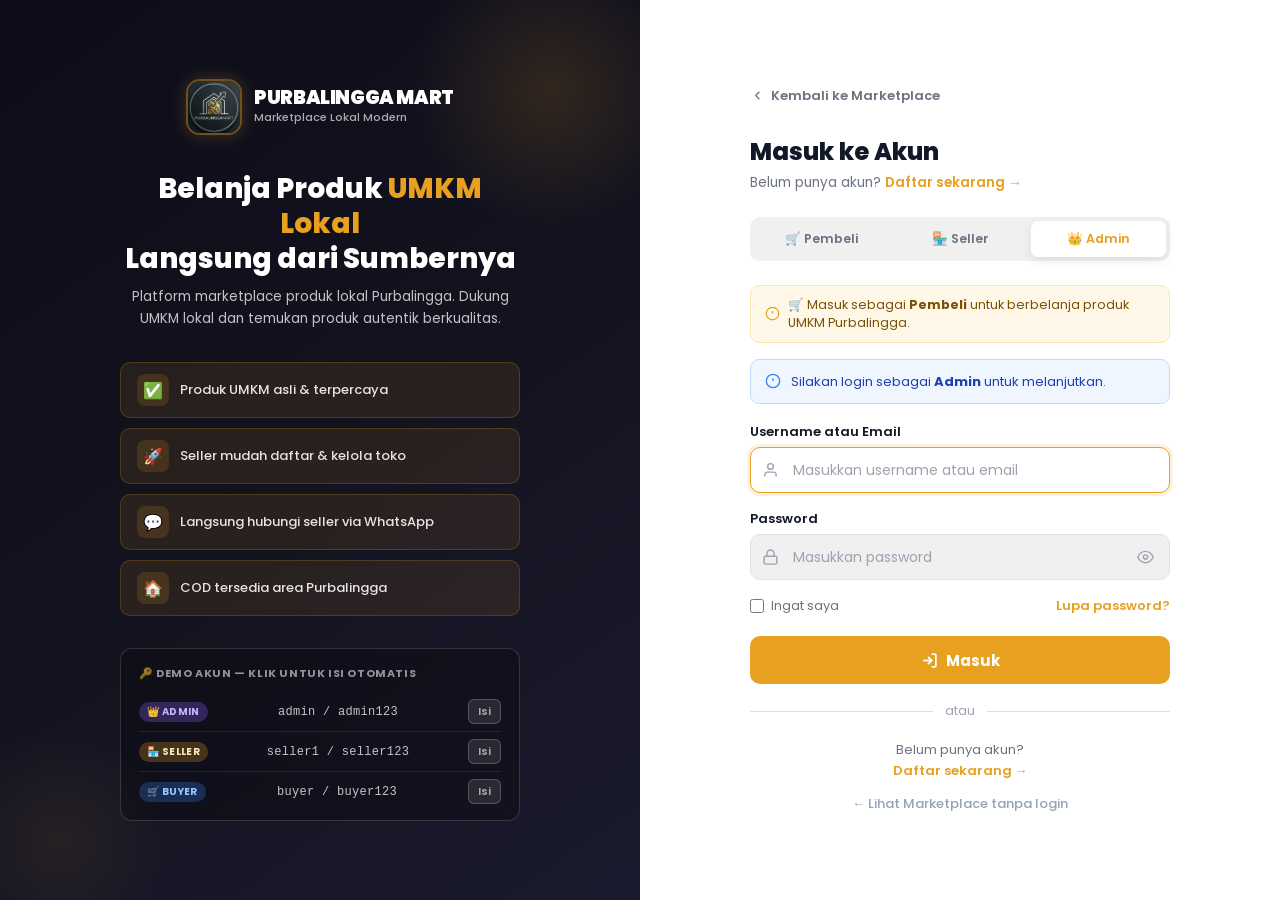
<file: admin.html>
<!DOCTYPE html>
<html lang="id">
<head>
  <meta charset="UTF-8"/>
  <meta name="viewport" content="width=device-width, initial-scale=1.0"/>
  <title>Admin Panel — Purbalingga Mart</title>
  <link rel="stylesheet" href="admin.css"/>
  <link rel="stylesheet" href="assets/css/products.css"/>
  <style>
    .quick-actions {
      display: flex;
      flex-direction: column;
      gap: 10px;
    }
    .qa-item {
      display: flex;
      align-items: center;
      gap: 14px;
      padding: 13px 14px;
      border-radius: 12px;
      border: 1.5px solid #e2e8f0;
      background: #fff;
      cursor: pointer;
      transition: border-color .2s, box-shadow .2s, transform .15s;
    }
    .qa-item:hover {
      border-color: #e8a020;
      box-shadow: 0 3px 12px rgba(232,160,32,.15);
      transform: translateY(-1px);
    }
    .qa-icon {
      width: 44px;
      height: 44px;
      border-radius: 11px;
      display: grid;
      place-items: center;
      flex-shrink: 0;
    }
    .qa-info { flex: 1; min-width: 0; }
    .qa-title { font-size: 13.5px; font-weight: 700; color: #1e293b; }
    .qa-desc  { font-size: 12px; color: #94a3b8; margin-top: 1px; }
    .qa-arrow { color: #cbd5e1; display: flex; align-items: center; flex-shrink: 0; }
    .qa-item:hover .qa-arrow { color: #e8a020; }

    /* ── Laporan Komisi ── */
    .adm-commission-cards {
      display: grid;
      grid-template-columns: repeat(auto-fit, minmax(200px, 1fr));
      gap: 14px;
      margin-bottom: 22px;
    }
    .adm-comm-card {
      background: #fff;
      border: 1.5px solid #e2e8f0;
      border-radius: 14px;
      padding: 18px 20px;
      display: flex;
      flex-direction: column;
      gap: 4px;
    }
    .adm-comm-card-icon { font-size: 24px; margin-bottom: 4px; }
    .adm-comm-card-label { font-size: 11.5px; font-weight: 700; color: #94a3b8; text-transform: uppercase; letter-spacing: .3px; }
    .adm-comm-card-value { font-size: 22px; font-weight: 800; color: #1e293b; }
    .adm-comm-card-sub   { font-size: 11.5px; color: #94a3b8; }
    .adm-comm-block {
      background: #fff;
      border: 1.5px solid #e2e8f0;
      border-radius: 14px;
      padding: 0;
      margin-bottom: 18px;
      overflow: hidden;
    }
    .adm-comm-block-title {
      font-size: 14px;
      font-weight: 700;
      color: #1e293b;
      padding: 16px 20px;
      border-bottom: 1px solid #f1f5f9;
      background: #fafafa;
    }
    .adm-comm-tax-note {
      background: #fff;
      border: 1.5px solid #e2e8f0;
      border-radius: 14px;
      padding: 18px 20px;
      margin-bottom: 18px;
      font-size: 13.5px;
      color: #1e293b;
    }
  </style>
</head>
<body>

<div class="sb-overlay" id="sb-overlay"></div>

<div class="dash-layout">

  <!-- SIDEBAR -->
  <aside class="sidebar">
    <div class="sb-brand">
      <div class="sb-logo">🏪</div>
      <div><div class="sb-brand-name">PURBALINGGA MART</div><div class="sb-brand-sub">Admin Control Panel</div></div>
    </div>
    <div class="sb-admin-badge">
      <div class="sab-icon">👑</div>
      <div><div class="sab-name">Administrator</div><div class="sab-role">Super Admin</div></div>
    </div>
    <nav class="sb-nav">
      <div class="sb-section-label">Overview</div>
      <div class="sb-item active" data-section="dashboard"><svg viewBox="0 0 24 24" fill="none" stroke="currentColor" stroke-width="2"><rect x="3" y="3" width="7" height="7"/><rect x="14" y="3" width="7" height="7"/><rect x="14" y="14" width="7" height="7"/><rect x="3" y="14" width="7" height="7"/></svg><span>Dashboard</span></div>
      <div class="sb-section-label">Manajemen</div>
      <div class="sb-item" data-section="products"><svg viewBox="0 0 24 24" fill="none" stroke="currentColor" stroke-width="2"><path d="M21 16V8a2 2 0 00-1-1.73l-7-4a2 2 0 00-2 0l-7 4A2 2 0 003 8v8a2 2 0 001 1.73l7 4a2 2 0 002 0l7-4A2 2 0 0021 16z"/><polyline points="3.27,6.96 12,12.01 20.73,6.96"/><line x1="12" y1="22.08" x2="12" y2="12"/></svg><span>Kelola Produk</span><span class="sb-badge" id="sb-prod-badge">0</span></div>
      <div class="sb-item" data-section="sellers"><svg viewBox="0 0 24 24" fill="none" stroke="currentColor" stroke-width="2"><path d="M3 9l9-7 9 7v11a2 2 0 01-2 2H5a2 2 0 01-2-2z"/><polyline points="9,22 9,12 15,12 15,22"/></svg><span>Kelola Seller</span><span class="sb-badge" id="sb-seller-badge">0</span></div>
      <div class="sb-section-label">Analitik</div>
      <div class="sb-item" data-section="stats"><svg viewBox="0 0 24 24" fill="none" stroke="currentColor" stroke-width="2"><line x1="18" y1="20" x2="18" y2="10"/><line x1="12" y1="20" x2="12" y2="4"/><line x1="6" y1="20" x2="6" y2="14"/></svg><span>Statistik</span></div>
      <div class="sb-item" data-section="transactions"><svg viewBox="0 0 24 24" fill="none" stroke="currentColor" stroke-width="2"><path d="M9 5H7a2 2 0 00-2 2v12a2 2 0 002 2h10a2 2 0 002-2V7a2 2 0 00-2-2h-2"/><rect x="9" y="3" width="6" height="4" rx="2"/></svg><span>Transaksi</span><span class="sb-badge" id="sb-tx-badge">0</span></div>
      <div class="sb-item" data-section="commission"><svg viewBox="0 0 24 24" fill="none" stroke="currentColor" stroke-width="2"><line x1="12" y1="1" x2="12" y2="23"/><path d="M17 5H9.5a3.5 3.5 0 000 7h5a3.5 3.5 0 010 7H6"/></svg><span>Laporan Komisi</span></div>
      <div class="sb-section-label">Sistem</div>
      <a href="profile.html" class="sb-item"><svg viewBox="0 0 24 24" fill="none" stroke="currentColor" stroke-width="2"><path d="M20 21v-2a4 4 0 00-4-4H8a4 4 0 00-4 4v2"/><circle cx="12" cy="7" r="4"/></svg><span>Profil Saya</span></a>
      <div class="sb-item" data-section="settings"><svg viewBox="0 0 24 24" fill="none" stroke="currentColor" stroke-width="2"><circle cx="12" cy="12" r="3"/><path d="M19.4 15a1.65 1.65 0 00.33 1.82l.06.06a2 2 0 010 2.83 2 2 0 01-2.83 0l-.06-.06a1.65 1.65 0 00-1.82-.33 1.65 1.65 0 00-1 1.51V21a2 2 0 01-4 0v-.09A1.65 1.65 0 009 19.4a1.65 1.65 0 00-1.82.33l-.06.06a2 2 0 01-2.83-2.83l.06-.06A1.65 1.65 0 004.68 15a1.65 1.65 0 00-1.51-1H3a2 2 0 010-4h.09A1.65 1.65 0 004.6 9a1.65 1.65 0 00-.33-1.82l-.06-.06a2 2 0 012.83-2.83l.06.06A1.65 1.65 0 009 4.68a1.65 1.65 0 001-1.51V3a2 2 0 014 0v.09a1.65 1.65 0 001 1.51 1.65 1.65 0 001.82-.33l.06-.06a2 2 0 012.83 2.83l-.06.06A1.65 1.65 0 0019.4 9a1.65 1.65 0 001.51 1H21a2 2 0 010 4h-.09a1.65 1.65 0 00-1.51 1z"/></svg><span>Pengaturan</span></div>
      <a href="index.html" class="sb-item" style="color:rgba(255,255,255,.45)"><svg viewBox="0 0 24 24" fill="none" stroke="currentColor" stroke-width="2"><path d="M3 9l9-7 9 7v11a2 2 0 01-2 2H5a2 2 0 01-2-2z"/><polyline points="9,22 9,12 15,12 15,22"/></svg><span>Lihat Marketplace</span></a>
      <div class="sb-item logout" onclick="PM_AUTH.logout()"><svg viewBox="0 0 24 24" fill="none" stroke="currentColor" stroke-width="2"><path d="M9 21H5a2 2 0 01-2-2V5a2 2 0 012-2h4"/><polyline points="16,17 21,12 16,7"/><line x1="21" y1="12" x2="9" y2="12"/></svg><span>Keluar</span></div>
    </nav>
    <div class="sb-foot"><div>v3.0 Admin · <a href="index.html">Marketplace</a></div></div>
  </aside>

  <!-- MAIN AREA -->
  <div class="main-area">
    <header class="topbar">
      <button class="hamburger" id="hamburger"><span></span><span></span><span></span></button>
      <span class="topbar-title" id="topbar-title">Dashboard</span>
      <div class="topbar-search">
        <input type="search" id="topbar-search" placeholder="Cari produk, seller..." autocomplete="off" oninput="handleTopbarSearch(this.value)"/>
        <svg viewBox="0 0 24 24" fill="none" stroke="currentColor" stroke-width="2"><circle cx="11" cy="11" r="8"/><line x1="21" y1="21" x2="16.65" y2="16.65"/></svg>
      </div>
      <div class="topbar-right">
        <!-- Notifikasi realtime -->
        <div style="position:relative">
          <button class="tb-icon-btn" id="tb-notif-btn" onclick="toggleAdminNotif()" title="Notifikasi">
            <svg viewBox="0 0 24 24" fill="none" stroke="currentColor" stroke-width="2"><path d="M18 8A6 6 0 006 8c0 7-3 9-3 9h18s-3-2-3-9"/><path d="M13.73 21a2 2 0 01-3.46 0"/></svg>
            <div class="tb-notif-dot" id="tb-notif-dot" style="display:none"></div>
          </button>
          <div class="tb-notif-dropdown" id="tb-notif-dropdown" style="display:none">
            <div class="tb-notif-head">🔔 Notifikasi</div>
            <div id="tb-notif-list"></div>
          </div>
        </div>
        <!-- Profile dropdown -->
        <div style="position:relative" id="pm-user-menu">
          <button class="tb-profile" id="pm-profile-btn" onclick="PM_AUTH._toggleDrop()">
            <img id="adm-avatar" src="https://picsum.photos/seed/adminplg/80/80" alt="Admin" style="width:34px;height:34px;border-radius:50%;object-fit:cover"/>
            <div class="tb-profile-info">
              <span class="tb-profile-name" id="adm-name-topbar">Administrator</span>
              <span class="tb-profile-role">👑 Super Admin</span>
            </div>
            <svg viewBox="0 0 24 24" fill="none" stroke="currentColor" stroke-width="2"><polyline points="6,9 12,15 18,9"/></svg>
          </button>
          <div class="pm-dropdown" id="pm-dropdown"></div>
        </div>
      </div>
    </header>

    <main class="content">

      <!-- DASHBOARD -->
      <section class="page active" id="page-dashboard">
        <div class="page-header">
          <div class="page-header-left"><h1>Dashboard Admin 👑</h1><p>Ringkasan performa marketplace Purbalingga Mart — data realtime dari localStorage</p></div>
          <div class="page-header-right">
            <div style="position:relative">
              <button class="btn btn-outline" id="adm-export-btn" onclick="toggleAdmExportMenu()">
                <svg viewBox="0 0 24 24" fill="none" stroke="currentColor" stroke-width="2" width="15" height="15"><path d="M21 15v4a2 2 0 01-2 2H5a2 2 0 01-2-2v-4"/><polyline points="7,10 12,15 17,10"/><line x1="12" y1="15" x2="12" y2="3"/></svg>
                Export Laporan
                <svg viewBox="0 0 24 24" fill="none" stroke="currentColor" stroke-width="2" width="13" height="13"><polyline points="6,9 12,15 18,9"/></svg>
              </button>
              <div id="adm-export-menu" style="display:none;position:absolute;top:calc(100% + 6px);right:0;background:#fff;border:1.5px solid #e2e8f0;border-radius:12px;box-shadow:0 8px 30px rgba(0,0,0,.12);min-width:220px;z-index:500;padding:6px">
                <div onclick="exportProductsCsv();document.getElementById('adm-export-menu').style.display='none'" class="exp-menu-item">📦 Laporan Produk (CSV)</div>
                <div onclick="exportTransactionsCsv();document.getElementById('adm-export-menu').style.display='none'" class="exp-menu-item">💰 Laporan Transaksi (CSV)</div>
                <div onclick="exportAdminReport();document.getElementById('adm-export-menu').style.display='none'" class="exp-menu-item">📊 Laporan Lengkap (CSV)</div>
                <div onclick="exportAllData();document.getElementById('adm-export-menu').style.display='none'" class="exp-menu-item">💾 Backup Data (JSON)</div>
              </div>
            </div>
            <button class="btn btn-solid" onclick="navigate('products')">
              <svg viewBox="0 0 24 24" fill="none" stroke="currentColor" stroke-width="2"><path d="M21 16V8a2 2 0 00-1-1.73l-7-4a2 2 0 00-2 0l-7 4A2 2 0 003 8v8a2 2 0 001 1.73l7 4a2 2 0 002 0l7-4A2 2 0 0021 16z"/></svg>
              Kelola Produk
            </button>
          </div>
        </div>

        <!-- Stat cards — filled by admin.js -->
        <div class="stats-grid">
          <div class="stat-card"><div><div class="stat-label">Total Produk</div><div class="stat-value" id="adm-total-products">0</div><div class="stat-sub up"><svg viewBox="0 0 24 24" fill="none" stroke="currentColor" stroke-width="2"><polyline points="23,6 13.5,15.5 8.5,10.5 1,18"/><polyline points="17,6 23,6 23,12"/></svg>realtime dari DB</div></div><div class="stat-icon ic-green"><svg viewBox="0 0 24 24" fill="none" stroke="currentColor" stroke-width="2"><path d="M21 16V8a2 2 0 00-1-1.73l-7-4a2 2 0 00-2 0l-7 4A2 2 0 003 8v8a2 2 0 001 1.73l7 4a2 2 0 002 0l7-4A2 2 0 0021 16z"/></svg></div></div>
          <div class="stat-card"><div><div class="stat-label">Produk Aktif</div><div class="stat-value" id="adm-active-products">0</div><div class="stat-sub up"><svg viewBox="0 0 24 24" fill="none" stroke="currentColor" stroke-width="2"><polyline points="23,6 13.5,15.5 8.5,10.5 1,18"/><polyline points="17,6 23,6 23,12"/></svg>tampil di marketplace</div></div><div class="stat-icon ic-blue"><svg viewBox="0 0 24 24" fill="none" stroke="currentColor" stroke-width="2"><polyline points="20,6 9,17 4,12"/></svg></div></div>
          <div class="stat-card"><div><div class="stat-label">Total Seller</div><div class="stat-value" id="adm-total-sellers">0</div><div class="stat-sub up"><svg viewBox="0 0 24 24" fill="none" stroke="currentColor" stroke-width="2"><polyline points="23,6 13.5,15.5 8.5,10.5 1,18"/><polyline points="17,6 23,6 23,12"/></svg>+1 bulan ini</div></div><div class="stat-icon ic-orange"><svg viewBox="0 0 24 24" fill="none" stroke="currentColor" stroke-width="2"><path d="M3 9l9-7 9 7v11a2 2 0 01-2 2H5a2 2 0 01-2-2z"/></svg></div></div>
          <div class="stat-card"><div><div class="stat-label">Est. Total Pendapatan</div><div class="stat-value" id="adm-est-revenue" style="font-size:17px">Rp 0</div><div class="stat-sub up"><svg viewBox="0 0 24 24" fill="none" stroke="currentColor" stroke-width="2"><polyline points="23,6 13.5,15.5 8.5,10.5 1,18"/><polyline points="17,6 23,6 23,12"/></svg>+22% vs bulan lalu</div></div><div class="stat-icon ic-purple"><svg viewBox="0 0 24 24" fill="none" stroke="currentColor" stroke-width="2"><line x1="12" y1="1" x2="12" y2="23"/><path d="M17 5H9.5a3.5 3.5 0 000 7h5a3.5 3.5 0 010 7H6"/></svg></div></div>
        </div>

        <!-- Row 2 chips -->
        <div style="display:flex;gap:10px;margin-bottom:22px;flex-wrap:wrap">
          <div style="background:var(--wh);border:1.5px solid var(--brd);border-radius:10px;padding:12px 18px;display:flex;align-items:center;gap:10px;flex:1;min-width:140px"><div style="font-size:22px">🏪</div><div><div style="font-size:11px;font-weight:700;color:var(--txt-m);text-transform:uppercase;letter-spacing:.3px">Total Buyer</div><div style="font-size:20px;font-weight:800;color:var(--g)" id="adm-total-buyers">0</div></div></div>
          <div style="background:var(--wh);border:1.5px solid var(--brd);border-radius:10px;padding:12px 18px;display:flex;align-items:center;gap:10px;flex:1;min-width:140px"><div style="font-size:22px">🔴</div><div><div style="font-size:11px;font-weight:700;color:var(--txt-m);text-transform:uppercase;letter-spacing:.3px">Produk Promo</div><div style="font-size:20px;font-weight:800;color:var(--rd)" id="adm-total-promo">0</div></div></div>
          <div style="background:var(--wh);border:1.5px solid var(--brd);border-radius:10px;padding:12px 18px;display:flex;align-items:center;gap:10px;flex:1;min-width:140px"><div style="font-size:22px">🗂️</div><div><div style="font-size:11px;font-weight:700;color:var(--txt-m);text-transform:uppercase;letter-spacing:.3px">Kategori Aktif</div><div style="font-size:20px;font-weight:800;color:var(--bl)" id="adm-total-categories">0</div></div></div>
          <div style="background:var(--wh);border:1.5px solid var(--brd);border-radius:10px;padding:12px 18px;display:flex;align-items:center;gap:10px;flex:1;min-width:140px"><div style="font-size:22px">📍</div><div><div style="font-size:11px;font-weight:700;color:var(--txt-m);text-transform:uppercase;letter-spacing:.3px">Lokasi Terlayani</div><div style="font-size:20px;font-weight:800;color:var(--or)" id="adm-total-locations">0</div></div></div>
        </div>

        <!-- Category breakdown + Quick Actions -->
        <div class="grid-3-1" style="margin-bottom:20px">
          <div class="card">
            <div class="card-head"><div><h3>🗂️ Distribusi Produk per Kategori</h3><p>Berdasarkan data localStorage realtime</p></div></div>
            <div class="card-body" id="adm-cat-breakdown" style="padding:16px"></div>
          </div>
          <div class="card">
            <div class="card-head"><h3>⚡ Aksi Cepat</h3></div>
            <div class="card-body" style="padding:14px">
              <div class="quick-actions">
                <div class="qa-item" onclick="navigate('products')">
                  <div class="qa-icon" style="background:#fff8e8">
                    <svg viewBox="0 0 24 24" fill="none" stroke="#e8a020" stroke-width="2" width="22" height="22"><path d="M21 16V8a2 2 0 00-1-1.73l-7-4a2 2 0 00-2 0l-7 4A2 2 0 003 8v8a2 2 0 001 1.73l7 4a2 2 0 002 0l7-4A2 2 0 0021 16z"/><polyline points="3.27,6.96 12,12.01 20.73,6.96"/><line x1="12" y1="22.08" x2="12" y2="12"/></svg>
                  </div>
                  <div class="qa-info"><div class="qa-title">Kelola Produk</div><div class="qa-desc">Lihat &amp; moderasi semua produk</div></div>
                  <div class="qa-arrow"><svg viewBox="0 0 24 24" fill="none" stroke="currentColor" stroke-width="2.5" width="16" height="16"><polyline points="9,18 15,12 9,6"/></svg></div>
                </div>
                <div class="qa-item" onclick="navigate('sellers')">
                  <div class="qa-icon" style="background:#eff6ff">
                    <svg viewBox="0 0 24 24" fill="none" stroke="#3b82f6" stroke-width="2" width="22" height="22"><path d="M3 9l9-7 9 7v11a2 2 0 01-2 2H5a2 2 0 01-2-2z"/><polyline points="9,22 9,12 15,12 15,22"/></svg>
                  </div>
                  <div class="qa-info"><div class="qa-title">Kelola Seller</div><div class="qa-desc">Lihat semua toko terdaftar</div></div>
                  <div class="qa-arrow"><svg viewBox="0 0 24 24" fill="none" stroke="currentColor" stroke-width="2.5" width="16" height="16"><polyline points="9,18 15,12 9,6"/></svg></div>
                </div>
                <div class="qa-item" onclick="navigate('stats')">
                  <div class="qa-icon" style="background:#fff7ed">
                    <svg viewBox="0 0 24 24" fill="none" stroke="#f97316" stroke-width="2" width="22" height="22"><line x1="18" y1="20" x2="18" y2="10"/><line x1="12" y1="20" x2="12" y2="4"/><line x1="6" y1="20" x2="6" y2="14"/></svg>
                  </div>
                  <div class="qa-info"><div class="qa-title">Statistik</div><div class="qa-desc">Analitik marketplace</div></div>
                  <div class="qa-arrow"><svg viewBox="0 0 24 24" fill="none" stroke="currentColor" stroke-width="2.5" width="16" height="16"><polyline points="9,18 15,12 9,6"/></svg></div>
                </div>
                <div class="qa-item" onclick="resetDatabase()">
                  <div class="qa-icon" style="background:#fef2f2">
                    <svg viewBox="0 0 24 24" fill="none" stroke="#ef4444" stroke-width="2" width="22" height="22"><polyline points="1,4 1,10 7,10"/><path d="M3.51 15a9 9 0 102.13-9.36L1 10"/></svg>
                  </div>
                  <div class="qa-info"><div class="qa-title">Reset Database</div><div class="qa-desc">Kembalikan ke data awal</div></div>
                  <div class="qa-arrow"><svg viewBox="0 0 24 24" fill="none" stroke="currentColor" stroke-width="2.5" width="16" height="16"><polyline points="9,18 15,12 9,6"/></svg></div>
                </div>
              </div>
            </div>
          </div>
        </div>
      </section>

      <!-- KELOLA PRODUK -->
      <section class="page" id="page-products">
        <div class="page-header">
          <div class="page-header-left"><h1>Kelola Produk</h1><p>Semua produk marketplace — data realtime dari localStorage</p></div>
          <div class="page-header-right">
            <button class="btn btn-outline" onclick="exportProductsCsv()">
              <svg viewBox="0 0 24 24" fill="none" stroke="currentColor" stroke-width="2"><path d="M21 15v4a2 2 0 01-2 2H5a2 2 0 01-2-2v-4"/><polyline points="7,10 12,15 17,10"/><line x1="12" y1="15" x2="12" y2="3"/></svg>Export CSV
            </button>
          </div>
        </div>
        <div class="card">
          <div class="table-controls">
            <div class="tbl-search" style="flex:1;min-width:200px">
              <input id="adm-prod-search" type="search" placeholder="Cari produk atau seller..." oninput="filterAdminProducts()"/>
              <svg viewBox="0 0 24 24" fill="none" stroke="currentColor" stroke-width="2"><circle cx="11" cy="11" r="8"/><line x1="21" y1="21" x2="16.65" y2="16.65"/></svg>
            </div>
            <select class="tbl-filter" id="adm-cat-filter" onchange="filterAdminProducts()"><option value="">Semua Kategori</option><option value="makanan">🍱 Makanan</option><option value="minuman">☕ Minuman</option><option value="kerajinan">🧶 Kerajinan</option><option value="pertanian">🌾 Pertanian</option><option value="fashion">👗 Fashion</option></select>
            <select class="tbl-filter" id="adm-status-filter" onchange="filterAdminProducts()"><option value="">Semua Status</option><option value="active">Aktif</option><option value="suspended">Suspended</option></select>
          </div>
          <div id="admin-products-list" style="padding:0 0 8px">
            <div class="pm-empty-state" style="padding:48px"><div class="pm-empty-icon">📦</div><div class="pm-empty-title">Memuat...</div></div>
          </div>
        </div>
      </section>

      <!-- KELOLA SELLER -->
      <section class="page" id="page-sellers">
        <div class="page-header">
          <div class="page-header-left"><h1>Kelola Seller</h1><p>Semua toko terdaftar di marketplace</p></div>
        </div>
        <div class="card">
          <div class="table-controls">
            <div class="tbl-search" style="flex:1;min-width:200px">
              <input id="adm-seller-search" type="search" placeholder="Cari nama toko..." oninput="filterAdminSellers()"/>
              <svg viewBox="0 0 24 24" fill="none" stroke="currentColor" stroke-width="2"><circle cx="11" cy="11" r="8"/><line x1="21" y1="21" x2="16.65" y2="16.65"/></svg>
            </div>
          </div>
          <div id="admin-sellers-list" style="padding:0 0 8px">
            <div class="pm-empty-state" style="padding:48px"><div class="pm-empty-icon">🏪</div><div class="pm-empty-title">Memuat...</div></div>
          </div>
        </div>
      </section>

      <!-- STATISTIK -->
      <section class="page" id="page-stats">
        <div class="page-header">
          <div class="page-header-left"><h1>Statistik Marketplace</h1><p>Analitik lengkap — data realtime dari localStorage</p></div>
        </div>
        <div class="stats-grid" style="margin-bottom:24px">
          <div class="stat-card"><div><div class="stat-label">Total Produk Aktif</div><div class="stat-value" id="stats-active-prod">-</div></div><div class="stat-icon ic-green"><svg viewBox="0 0 24 24" fill="none" stroke="currentColor" stroke-width="2"><path d="M21 16V8a2 2 0 00-1-1.73l-7-4a2 2 0 00-2 0l-7 4A2 2 0 003 8v8a2 2 0 001 1.73l7 4a2 2 0 002 0l7-4A2 2 0 0021 16z"/></svg></div></div>
          <div class="stat-card"><div><div class="stat-label">Total Terjual</div><div class="stat-value" id="stats-total-sold">-</div></div><div class="stat-icon ic-blue"><svg viewBox="0 0 24 24" fill="none" stroke="currentColor" stroke-width="2"><polyline points="20,6 9,17 4,12"/></svg></div></div>
          <div class="stat-card"><div><div class="stat-label">Seller Aktif</div><div class="stat-value" id="stats-sellers">-</div></div><div class="stat-icon ic-orange"><svg viewBox="0 0 24 24" fill="none" stroke="currentColor" stroke-width="2"><path d="M3 9l9-7 9 7v11a2 2 0 01-2 2H5a2 2 0 01-2-2z"/></svg></div></div>
          <div class="stat-card"><div><div class="stat-label">Est. GMV</div><div class="stat-value" id="stats-gmv" style="font-size:17px">-</div></div><div class="stat-icon ic-purple"><svg viewBox="0 0 24 24" fill="none" stroke="currentColor" stroke-width="2"><line x1="12" y1="1" x2="12" y2="23"/><path d="M17 5H9.5a3.5 3.5 0 000 7h5a3.5 3.5 0 010 7H6"/></svg></div></div>
        </div>

        <!-- Top 5 produk -->
        <div class="card" style="margin-bottom:18px">
          <div class="card-head"><h3>🏆 Top 5 Produk Terlaris (Semua Seller)</h3></div>
          <div id="stats-top5" style="overflow-x:auto"></div>
        </div>

        <!-- Category breakdown -->
        <div class="card">
          <div class="card-head"><h3>🗂️ Distribusi Kategori Produk</h3></div>
          <div class="card-body" id="stats-cat-bars" style="padding:16px"></div>
        </div>
      </section>

      <!-- TRANSAKSI -->
      <section class="page" id="page-transactions">
        <div class="page-header">
          <div class="page-header-left"><h1>Semua Transaksi</h1><p>Riwayat transaksi marketplace — data realtime</p></div>
          <div class="page-header-right">
            <button class="btn btn-outline" onclick="exportTransactionsCsv()">
              <svg viewBox="0 0 24 24" fill="none" stroke="currentColor" stroke-width="2" width="16" height="16"><path d="M21 15v4a2 2 0 01-2 2H5a2 2 0 01-2-2v-4"/><polyline points="7,10 12,15 17,10"/><line x1="12" y1="15" x2="12" y2="3"/></svg>
              Export CSV
            </button>
            <a href="orders.html" class="btn btn-solid" target="_blank">
              <svg viewBox="0 0 24 24" fill="none" stroke="currentColor" stroke-width="2" width="16" height="16"><path d="M9 5H7a2 2 0 00-2 2v12a2 2 0 002 2h10a2 2 0 002-2V7a2 2 0 00-2-2h-2"/><rect x="9" y="3" width="6" height="4" rx="2"/></svg>
              Buka Order Manager
            </a>
          </div>
        </div>
        <!-- Stats -->
        <div class="stats-grid" style="margin-bottom:18px">
          <div class="stat-card"><div><div class="stat-label">Total Transaksi</div><div class="stat-value" id="adm-tx-count">0</div></div><div class="stat-icon ic-green"><svg viewBox="0 0 24 24" fill="none" stroke="currentColor" stroke-width="2"><path d="M9 5H7a2 2 0 00-2 2v12a2 2 0 002 2h10a2 2 0 002-2V7a2 2 0 00-2-2h-2"/><rect x="9" y="3" width="6" height="4" rx="2"/></svg></div></div>
          <div class="stat-card"><div><div class="stat-label">Pending</div><div class="stat-value" id="adm-tx-pending" style="color:var(--or)">0</div></div><div class="stat-icon ic-orange"><svg viewBox="0 0 24 24" fill="none" stroke="currentColor" stroke-width="2"><circle cx="12" cy="12" r="10"/><polyline points="12,6 12,12 16,14"/></svg></div></div>
          <div class="stat-card"><div><div class="stat-label">Selesai</div><div class="stat-value" id="adm-tx-done" style="color:var(--g)">0</div></div><div class="stat-icon ic-blue"><svg viewBox="0 0 24 24" fill="none" stroke="currentColor" stroke-width="2"><polyline points="20,6 9,17 4,12"/></svg></div></div>
          <div class="stat-card"><div><div class="stat-label">Total Revenue</div><div class="stat-value" id="adm-tx-revenue" style="font-size:15px">Rp 0</div></div><div class="stat-icon ic-purple"><svg viewBox="0 0 24 24" fill="none" stroke="currentColor" stroke-width="2"><line x1="12" y1="1" x2="12" y2="23"/><path d="M17 5H9.5a3.5 3.5 0 000 7h5a3.5 3.5 0 010 7H6"/></svg></div></div>
        </div>
        <!-- Filter -->
        <div class="card" style="padding:14px 18px;margin-bottom:14px">
          <div style="display:flex;gap:8px;flex-wrap:wrap;align-items:center">
            <div class="tbl-search" style="flex:1;min-width:200px">
              <input id="adm-tx-search" type="search" placeholder="Cari ID, nama pembeli..." oninput="renderAdminTransactions()"/>
              <svg viewBox="0 0 24 24" fill="none" stroke="currentColor" stroke-width="2"><circle cx="11" cy="11" r="8"/><line x1="21" y1="21" x2="16.65" y2="16.65"/></svg>
            </div>
            <select class="tbl-filter" id="adm-tx-status" onchange="renderAdminTransactions()">
              <option value="">Semua Status</option>
              <option value="pending">⏳ Pending</option>
              <option value="diproses">🔄 Diproses</option>
              <option value="dikirim">🚚 Dikirim</option>
              <option value="selesai">✅ Selesai</option>
            </select>
          </div>
        </div>
        <div class="card">
          <div id="admin-tx-list" style="padding:0 0 8px">
            <div class="pm-empty-state" style="padding:40px"><div class="pm-empty-icon">📋</div><div class="pm-empty-title">Memuat transaksi...</div></div>
          </div>
        </div>
      </section>

      <!-- PENGATURAN -->
      <section class="page" id="page-settings">
        <div class="page-header">
          <div class="page-header-left"><h1>Pengaturan Marketplace</h1><p>Konfigurasi global Purbalingga Mart</p></div>
          <div class="page-header-right"><button class="btn btn-solid" onclick="PM_AUTH.toast('✅ Pengaturan disimpan!','ok')"><svg viewBox="0 0 24 24" fill="none" stroke="currentColor" stroke-width="2"><path d="M19 21H5a2 2 0 01-2-2V5a2 2 0 012-2h11l5 5v11a2 2 0 01-2 2z"/><polyline points="17,21 17,13 7,13 7,21"/><polyline points="7,3 7,8 15,8"/></svg>Simpan</button></div>
        </div>
        <div class="grid-2">
          <div class="card">
            <div class="card-head"><h3>🏪 Informasi Marketplace</h3></div>
            <div class="card-body" style="display:flex;flex-direction:column;gap:14px">
              <div class="form-group"><label class="form-label">Nama Marketplace</label><input class="form-input" type="text" value="Purbalingga Mart"/></div>
              <div class="form-group"><label class="form-label">Tagline</label><input class="form-input" type="text" value="Marketplace Lokal UMKM Purbalingga"/></div>
              <div class="form-group"><label class="form-label">Email Admin</label><input class="form-input" type="email" value="admin@purbalinggamart.id"/></div>
            </div>
          </div>
          <div class="card">
            <div class="card-head"><h3>⚙️ Pengaturan Sistem</h3></div>
            <div class="card-body">
              <div class="setting-row"><div class="setting-info"><h4>Registrasi Seller Terbuka</h4><p>Izinkan pendaftaran toko baru</p></div><label class="toggle"><input type="checkbox" checked><span class="toggle-slider"></span></label></div>
              <div class="setting-row"><div class="setting-info"><h4>Auto-approve Produk</h4><p>Produk langsung aktif tanpa review</p></div><label class="toggle"><input type="checkbox" checked><span class="toggle-slider"></span></label></div>
              <div class="setting-row" style="border-bottom:none"><div class="setting-info"><h4>Chatbot Aktif</h4><p>Tampilkan chatbot di marketplace</p></div><label class="toggle"><input type="checkbox" checked><span class="toggle-slider"></span></label></div>
            </div>
          </div>
        </div>

        <!-- Danger zone -->
        <div style="background:#fef2f2;border:1.5px solid #fecaca;border-radius:var(--r-md);padding:18px;margin-top:18px">
          <div style="font-size:13.5px;font-weight:700;color:#991b1b;margin-bottom:6px">⚠️ Zona Berbahaya — localStorage</div>
          <div style="font-size:12.5px;color:#b91c1c;margin-bottom:12px">Tindakan berikut mempengaruhi data localStorage secara permanen.</div>
          <div style="display:flex;gap:8px;flex-wrap:wrap">
            <button class="btn btn-danger btn-sm" onclick="resetDatabase()">🔄 Reset ke Data Awal</button>
            <button class="btn btn-outline btn-sm" onclick="clearCart()">🛒 Bersihkan Semua Keranjang</button>
          </div>
        </div>
      </section>

      <!-- LAPORAN KOMISI -->
      <section class="page" id="page-commission">
        <div class="page-header">
          <div class="page-header-left">
            <h1>💰 Laporan Komisi Platform</h1>
            <p>Pendapatan service fee 2% dari setiap transaksi — data realtime dari localStorage</p>
          </div>
          <div class="page-header-right">
            <button class="btn btn-outline" onclick="exportCommissionCsv()">
              <svg viewBox="0 0 24 24" fill="none" stroke="currentColor" stroke-width="2" width="15" height="15"><path d="M21 15v4a2 2 0 01-2 2H5a2 2 0 01-2-2v-4"/><polyline points="7,10 12,15 17,10"/><line x1="12" y1="15" x2="12" y2="3"/></svg>
              Export CSV
            </button>
            <button class="btn btn-solid" onclick="PM_ADMIN.renderAdminCommission()">
              <svg viewBox="0 0 24 24" fill="none" stroke="currentColor" stroke-width="2" width="15" height="15"><polyline points="23,4 23,10 17,10"/><path d="M20.49 15a9 9 0 11-2.12-9.36L23 10"/></svg>
              Refresh
            </button>
          </div>
        </div>
        <div id="admin-commission-section">
          <div class="pm-empty-state" style="padding:48px"><div class="pm-empty-icon">💰</div><div class="pm-empty-title">Memuat laporan komisi...</div></div>
        </div>
      </section>

    </main>
  </div>
</div>

<div class="toast-wrap" id="toast-wrap"></div>

<!-- SCRIPTS -->
<script src="auth.js"></script>
<script src="assets/js/storage.js"></script>
<script src="assets/js/transaction.js"></script>
<script src="assets/js/admin.js"></script>

<script>
/* ── Navigation ─────────────────────────────────────── */
function navigate(section) {
  const srch = document.getElementById('topbar-search');
  if (srch) srch.value = '';
  document.querySelectorAll('.sb-item').forEach(el => el.classList.toggle('active', el.dataset.section === section));
  document.querySelectorAll('.page').forEach(p => p.classList.remove('active'));
  const page = document.getElementById('page-' + section);
  if (page) page.classList.add('active');
  const titles = { dashboard:'Dashboard Admin 👑', products:'Kelola Produk', sellers:'Kelola Seller', stats:'Statistik Marketplace', transactions:'Semua Transaksi', commission:'Laporan Komisi 💰', settings:'Pengaturan' };
  document.getElementById('topbar-title').textContent = titles[section] || section;
  if (section === 'products')     PM_ADMIN.renderAdminProducts();
  if (section === 'sellers')      PM_ADMIN.renderAdminSellers();
  if (section === 'stats')        renderAdminStats();
  if (section === 'transactions') renderAdminTransactions();
  if (section === 'commission')   PM_ADMIN.renderAdminCommission();
}

/* ── Hamburger ───────────────────────────────────────── */
document.getElementById('hamburger')?.addEventListener('click', () => {
  document.querySelector('.sidebar').classList.toggle('mobile-open');
  document.getElementById('sb-overlay').classList.toggle('show');
});
document.getElementById('sb-overlay')?.addEventListener('click', () => {
  document.querySelector('.sidebar').classList.remove('mobile-open');
  document.getElementById('sb-overlay').classList.remove('show');
});
document.querySelectorAll('.sb-item').forEach(el => {
  if (el.dataset.section) el.addEventListener('click', () => {
    navigate(el.dataset.section);
    document.querySelector('.sidebar').classList.remove('mobile-open');
    document.getElementById('sb-overlay').classList.remove('show');
  });
});

/* ── Filter functions ────────────────────────────────── */
function filterAdminProducts() {
  const q      = document.getElementById('adm-prod-search')?.value.toLowerCase() || '';
  const cat    = document.getElementById('adm-cat-filter')?.value || '';
  const status = document.getElementById('adm-status-filter')?.value || '';
  let products = PM_DB.getProducts();
  if (q)      products = products.filter(p => p.name.toLowerCase().includes(q) || (p.storeName||'').toLowerCase().includes(q));
  if (cat)    products = products.filter(p => p.category === cat);
  if (status) products = products.filter(p => p.status === status);
  renderProductsTable(products);
}

function filterAdminSellers() {
  const q = document.getElementById('adm-seller-search')?.value.toLowerCase() || '';
  let sellers = PM_AUTH.getUsers().filter(u => u.role === 'seller');
  if (q) sellers = sellers.filter(s => (s.storeName||'').toLowerCase().includes(q) || s.name.toLowerCase().includes(q));
  renderSellersTable(sellers);
}

function handleTopbarSearch(q) {
  const active = document.querySelector('.page.active');
  if (!active) return;
  if (active.id === 'page-products') {
    document.getElementById('adm-prod-search').value = q;
    filterAdminProducts();
  } else if (active.id === 'page-sellers') {
    document.getElementById('adm-seller-search').value = q;
    filterAdminSellers();
  }
}

/* ── Render tables (wrappers that accept filtered data) ── */
function renderProductsTable(products) {
  const el = document.getElementById('admin-products-list');
  if (!el) return;
  const fmt = n => 'Rp ' + Number(n).toLocaleString('id-ID');
  if (!products || !products.length) {
    el.innerHTML = `<div class="pm-empty-state" style="padding:48px"><div class="pm-empty-icon">🔍</div><div class="pm-empty-title">Tidak ada produk ditemukan</div></div>`;
    return;
  }
  el.innerHTML = `<div style="overflow-x:auto"><table class="sp-table">
    <thead><tr><th>Produk</th><th>Toko</th><th>Kategori</th><th>Harga</th><th>Stok</th><th>Terjual</th><th>Status</th><th>Aksi Admin</th></tr></thead>
    <tbody>${products.map(p => `<tr>
      <td><div style="display:flex;align-items:center;gap:10px"><img src="${p.image}" onerror="this.src='https://picsum.photos/seed/${p.id}/80/80'" style="width:42px;height:42px;border-radius:8px;object-fit:cover;flex-shrink:0"><div style="font-weight:600;font-size:13px">${p.name}</div></div></td>
      <td style="font-size:12.5px;color:#64748b">${p.storeName||'-'}</td>
      <td><span class="sp-cat-tag">${p.category}</span></td>
      <td style="font-weight:700;color:#e8a020;font-size:13px">${fmt(p.price)}</td>
      <td style="font-weight:600">${p.stock}</td>
      <td style="font-weight:600">${p.sold}</td>
      <td><span class="sp-status ${p.status==='active'?'sp-active':'sp-suspended'}">${p.status}</span></td>
      <td><div style="display:flex;gap:5px">
        ${p.status==='active'
          ? `<button class="sp-btn sp-btn-suspend" onclick="PM_ADMIN.suspendProduct('${p.id}')">⏸ Suspend</button>`
          : `<button class="sp-btn sp-btn-edit" onclick="PM_ADMIN.activateProduct('${p.id}')">▶ Aktifkan</button>`}
        <button class="sp-btn sp-btn-del" onclick="PM_ADMIN.deleteProduct('${p.id}')">🗑</button>
      </div></td>
    </tr>`).join('')}</tbody>
  </table></div>`;
}

function renderSellersTable(sellers) {
  const el = document.getElementById('admin-sellers-list');
  if (!el) return;
  const fmt = n => 'Rp ' + Number(n).toLocaleString('id-ID');
  if (!sellers || !sellers.length) {
    el.innerHTML = `<div class="pm-empty-state" style="padding:48px"><div class="pm-empty-icon">🏪</div><div class="pm-empty-title">Tidak ada seller</div></div>`;
    return;
  }
  el.innerHTML = `<div style="overflow-x:auto"><table class="sp-table">
    <thead><tr><th>Seller</th><th>Toko</th><th>Kategori</th><th>Lokasi</th><th>Produk</th><th>Terjual</th><th>Status</th></tr></thead>
    <tbody>${sellers.map(s => {
      const prods = PM_DB.getProductsBySeller(s.username);
      const sold  = prods.reduce((sum,p) => sum + (p.sold||0), 0);
      return `<tr>
        <td><div style="display:flex;align-items:center;gap:10px"><img src="${s.avatar||'https://picsum.photos/seed/default/80/80'}" style="width:36px;height:36px;border-radius:50%;object-fit:cover"><div><div style="font-weight:600;font-size:13px">${s.name}</div><div style="font-size:11px;color:#94a3b8">@${s.username}</div></div></div></td>
        <td style="font-weight:600">${s.storeName||'-'}</td>
        <td><span class="sp-cat-tag">${s.category||'-'}</span></td>
        <td style="font-size:12.5px;color:#64748b">📍 ${s.location||'-'}</td>
        <td style="font-weight:600">${prods.length}</td>
        <td style="font-weight:600">${sold}</td>
        <td><span class="sp-status sp-active">active</span></td>
      </tr>`;
    }).join('')}</tbody>
  </table></div>`;
}

/* ── Stats page ─────────────────────────────────────── */
function renderAdminStats() {
  const products = PM_DB.getProducts();
  const active   = products.filter(p => p.status === 'active');
  const sellers  = PM_AUTH.getUsers().filter(u => u.role === 'seller');
  const totalSold= products.reduce((s,p) => s + (p.sold||0), 0);
  const gmv      = products.reduce((s,p) => s + (p.sold||0) * p.price, 0);
  const fmt      = n => 'Rp ' + Number(n).toLocaleString('id-ID');

  document.getElementById('stats-active-prod') && (document.getElementById('stats-active-prod').textContent = active.length);
  document.getElementById('stats-total-sold')  && (document.getElementById('stats-total-sold').textContent = totalSold);
  document.getElementById('stats-sellers')     && (document.getElementById('stats-sellers').textContent = sellers.length);
  document.getElementById('stats-gmv')         && (document.getElementById('stats-gmv').textContent = fmt(gmv));

  // Top 5
  const top5El = document.getElementById('stats-top5');
  if (top5El) {
    const top = [...products].sort((a,b) => b.sold - a.sold).slice(0,5);
    top5El.innerHTML = `<div style="overflow-x:auto"><table class="sp-table">
      <thead><tr><th>#</th><th>Produk</th><th>Toko</th><th>Harga</th><th>Terjual</th><th>Est. Pendapatan</th></tr></thead>
      <tbody>${top.map((p,i) => `<tr>
        <td style="font-weight:800;color:var(--g)">#${i+1}</td>
        <td style="font-weight:600">${p.name}</td>
        <td style="color:#64748b">${p.storeName||'-'}</td>
        <td>${fmt(p.price)}</td>
        <td style="font-weight:700">${p.sold}</td>
        <td style="color:#e8a020;font-weight:800">${fmt(p.sold*p.price)}</td>
      </tr>`).join('')}</tbody>
    </table></div>`;
  }

  // Category bars
  const catEl = document.getElementById('stats-cat-bars');
  if (catEl) {
    const cats = {};
    products.forEach(p => { cats[p.category] = (cats[p.category]||0)+1; });
    catEl.innerHTML = Object.entries(cats).sort((a,b)=>b[1]-a[1]).map(([c,n]) => `
      <div style="display:flex;align-items:center;gap:10px;margin-bottom:12px">
        <span style="font-size:13px;color:#1e293b;min-width:110px;text-transform:capitalize;font-weight:600">${c}</span>
        <div style="flex:1;background:#f1f5f9;border-radius:5px;height:10px;overflow:hidden">
          <div style="width:${Math.round(n/products.length*100)}%;height:100%;background:#e8a020;border-radius:5px;transition:width .6s ease"></div>
        </div>
        <span style="font-size:12px;color:#64748b;min-width:24px;text-align:right;font-weight:700">${n}</span>
      </div>`).join('');
  }
}

/* ── Utility: Override PM_ADMIN render fns to use table wrappers ── */
document.addEventListener('DOMContentLoaded', () => {
  // Override admin.js renderAdminProducts to call our wrapper
  const origRenderProducts = PM_ADMIN.renderAdminProducts;
  PM_ADMIN.renderAdminProducts = function(filter) {
    let products = PM_DB.getProducts();
    if (filter) {
      const q = filter.toLowerCase();
      products = products.filter(p => p.name.toLowerCase().includes(q) || (p.storeName||'').toLowerCase().includes(q));
    }
    renderProductsTable(products);
    // Also update sidebar badge
    document.getElementById('sb-prod-badge') && (document.getElementById('sb-prod-badge').textContent = PM_DB.getProducts().length);
  };

  const origRenderSellers = PM_ADMIN.renderAdminSellers;
  PM_ADMIN.renderAdminSellers = function() {
    renderSellersTable(PM_AUTH.getUsers().filter(u => u.role === 'seller'));
    // Update sidebar badge
    document.getElementById('sb-seller-badge') && (document.getElementById('sb-seller-badge').textContent = PM_AUTH.getUsers().filter(u=>u.role==='seller').length);
  };

  // Initial render
  PM_ADMIN.renderAdminProducts();
  PM_ADMIN.renderAdminSellers();
  updateSidebarBadges();
});

/* ── Update sidebar badges ───────────────────────────── */
function updateSidebarBadges() {
  document.getElementById('sb-prod-badge')   && (document.getElementById('sb-prod-badge').textContent = PM_DB.getProducts().length);
  document.getElementById('sb-seller-badge') && (document.getElementById('sb-seller-badge').textContent = PM_AUTH.getUsers().filter(u=>u.role==='seller').length);
}

/* ── Export CSV ─────────────────────────────────────── */
function exportProductsCsv() {
  const products = PM_DB.getProducts();
  const csv = ['ID,Nama,Toko,Kategori,Harga,Stok,Terjual,Status',
    ...products.map(p => [p.id,`"${p.name}"`,`"${p.storeName||''}"`,p.category,p.price,p.stock,p.sold,p.status].join(','))
  ].join('\n');
  const a = document.createElement('a');
  a.href = URL.createObjectURL(new Blob([csv],{type:'text/csv'}));
  a.download = 'semua-produk-purbalinggamart.csv';
  a.click();
  PM_AUTH.toast('✅ Export berhasil!','ok');
}

function exportAllData() {
  const data = {
    products: PM_DB.getProducts(),
    users: PM_AUTH.getUsers(),
    exportedAt: new Date().toISOString()
  };
  const a = document.createElement('a');
  a.href = URL.createObjectURL(new Blob([JSON.stringify(data,null,2)],{type:'application/json'}));
  a.download = 'purbalingga-mart-backup.json';
  a.click();
  PM_AUTH.toast('✅ Backup JSON berhasil didownload!','ok');
}

/* ── Reset database ─────────────────────────────────── */
function resetDatabase() {
  if (!confirm('Reset semua data produk ke kondisi awal?\n\nData yang ditambahkan seller akan hilang!')) return;
  localStorage.removeItem('pm_db_initialized');
  localStorage.removeItem('pm_products');
  localStorage.removeItem('pm_cart');
  PM_DB.init();
  PM_AUTH.toast('🔄 Database direset ke data awal!','ok');
  PM_ADMIN.renderAdminDashboard();
  PM_ADMIN.renderAdminProducts();
  updateSidebarBadges();
}

function clearCart() {
  if (!confirm('Bersihkan semua keranjang belanja?')) return;
  PM_DB.clearCart();
  PM_AUTH.toast('🛒 Keranjang dibersihkan.','ok');
}

/* ── Admin Transactions ─────────────────────────────── */
function renderAdminTransactions() {
  const fmt = n => 'Rp ' + Number(n).toLocaleString('id-ID');
  const fmtDate = d => new Date(d).toLocaleDateString('id-ID',{day:'2-digit',month:'short',year:'numeric',hour:'2-digit',minute:'2-digit'});
  const STATUS = {pending:{l:'Menunggu',c:'#d97706',bg:'#fef3c7'},diproses:{l:'Diproses',c:'#2563eb',bg:'#dbeafe'},dikirim:{l:'Dikirim',c:'#ea580c',bg:'#fed7aa'},selesai:{l:'Selesai',c:'#c98310',bg:'#fde8b4'}};

  let txns = PM_TX.getAll();
  const q      = document.getElementById('adm-tx-search')?.value.toLowerCase()||'';
  const status = document.getElementById('adm-tx-status')?.value||'';
  if (q)      txns = txns.filter(t => t.transactionId.toLowerCase().includes(q)||t.buyerName?.toLowerCase().includes(q));
  if (status) txns = txns.filter(t => t.status === status);

  // Stats
  const byS = {}; txns.forEach(t=>{byS[t.status]=(byS[t.status]||0)+1;});
  const rev  = txns.reduce((s,t)=>s+t.total,0);
  document.getElementById('adm-tx-count')   && (document.getElementById('adm-tx-count').textContent = txns.length);
  document.getElementById('adm-tx-pending') && (document.getElementById('adm-tx-pending').textContent = byS.pending||0);
  document.getElementById('adm-tx-done')    && (document.getElementById('adm-tx-done').textContent = byS.selesai||0);
  document.getElementById('adm-tx-revenue') && (document.getElementById('adm-tx-revenue').textContent = fmt(rev));
  document.getElementById('sb-tx-badge')    && (document.getElementById('sb-tx-badge').textContent = PM_TX.getAll().length);

  const el = document.getElementById('admin-tx-list');
  if (!el) return;
  if (!txns.length) {
    el.innerHTML = `<div class="pm-empty-state" style="padding:48px"><div class="pm-empty-icon">📋</div><div class="pm-empty-title">Tidak ada transaksi ditemukan</div></div>`;
    return;
  }

  el.innerHTML = `<div style="overflow-x:auto"><table class="sp-table">
    <thead><tr><th>ID Transaksi</th><th>Pembeli</th><th>Produk</th><th>Total</th><th>Metode</th><th>Status</th><th>Tgl</th><th>Aksi</th></tr></thead>
    <tbody>${txns.map(t=>{
      const s = STATUS[t.status]||STATUS.pending;
      return `<tr>
        <td style="font-family:monospace;font-size:11.5px;color:#64748b">${t.transactionId}</td>
        <td>
          <div style="font-weight:700;font-size:13px">${t.buyerName}</div>
          <div style="font-size:11px;color:#94a3b8">${t.address?.city||''}</div>
        </td>
        <td style="font-size:12.5px;color:#475569">${t.products.length} produk · ${t.products.reduce((s,p)=>s+p.qty,0)} item</td>
        <td style="font-weight:800;color:#e8a020;font-size:13px">${fmt(t.total)}</td>
        <td><span style="background:#f1f5f9;color:#64748b;padding:2px 8px;border-radius:5px;font-size:11px;font-weight:700;text-transform:uppercase">${t.paymentMethod}</span></td>
        <td><span style="background:${s.bg};color:${s.c};padding:3px 8px;border-radius:5px;font-size:11px;font-weight:800">${s.l}</span></td>
        <td style="font-size:11.5px;color:#94a3b8">${fmtDate(t.createdAt)}</td>
        <td>
          <div style="display:flex;gap:5px">
            <a href="invoice.html?id=${t.transactionId}" target="_blank" class="sp-btn sp-btn-edit">🧾 Invoice</a>
            ${t.status!=='selesai'?`<button class="sp-btn sp-btn-edit" onclick="adminCompleteTx('${t.transactionId}')">✅</button>`:''}
            <button class="sp-btn sp-btn-del" onclick="adminDeleteTx('${t.transactionId}')">🗑</button>
          </div>
        </td>
      </tr>`;
    }).join('')}</tbody>
  </table></div>`;
}

function adminCompleteTx(id) {
  PM_TX.updateStatus(id,'selesai','Admin menyelesaikan transaksi');
  PM_AUTH.toast('✅ Transaksi diselesaikan','ok');
  renderAdminTransactions();
}

function adminDeleteTx(id) {
  if (!confirm('Hapus transaksi ini?')) return;
  const all = PM_TX.getAll().filter(t=>t.transactionId!==id);
  PM_TX.saveAll(all);
  PM_AUTH.toast('🗑️ Transaksi dihapus','warn');
  renderAdminTransactions();
}

function exportTransactionsCsv() {
  const fmt = n => n;
  const txns = PM_TX.getAll();
  const csv = ['ID,Pembeli,Kota,Total,Metode,Status,Tanggal',
    ...txns.map(t=>[t.transactionId,`"${t.buyerName}"`,`"${t.address?.city||''}"`,t.total,t.paymentMethod,t.status,new Date(t.createdAt).toLocaleDateString('id-ID')].join(','))
  ].join('\n');
  const a=document.createElement('a');
  a.href=URL.createObjectURL(new Blob([csv],{type:'text/csv'}));
  a.download='transaksi-purbalinggamart.csv';
  a.click();
  PM_AUTH.toast('✅ Export transaksi berhasil!','ok');
}


/* ── Export menu toggle ─────────────────────────────── */
function toggleAdmExportMenu() {
  const m = document.getElementById('adm-export-menu');
  if (m) m.style.display = m.style.display === 'none' ? 'block' : 'none';
}
document.addEventListener('click', e => {
  if (!e.target.closest('#adm-export-btn') && !e.target.closest('#adm-export-menu'))
    document.getElementById('adm-export-menu') && (document.getElementById('adm-export-menu').style.display = 'none');
});

/* ── Notifikasi admin realtime ───────────────────────── */
function updateAdminNotifBadge() {
  const txns    = PM_TX ? PM_TX.getAll() : [];
  const pending = txns.filter(t => t.status === 'pending');
  const dot     = document.getElementById('tb-notif-dot');
  if (dot) dot.style.display = pending.length > 0 ? 'block' : 'none';
}

window.toggleAdminNotif = function() {
  const dd  = document.getElementById('tb-notif-dropdown');
  if (!dd) return;
  const open = dd.style.display !== 'none';
  dd.style.display = open ? 'none' : 'block';
  if (!open) {
    const list = document.getElementById('tb-notif-list');
    const txns = PM_TX ? PM_TX.getAll().filter(t => t.status === 'pending').slice(0,6) : [];
    const fmt  = n => 'Rp ' + Number(n).toLocaleString('id-ID');
    if (!txns.length) {
      list.innerHTML = '<div style="text-align:center;padding:20px;color:#94a3b8;font-size:13px">Tidak ada pesanan pending 🎉</div>';
    } else {
      list.innerHTML = txns.map(t => `
        <div class="tb-notif-item" onclick="navigate('transactions');document.getElementById('tb-notif-dropdown').style.display='none'">
          <div class="tb-notif-icon">📦</div>
          <div class="tb-notif-info">
            <div class="tb-notif-title">Pesanan Menunggu</div>
            <div class="tb-notif-sub">${t.buyerName} · ${fmt(t.total)}</div>
            <div class="tb-notif-time">${new Date(t.createdAt).toLocaleString('id-ID',{day:'2-digit',month:'short',hour:'2-digit',minute:'2-digit'})}</div>
          </div>
        </div>`).join('');
    }
  }
};

/* ── Profile dropdown admin ──────────────────────────── */
function initAdminDropdown() {
  const user = PM_AUTH.getCurrentUser();
  if (!user) return;

  const img = document.getElementById('adm-avatar');
  if (img) img.src = user.avatar || `https://picsum.photos/seed/${user.username}/80/80`;
  const nameEl = document.getElementById('adm-name-topbar');
  if (nameEl) nameEl.textContent = user.name;

  const dd = document.getElementById('pm-dropdown');
  if (!dd) return;
  dd.innerHTML = `
    <div class="pm-drop-user">
      <img src="${user.avatar || `https://picsum.photos/seed/${user.username}/80/80`}"
           style="width:40px;height:40px;border-radius:50%;object-fit:cover;border:2px solid #e2e8f0">
      <div>
        <div style="font-size:13px;font-weight:700;color:#1e293b">${user.name}</div>
        <div style="font-size:11px;color:#94a3b8">👑 Admin</div>
      </div>
    </div>
    <div class="pm-drop-divider"></div>
    <div class="pm-drop-item" onclick="navigate('dashboard');document.getElementById('pm-dropdown').classList.remove('open')">🏠 Dashboard</div>
    <div class="pm-drop-item" onclick="navigate('products');document.getElementById('pm-dropdown').classList.remove('open')">📦 Kelola Produk</div>
    <div class="pm-drop-item" onclick="navigate('sellers');document.getElementById('pm-dropdown').classList.remove('open')">🏪 Kelola Seller</div>
    <div class="pm-drop-item" onclick="window.location.href='profile.html'">👤 Profil Saya</div>
    <div class="pm-drop-divider"></div>
    <div class="pm-drop-item pm-drop-item-danger" onclick="PM_AUTH.logout()">🚪 Keluar</div>`;
}

PM_AUTH._toggleDrop = function() {
  document.getElementById('pm-dropdown')?.classList.toggle('open');
};

// Close on outside click
document.addEventListener('click', e => {
  if (!e.target.closest('#pm-user-menu'))
    document.getElementById('pm-dropdown')?.classList.remove('open');
  if (!e.target.closest('#tb-notif-btn') && !e.target.closest('#tb-notif-dropdown'))
    document.getElementById('tb-notif-dropdown') && (document.getElementById('tb-notif-dropdown').style.display = 'none');
});

document.addEventListener('DOMContentLoaded', () => {
  initAdminDropdown();
  updateAdminNotifBadge();
  setInterval(updateAdminNotifBadge, 30000);
});

/* ── Export Komisi CSV ───────────────────────────────── */
function exportCommissionCsv() {
  const report = PM_TX.getCommissionReport();
  const rows   = [
    ['Laporan Komisi Platform — Purbalingga Mart'],
    ['Diekspor', new Date().toLocaleDateString('id-ID')],
    [],
    ['=== RINGKASAN ==='],
    ['Total Komisi', report.totalFee],
    ['Total GMV', report.totalGmv],
    ['Total Transaksi', report.totalTx],
    [],
    ['=== PER BULAN ==='],
    ['Bulan', 'Transaksi', 'GMV', 'Komisi (2%)'],
    ...report.months.map(m => [m.label, m.totalTx, m.totalGmv, m.totalFee]),
    [],
    ['=== PER SELLER ==='],
    ['Username', 'Nama Toko', 'Transaksi', 'GMV Seller', 'Komisi'],
    ...report.sellers.map(s => [s.username, s.storeName, s.totalTx, s.totalGmv, s.totalFee]),
  ];
  const csv = rows.map(r => r.join(',')).join('\n');
  const a   = document.createElement('a');
  a.href    = URL.createObjectURL(new Blob([csv], { type: 'text/csv' }));
  a.download = `laporan-komisi-${new Date().toISOString().slice(0,7)}.csv`;
  a.click();
  PM_AUTH.toast('✅ Export laporan komisi berhasil!', 'ok');
}

</script>
</body>
</html>
</file>
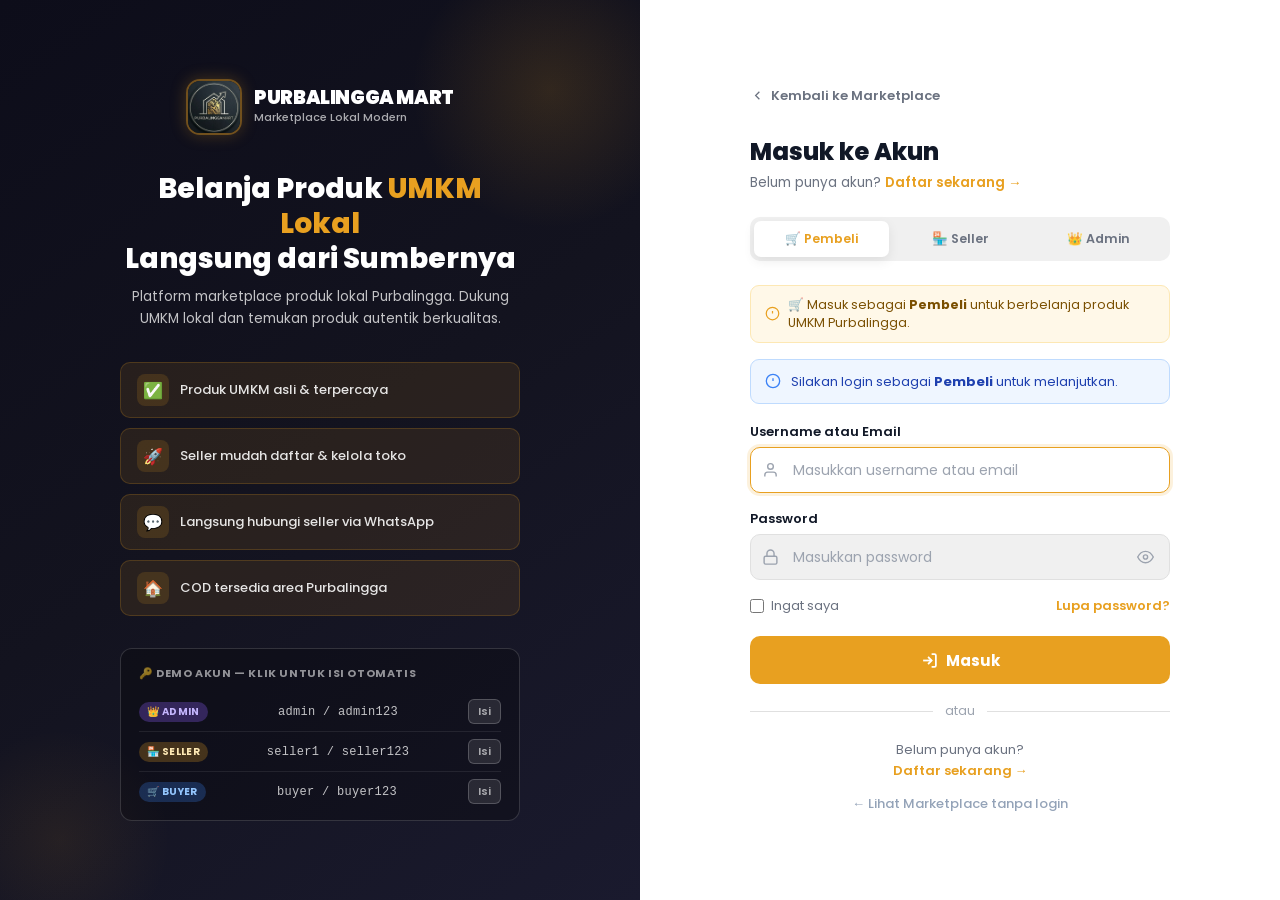
<file: checkout.html>
<!DOCTYPE html>
<html lang="id">
<head>
  <meta charset="UTF-8"/>
  <meta name="viewport" content="width=device-width, initial-scale=1.0"/>
  <title>Checkout — Purbalingga Mart</title>
  <link rel="stylesheet" href="assets/css/checkout.css"/>
  <style>
    /* ── Order Success Overlay ─────────────────────────── */
    #ck-success-overlay {
      position: fixed; inset: 0; background: rgba(0,0,0,.6);
      z-index: 9999; display: grid; place-items: center;
      padding: 20px; backdrop-filter: blur(6px);
      animation: ckFadeIn .3s ease;
    }
    @keyframes ckFadeIn { from { opacity:0 } to { opacity:1 } }

    .ck-success-card {
      background: #fff; border-radius: 20px; padding: 32px 28px;
      max-width: 480px; width: 100%;
      box-shadow: 0 28px 80px rgba(0,0,0,.18);
      animation: ckSlideUp .35s ease;
      max-height: 90vh; overflow-y: auto;
    }
    @keyframes ckSlideUp {
      from { opacity:0; transform:translateY(24px) }
      to   { opacity:1; transform:translateY(0) }
    }

    .ck-success-icon  { font-size: 52px; text-align: center; margin-bottom: 12px; }
    .ck-success-title {
      font-size: 20px; font-weight: 900; color: #1e293b;
      text-align: center; margin: 0 0 6px;
    }
    .ck-success-txid  {
      text-align: center; font-family: 'Courier New', monospace;
      font-size: 12px; color: #94a3b8; margin-bottom: 4px;
    }
    .ck-success-total {
      text-align: center; font-size: 15px; color: #64748b;
      margin-bottom: 24px;
    }
    .ck-success-total strong { color: #e8a020; font-size: 18px; }

    /* WA section */
    .ck-wa-section {
      background: #fff8e8; border: 1.5px solid #fde8b4;
      border-radius: 14px; padding: 18px; margin-bottom: 20px;
    }
    .ck-wa-section-title {
      display: flex; align-items: center; gap: 7px;
      font-size: 13.5px; font-weight: 800; color: #7a4f00;
      margin-bottom: 6px;
    }
    .ck-wa-desc {
      font-size: 12.5px; color: #7a5a2a; margin: 0 0 14px;
      line-height: 1.5;
    }
    .ck-wa-btn {
      display: flex; align-items: flex-start; gap: 10px;
      padding: 12px 14px; border-radius: 10px; text-decoration: none;
      font-size: 13px; font-weight: 700; margin-bottom: 8px;
      transition: all .2s; cursor: pointer; border: none;
      font-family: 'Poppins', sans-serif; width: 100%; box-sizing: border-box;
    }
    .ck-wa-btn:last-child { margin-bottom: 0; }
    .ck-wa-seller {
      background: #25d366; color: #fff;
      flex-direction: column; align-items: flex-start; gap: 3px;
    }
    .ck-wa-seller:hover { background: #1da851; }
    .ck-wa-sub {
      font-size: 11.5px; font-weight: 400; opacity: .85;
      display: flex; align-items: center; gap: 5px;
    }
    .ck-wa-no-number {
      background: #f1f5f9; color: #64748b;
      flex-direction: column; align-items: flex-start; gap: 3px;
    }
    .ck-wa-buyer {
      background: #eff6ff; color: #1e40af; border: 1.5px solid #bfdbfe;
      justify-content: center; font-size: 13px;
    }
    .ck-wa-buyer:hover { background: #dbeafe; }

    /* Action buttons */
    .ck-success-actions {
      display: flex; gap: 10px; flex-wrap: wrap;
    }
    .ck-success-btn {
      flex: 1; padding: 12px 16px; border-radius: 10px;
      font-size: 13.5px; font-weight: 700; text-align: center;
      text-decoration: none; display: block; transition: all .2s;
      font-family: 'Poppins', sans-serif; min-width: 120px;
    }
    .ck-success-btn-primary {
      background: #e8a020; color: #fff;
    }
    .ck-success-btn-primary:hover { background: #c98310; }
    .ck-success-btn-outline {
      background: #f8fafc; color: #475569;
      border: 1.5px solid #e2e8f0;
    }
    .ck-success-btn-outline:hover { border-color: #e8a020; color: #e8a020; }

    @media (max-width: 480px) {
      .ck-success-card { padding: 24px 18px; }
      .ck-success-actions { flex-direction: column; }
    }
  </style>
</head>
<body>

<!-- NAVBAR -->
<nav class="ck-nav">
  <a href="index.html" class="ck-nav-brand">
    <img class="ck-nav-logo-img" src="[data-uri]" alt="Logo" />
    <span class="ck-nav-name">PURBALINGGA MART</span>
  </a>

  <!-- Progress steps -->
  <div class="ck-nav-steps">
    <div class="ck-step done">
      <div class="ck-step-num">✓</div>
      <span>Keranjang</span>
    </div>
    <div class="ck-step-line done"></div>
    <div class="ck-step active">
      <div class="ck-step-num">2</div>
      <span>Checkout</span>
    </div>
    <div class="ck-step-line"></div>
    <div class="ck-step">
      <div class="ck-step-num">3</div>
      <span>Pembayaran</span>
    </div>
  </div>

  <button class="ck-nav-back" onclick="window.history.back()">
    <svg viewBox="0 0 24 24"><polyline points="15,18 9,12 15,6"/></svg>
    Kembali
  </button>
</nav>

<!-- PAGE CONTENT -->
<div class="ck-page" id="ck-page-content">
  <div class="ck-layout">

    <!-- ═══════════════ MAIN COLUMN ═══════════════ -->
    <div class="ck-main">

      <!-- 1. PRODUK YANG DIPESAN -->
      <div class="ck-card">
        <div class="ck-card-head">
          <div class="ck-card-icon green">🛒</div>
          <div>
            <div class="ck-card-title">Produk yang Dipesan</div>
            <div class="ck-card-sub">Pastikan produk sudah sesuai</div>
          </div>
        </div>
        <div class="ck-prod-list" id="ck-product-list">
          <!-- Filled by checkout.js -->
          <div style="padding:40px 20px;text-align:center;color:#94a3b8">
            <div style="font-size:32px;margin-bottom:8px">⏳</div>
            <div>Memuat produk...</div>
          </div>
        </div>
      </div>

      <!-- 2. ALAMAT PENGIRIMAN -->
      <div class="ck-card">
        <div class="ck-card-head">
          <div class="ck-card-icon orange">📍</div>
          <div>
            <div class="ck-card-title">Alamat Pengiriman</div>
            <div class="ck-card-sub">Pastikan alamat lengkap dan benar</div>
          </div>
        </div>
        <div class="ck-card-body">

          <!-- Saved address box -->
          <div class="ck-saved-addr" id="ck-saved-address" style="display:none;margin-bottom:16px">
            <svg viewBox="0 0 24 24"><path d="M21 10c0 7-9 13-9 13S3 17 3 10a9 9 0 0118 0z"/><circle cx="12" cy="10" r="3"/></svg>
            <div class="ck-saved-addr-info">
              <div class="ck-saved-addr-name">— · —</div>
              <div class="ck-saved-addr-detail">Klik untuk menggunakan alamat tersimpan</div>
            </div>
          </div>

          <div class="ck-addr-form">
            <div class="ck-form-grid">
              <div class="ck-form-group">
                <label class="ck-form-label" for="addr-name">Nama Penerima <span class="ck-form-req">*</span></label>
                <input class="ck-form-input" type="text" id="addr-name" placeholder="Nama lengkap penerima" autocomplete="name"/>
              </div>
              <div class="ck-form-group">
                <label class="ck-form-label" for="addr-phone">Nomor HP <span class="ck-form-req">*</span></label>
                <input class="ck-form-input" type="tel" id="addr-phone" placeholder="08xxxxxxxxxx" autocomplete="tel"/>
              </div>
            </div>

            <div class="ck-form-grid">
              <div class="ck-form-group">
                <label class="ck-form-label" for="addr-province">Provinsi <span class="ck-form-req">*</span></label>
                <select class="ck-form-select" id="addr-province">
                  <option value="">-- Pilih Provinsi --</option>
                  <option value="Jawa Tengah" selected>Jawa Tengah</option>
                  <option value="Jawa Barat">Jawa Barat</option>
                  <option value="Jawa Timur">Jawa Timur</option>
                  <option value="DKI Jakarta">DKI Jakarta</option>
                  <option value="DI Yogyakarta">DI Yogyakarta</option>
                  <option value="Banten">Banten</option>
                  <option value="Sumatera Utara">Sumatera Utara</option>
                  <option value="Bali">Bali</option>
                  <option value="Kalimantan">Kalimantan</option>
                  <option value="Sulawesi">Sulawesi</option>
                  <option value="Lainnya">Lainnya</option>
                </select>
              </div>
              <div class="ck-form-group">
                <label class="ck-form-label" for="addr-city">Kota/Kabupaten <span class="ck-form-req">*</span></label>
                <select class="ck-form-select" id="addr-city">
                  <option value="">-- Pilih Kota --</option>
                  <option value="Purbalingga Kota">Kab. Purbalingga</option>
                  <option value="Banyumas">Kab. Banyumas</option>
                  <option value="Cilacap">Kab. Cilacap</option>
                  <option value="Banjarnegara">Kab. Banjarnegara</option>
                  <option value="Kebumen">Kab. Kebumen</option>
                  <option value="Pemalang">Kab. Pemalang</option>
                  <option value="Semarang">Kota Semarang</option>
                  <option value="Yogyakarta">Kota Yogyakarta</option>
                  <option value="Jakarta">DKI Jakarta</option>
                  <option value="Bandung">Kota Bandung</option>
                  <option value="Surabaya">Kota Surabaya</option>
                  <option value="Lainnya">Kota/Kab Lainnya</option>
                </select>
              </div>
            </div>

            <div class="ck-form-grid">
              <div class="ck-form-group">
                <label class="ck-form-label" for="addr-district">Kecamatan</label>
                <input class="ck-form-input" type="text" id="addr-district" placeholder="Nama kecamatan"/>
              </div>
              <div class="ck-form-group">
                <label class="ck-form-label" for="addr-postal">Kode Pos</label>
                <input class="ck-form-input" type="text" id="addr-postal" placeholder="53311" maxlength="5"/>
              </div>
            </div>

            <div class="ck-form-group ck-form-full">
              <label class="ck-form-label" for="addr-detail">Alamat Lengkap <span class="ck-form-req">*</span></label>
              <textarea class="ck-form-textarea" id="addr-detail" rows="3"
                        placeholder="Nama jalan, nomor rumah, RT/RW, patokan, dll."></textarea>
              <div class="ck-form-hint">Contoh: Jl. Mawar No. 5, RT 02/RW 03, dekat Masjid Al-Ikhlas</div>
            </div>
          </div>

        </div>
      </div>

      <!-- 3. PILIH PENGIRIMAN -->
      <div class="ck-card">
        <div class="ck-card-head">
          <div class="ck-card-icon blue">🚚</div>
          <div>
            <div class="ck-card-title">Metode Pengiriman</div>
            <div class="ck-card-sub">Ongkir otomatis berdasarkan lokasi</div>
          </div>
        </div>
        <div class="ck-card-body">
          <div class="ck-shipping-opts" id="ck-shipping-opts">
            <!-- Filled by checkout.js -->
            <div style="padding:20px;text-align:center;color:#94a3b8;font-size:13px">Pilih kota tujuan untuk melihat opsi pengiriman</div>
          </div>
        </div>
      </div>

      <!-- 4. METODE PEMBAYARAN -->
      <div class="ck-card">
        <div class="ck-card-head">
          <div class="ck-card-icon purple">💳</div>
          <div>
            <div class="ck-card-title">Metode Pembayaran</div>
            <div class="ck-card-sub">Pilih metode yang paling nyaman</div>
          </div>
        </div>
        <div class="ck-card-body">
          <div class="ck-pay-grid" id="ck-payment-grid">
            <!-- Filled by checkout.js -->
          </div>

          <!-- Bank transfer detail -->
          <div class="ck-bank-detail" id="ck-bank-detail">
            <div class="ck-bank-row">
              <span class="ck-bank-label">Bank BCA</span>
              <div style="display:flex;align-items:center;gap:8px">
                <span class="ck-bank-value" id="bca-number">1234567890</span>
                <button class="ck-copy-btn" data-val="1234567890">Salin</button>
              </div>
            </div>
            <div class="ck-bank-row">
              <span class="ck-bank-label">Bank BRI</span>
              <div style="display:flex;align-items:center;gap:8px">
                <span class="ck-bank-value">0987654321</span>
                <button class="ck-copy-btn" data-val="0987654321">Salin</button>
              </div>
            </div>
            <div class="ck-bank-row">
              <span class="ck-bank-label">Bank Mandiri</span>
              <div style="display:flex;align-items:center;gap:8px">
                <span class="ck-bank-value">1122334455</span>
                <button class="ck-copy-btn" data-val="1122334455">Salin</button>
              </div>
            </div>
            <div class="ck-bank-row" style="border-top:1px solid #dbeafe;margin-top:4px;padding-top:8px">
              <span class="ck-bank-label">a.n.</span>
              <span class="ck-bank-value">Purbalingga Mart</span>
            </div>
            <div style="font-size:11.5px;color:#1e40af;margin-top:8px;font-weight:500">
              ⚠️ Transfer sesuai total tagihan. Upload bukti ke seller via WhatsApp setelah transfer.
            </div>
          </div>

          <!-- E-wallet detail -->
          <div class="ck-bank-detail" id="ck-ewallet-detail" style="background:#fff8e8;border-color:#fde8b4">
            <div class="ck-bank-row" style="border-color:#fde8b4">
              <span class="ck-bank-label" style="color:#7a4f00">GoPay / OVO / Dana</span>
              <div style="display:flex;align-items:center;gap:8px">
                <span class="ck-bank-value" style="color:#7a4f00">0812-3456-7890</span>
                <button class="ck-copy-btn" data-val="081234567890" style="background:#fde8b4;color:#7a4f00">Salin</button>
              </div>
            </div>
            <div style="font-size:11.5px;color:#7a4f00;margin-top:6px;font-weight:500">
              ✅ Transfer ke nomor di atas lalu konfirmasi ke seller via WhatsApp.
            </div>
          </div>

          <!-- QRIS box -->
          <!-- QRIS box — diisi otomatis dari Supabase oleh PM_QRIS.renderInCheckout() -->
          <div class="ck-qris-box" id="ck-qris-box">
            <div class="ck-qris-img">
              <div style="text-align:center">
                <div style="font-size:28px;margin-bottom:4px">📱</div>
                <div style="font-size:11px;color:#64748b">QR Code<br>Purbalingga Mart</div>
              </div>
            </div>
            <div style="font-size:12.5px;color:#64748b;font-weight:500">
              Scan dengan GoPay, OVO, Dana, ShopeePay, atau m-banking
            </div>
          </div>

        </div>
      </div>

      <!-- 5. VOUCHER -->
      <div class="ck-card">
        <div class="ck-card-head">
          <div class="ck-card-icon orange">🎟️</div>
          <div>
            <div class="ck-card-title">Voucher & Promo</div>
            <div class="ck-card-sub">Masukkan kode untuk mendapatkan diskon</div>
          </div>
        </div>
        <div class="ck-card-body">
          <div class="ck-voucher-row">
            <input class="ck-voucher-input" type="text" id="ck-voucher-input"
                   placeholder="Contoh: HEMAT10 atau GRATISONGKIR"/>
            <button class="ck-voucher-btn" id="ck-voucher-btn">Pakai</button>
          </div>

          <!-- Applied badge -->
          <div class="ck-voucher-applied" id="ck-voucher-applied">
            <div class="ck-voucher-applied-txt">✅ <span id="ck-voucher-label">Voucher Aktif</span></div>
            <button class="ck-voucher-remove" id="ck-voucher-remove">Hapus</button>
          </div>

          <!-- Available vouchers chips -->
          <div class="ck-voucher-list" id="ck-voucher-chips">
            <!-- Filled by checkout.js -->
          </div>
          <div style="font-size:11.5px;color:#94a3b8;margin-top:8px">
            💡 Coba: <strong>HEMAT10</strong>, <strong>HEMAT20</strong>, <strong>GRATISONGKIR</strong>, <strong>DISKON50</strong>
          </div>
        </div>
      </div>

    </div><!-- /ck-main -->

    <!-- ═══════════════ SIDEBAR SUMMARY ═══════════════ -->
    <aside class="ck-aside">
      <div class="ck-card ck-summary">
        <div class="ck-sum-title">Ringkasan Pesanan</div>

        <!-- Product preview -->
        <div id="ck-sum-products">
          <!-- Filled by checkout.js -->
        </div>

        <div class="ck-sum-body">
          <div class="ck-sum-row">
            <span>Subtotal</span>
            <span class="ck-sum-val" id="sum-subtotal">Rp 0</span>
          </div>
          <div class="ck-sum-row">
            <span>Jumlah Item</span>
            <span class="ck-sum-val" id="sum-items">0 produk</span>
          </div>
          <div class="ck-sum-row">
            <span>Ongkos Kirim</span>
            <span class="ck-sum-val" id="sum-shipping">—</span>
          </div>
          <div class="ck-sum-row" id="sum-discount-row" style="display:none">
            <span>Diskon Voucher</span>
            <span class="ck-sum-val red" id="sum-discount">Rp 0</span>
          </div>
          <div class="ck-sum-row">
            <span>Biaya Layanan</span>
            <span class="ck-sum-val" id="sum-service">Rp 0</span>
          </div>
          <div class="ck-sum-divider"></div>
          <div class="ck-sum-row total">
            <span>TOTAL</span>
            <span id="sum-total">Rp 0</span>
          </div>
        </div>

        <div style="padding:0 16px 16px">
          <button class="ck-submit-btn" id="ck-submit-btn" disabled>
            <svg viewBox="0 0 24 24"><polyline points="20,6 9,17 4,12"/></svg>
            Buat Pesanan · <span id="sum-btn-total">Rp 0</span>
          </button>
          <div class="ck-security">
            <svg viewBox="0 0 24 24"><path d="M12 22s8-4 8-10V5l-8-3-8 3v7c0 6 8 10 8 10z"/></svg>
            Transaksi aman & terenkripsi
          </div>
          <div style="text-align:center;font-size:11.5px;color:#94a3b8;margin-top:8px">
            Dengan menekan tombol di atas, Anda menyetujui
            <a href="#" style="color:#e8a020" onclick="return false">Syarat & Ketentuan</a> kami.
          </div>
        </div>
      </div>

      <!-- Why trust us -->
      <div style="background:#fff;border:1px solid #e2e8f0;border-radius:14px;padding:16px 18px;margin-top:14px">
        <div style="font-size:12.5px;font-weight:700;color:#1e293b;margin-bottom:12px">🛡️ Belanja Aman di Purbalingga Mart</div>
        <div style="display:flex;flex-direction:column;gap:8px">
          <div style="display:flex;align-items:center;gap:10px;font-size:12.5px;color:#475569">
            <span style="font-size:16px">✅</span><span>Produk UMKM asli & terpercaya</span>
          </div>
          <div style="display:flex;align-items:center;gap:10px;font-size:12.5px;color:#475569">
            <span style="font-size:16px">💚</span><span>COD tersedia area Purbalingga</span>
          </div>
          <div style="display:flex;align-items:center;gap:10px;font-size:12.5px;color:#475569">
            <span style="font-size:16px">🔒</span><span>Data transaksi aman & privat</span>
          </div>
          <div style="display:flex;align-items:center;gap:10px;font-size:12.5px;color:#475569">
            <span style="font-size:16px">🔄</span><span>Mudah komplain ke seller</span>
          </div>
        </div>
      </div>
    </aside>

  </div><!-- /ck-layout -->
</div><!-- /ck-page -->

<div id="ck-toast-wrap" class="ck-toast-wrap"></div>

<!-- Scripts -->
<script src="auth.js"></script>
<script src="assets/js/storage.js"></script>
<script src="assets/js/transaction.js"></script>
<script src="assets/js/checkout.js"></script>

<!-- Auto-render QRIS saat payment QRIS dipilih -->
<script>
  document.addEventListener('DOMContentLoaded', () => {
    // Patch showPaymentDetail supaya render QRIS dari Supabase
    const _origRender = window.PM_CHECKOUT;
    document.getElementById('ck-payment-grid')?.addEventListener('click', (e) => {
      const card = e.target.closest('.ck-pay-card');
      if (card && card.dataset.method === 'qris') {
        setTimeout(() => {
          if (typeof PM_QRIS !== 'undefined') PM_QRIS.renderInCheckout();
        }, 50);
      }
    });
  });
</script>

<!-- Update cart.js checkout() to redirect to checkout page -->
<script>
  document.addEventListener('DOMContentLoaded', () => {
    if (window.PM_CART) {
      PM_CART.checkout = function() {
        const cart = PM_DB.getCart();
        if (!cart.length) { PM_AUTH.toast('Keranjang kosong!','err'); return; }
        if (!PM_AUTH.isLoggedIn()) { PM_AUTH.showLoginModal(); return; }
        window.location.href = 'checkout.html';
      };
    }
  });
</script>
</body>
</html>
</file>
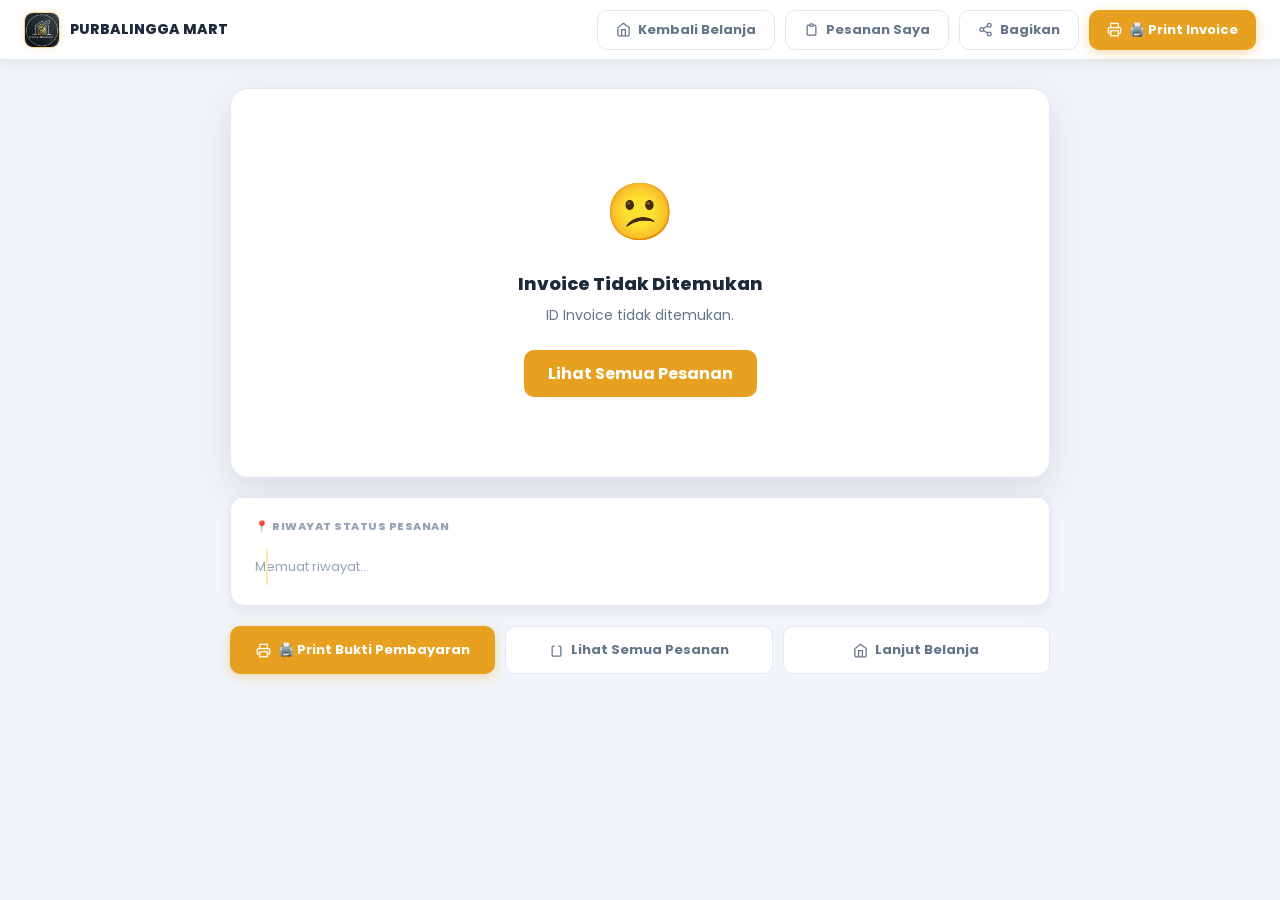
<file: invoice.html>
<!DOCTYPE html>
<html lang="id">
<head>
  <meta charset="UTF-8"/>
  <meta name="viewport" content="width=device-width, initial-scale=1.0"/>
  <title>Invoice — Purbalingga Mart</title>
  <link rel="stylesheet" href="assets/css/invoice.css"/>
</head>
<body>

<!-- NAVBAR (hidden on print) -->
<nav class="inv-nav no-print">
  <a href="index.html" class="inv-nav-brand">
    <img class="inv-nav-logo-img" src="[data-uri]" alt="Logo" />
    <span class="inv-nav-name">PURBALINGGA MART</span>
  </a>
  <div class="inv-nav-acts">
    <button class="inv-btn inv-btn-outline" id="inv-home-btn">
      <svg viewBox="0 0 24 24"><path d="M3 9l9-7 9 7v11a2 2 0 01-2 2H5a2 2 0 01-2-2z"/><polyline points="9,22 9,12 15,12 15,22"/></svg>
      Kembali Belanja
    </button>
    <button class="inv-btn inv-btn-outline" id="inv-orders-btn">
      <svg viewBox="0 0 24 24"><path d="M9 5H7a2 2 0 00-2 2v12a2 2 0 002 2h10a2 2 0 002-2V7a2 2 0 00-2-2h-2"/><rect x="9" y="3" width="6" height="4" rx="2"/></svg>
      Pesanan Saya
    </button>
    <button class="inv-btn inv-btn-outline no-print" id="inv-share-btn">
      <svg viewBox="0 0 24 24"><circle cx="18" cy="5" r="3"/><circle cx="6" cy="12" r="3"/><circle cx="18" cy="19" r="3"/><line x1="8.59" y1="13.51" x2="15.42" y2="17.49"/><line x1="15.41" y1="6.51" x2="8.59" y2="10.49"/></svg>
      Bagikan
    </button>
    <button class="inv-btn inv-btn-primary no-print" id="inv-print-btn">
      <svg viewBox="0 0 24 24"><polyline points="6,9 6,2 18,2 18,9"/><path d="M6 18H4a2 2 0 01-2-2v-5a2 2 0 012-2h16a2 2 0 012 2v5a2 2 0 01-2 2h-2"/><rect x="6" y="14" width="12" height="8"/></svg>
      🖨️ Print Invoice
    </button>
  </div>
</nav>

<div class="inv-page">

  <!-- Status banner (hidden on print) -->
  <div class="inv-status-banner pending no-print" id="inv-status-banner">
    <div class="inv-status-icon">⏳</div>
    <div class="inv-status-info">
      <h3>Memuat status...</h3>
      <p>Sedang mengambil data invoice...</p>
    </div>
  </div>

  <!-- THE PRINTABLE INVOICE -->
  <div id="invoice-print-area">
    <!-- Filled by invoice.js -->
    <div style="padding:80px 20px;text-align:center;color:#94a3b8">
      <div style="font-size:40px;margin-bottom:12px">🧾</div>
      <div style="font-size:15px;font-weight:600;color:#475569">Memuat invoice...</div>
    </div>
  </div>

  <!-- Timeline (visible on screen, hidden on print by print CSS if you want) -->
  <div style="background:#fff;border:1px solid #e2e8f0;border-radius:14px;margin-top:18px;overflow:hidden;box-shadow:0 4px 14px rgba(0,0,0,.07)">
    <div class="inv-timeline">
      <div class="inv-timeline-title">📍 Riwayat Status Pesanan</div>
      <div class="inv-timeline-list" id="inv-timeline">
        <!-- Filled by invoice.js -->
        <div style="color:#94a3b8;font-size:13px;padding:8px 0">Memuat riwayat...</div>
      </div>
    </div>
  </div>

  <!-- Action bar at bottom (hidden on print) -->
  <div class="no-print" style="display:flex;gap:10px;margin-top:20px;flex-wrap:wrap">
    <button onclick="window.print()" class="inv-btn inv-btn-primary" style="flex:1;justify-content:center;padding:13px">
      <svg viewBox="0 0 24 24"><polyline points="6,9 6,2 18,2 18,9"/><path d="M6 18H4a2 2 0 01-2-2v-5a2 2 0 012-2h16a2 2 0 012 2v5a2 2 0 01-2 2h-2"/><rect x="6" y="14" width="12" height="8"/></svg>
      🖨️ Print Bukti Pembayaran
    </button>
    <a href="orders.html" class="inv-btn inv-btn-outline" style="flex:1;justify-content:center;padding:13px">
      <svg viewBox="0 0 24 24"><path d="M9 5H7a2 2 0 00-2 2v12a2 2 0 002 2h10a2 2 0 002-2V7a2 2 0 00-2-2h-2"/></svg>
      Lihat Semua Pesanan
    </a>
    <a href="index.html" class="inv-btn inv-btn-outline" style="flex:1;justify-content:center;padding:13px">
      <svg viewBox="0 0 24 24"><path d="M3 9l9-7 9 7v11a2 2 0 01-2 2H5a2 2 0 01-2-2z"/><polyline points="9,22 9,12 15,12 15,22"/></svg>
      Lanjut Belanja
    </a>
  </div>

</div><!-- /inv-page -->

<!-- Scripts -->
<script src="auth.js"></script>
<script ></script>
<script src="assets/js/storage.js"></script>
<script src="assets/js/transaction.js"></script>
<script src="assets/js/invoice.js"></script>
</body>
</html>
</file>
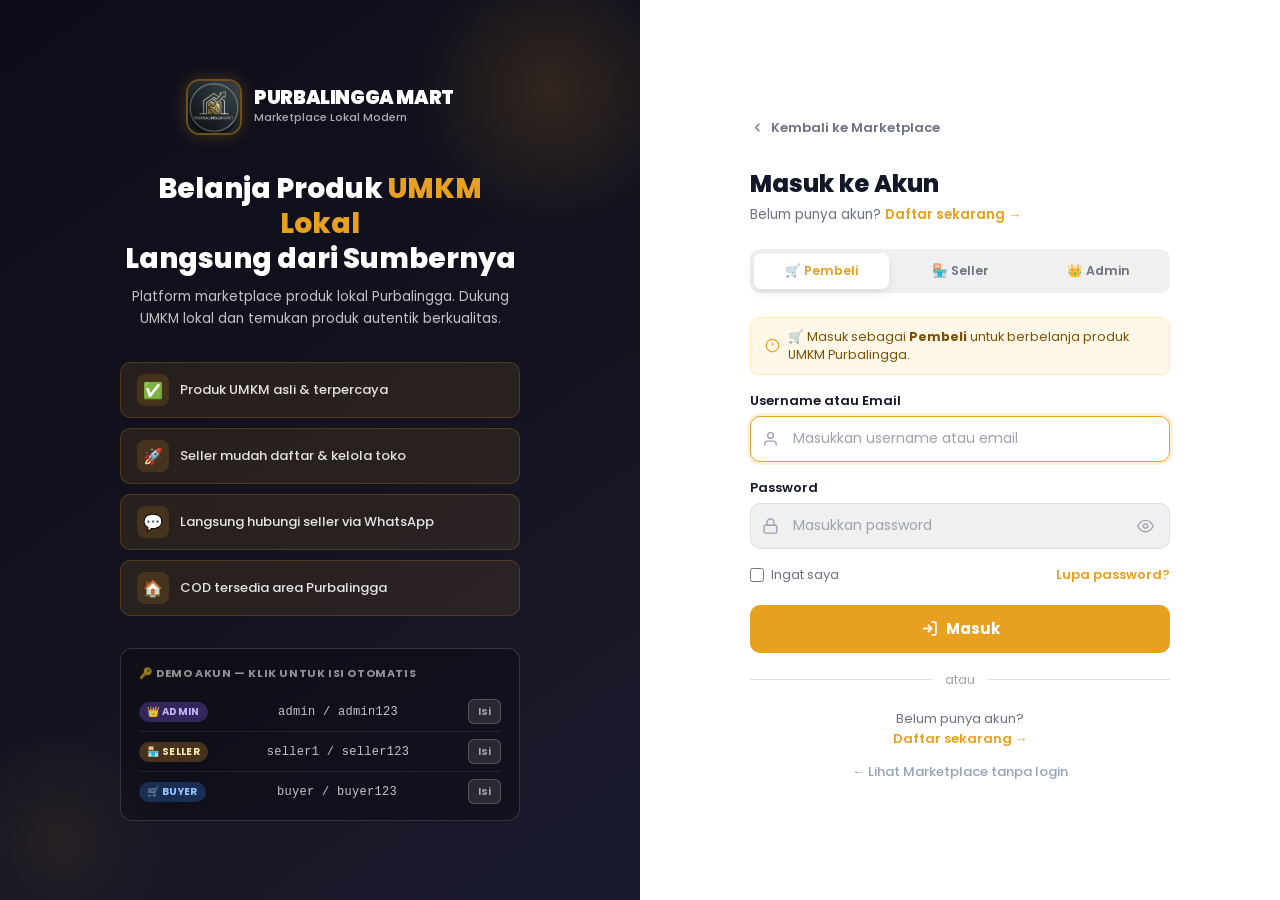
<file: login.html>
<!DOCTYPE html>
<html lang="id">
<head>
  <meta charset="UTF-8"/>
  <meta name="viewport" content="width=device-width, initial-scale=1.0"/>
  <title>Masuk — Purbalingga Mart</title>
  <link rel="stylesheet" href="login.css"/>
</head>
<body>

<div class="auth-page">

  <!-- ============================================================
       LEFT PANEL — Branding
       ============================================================ -->
  <div class="auth-left">
    <div class="auth-left-content">

      <!-- Brand -->
      <div class="al-brand">
        <img class="al-logo-img" src="[data-uri]" alt="Purbalingga Mart Logo" />
        <div class="al-brand-texts">
          <div class="al-brand-name">PURBALINGGA MART</div>
          <div class="al-brand-sub">Marketplace Lokal Modern</div>
        </div>
      </div>

      <h2 class="al-headline">Belanja Produk <em>UMKM Lokal</em><br>Langsung dari Sumbernya</h2>
      <p class="al-desc">Platform marketplace produk lokal Purbalingga. Dukung UMKM lokal dan temukan produk autentik berkualitas.</p>

      <!-- Features -->
      <div class="al-features">
        <div class="al-feat">
          <div class="al-feat-icon">✅</div>
          <div class="al-feat-text">Produk UMKM asli & terpercaya</div>
        </div>
        <div class="al-feat">
          <div class="al-feat-icon">🚀</div>
          <div class="al-feat-text">Seller mudah daftar & kelola toko</div>
        </div>
        <div class="al-feat">
          <div class="al-feat-icon">💬</div>
          <div class="al-feat-text">Langsung hubungi seller via WhatsApp</div>
        </div>
        <div class="al-feat">
          <div class="al-feat-icon">🏠</div>
          <div class="al-feat-text">COD tersedia area Purbalingga</div>
        </div>
      </div>

      <!-- Demo credentials -->
      <div class="al-creds">
        <div class="al-creds-title">🔑 Demo Akun — Klik untuk isi otomatis</div>

        <div class="al-creds-row">
          <span class="al-creds-role cr-admin">👑 Admin</span>
          <span class="al-creds-detail">admin / admin123</span>
          <button class="al-creds-btn" onclick="fillDemo('admin','admin123','admin')">Isi</button>
        </div>
        <div class="al-creds-row">
          <span class="al-creds-role cr-seller">🏪 Seller</span>
          <span class="al-creds-detail">seller1 / seller123</span>
          <button class="al-creds-btn" onclick="fillDemo('seller1','seller123','seller')">Isi</button>
        </div>
        <div class="al-creds-row">
          <span class="al-creds-role cr-buyer">🛒 Buyer</span>
          <span class="al-creds-detail">buyer / buyer123</span>
          <button class="al-creds-btn" onclick="fillDemo('buyer','buyer123','buyer')">Isi</button>
        </div>
      </div>

    </div>
  </div>

  <!-- ============================================================
       RIGHT PANEL — Form
       ============================================================ -->
  <div class="auth-right">
    <div class="auth-form-wrap">

      <!-- Back link -->
      <a href="index.html" class="auth-back">
        <svg viewBox="0 0 24 24"><polyline points="15,18 9,12 15,6"/></svg>
        Kembali ke Marketplace
      </a>

      <!-- Heading -->
      <h1 class="auth-heading">Masuk ke Akun</h1>
      <p class="auth-sub">Belum punya akun? <a href="register-store.html">Daftar sekarang →</a></p>

      <!-- Demo accounts — mobile only (desktop version lives in .auth-left) -->
      <details class="mob-demo-creds">
        <summary>
          <svg viewBox="0 0 24 24" width="14" height="14" fill="none" stroke="currentColor" stroke-width="2"><circle cx="7.5" cy="15.5" r="5.5"/><path d="M21 2l-9.6 9.6M15.5 7.5L19 4l3 3-3.5 3.5"/></svg>
          Demo Akun — klik untuk isi otomatis
        </summary>
        <div class="mob-demo-list">
          <div class="mob-demo-row">
            <span class="al-creds-role cr-admin">👑 Admin</span>
            <span class="mob-demo-detail">admin / admin123</span>
            <button type="button" class="mob-demo-btn" onclick="fillDemo('admin','admin123','admin')">Isi</button>
          </div>
          <div class="mob-demo-row">
            <span class="al-creds-role cr-seller">🏪 Seller</span>
            <span class="mob-demo-detail">seller1 / seller123</span>
            <button type="button" class="mob-demo-btn" onclick="fillDemo('seller1','seller123','seller')">Isi</button>
          </div>
          <div class="mob-demo-row">
            <span class="al-creds-role cr-buyer">🛒 Buyer</span>
            <span class="mob-demo-detail">buyer / buyer123</span>
            <button type="button" class="mob-demo-btn" onclick="fillDemo('buyer','buyer123','buyer')">Isi</button>
          </div>
        </div>
      </details>

      <!-- Role Tabs -->
      <div class="role-tabs" role="tablist" aria-label="Pilih tipe akun">
        <button class="role-tab active" data-role="buyer"  role="tab">🛒 Pembeli</button>
        <button class="role-tab"        data-role="seller" role="tab">🏪 Seller</button>
        <button class="role-tab"        data-role="admin"  role="tab">👑 Admin</button>
      </div>

      <!-- Role info -->
      <div class="role-info">
        <svg viewBox="0 0 24 24"><circle cx="12" cy="12" r="10"/><line x1="12" y1="8" x2="12" y2="12"/><line x1="12" y1="16" x2="12.01" y2="16"/></svg>
        <span id="role-info-text"></span>
      </div>

      <!-- Alert -->
      <div class="auth-alert" id="login-alert" role="alert">
        <svg viewBox="0 0 24 24"><circle cx="12" cy="12" r="10"/><line x1="12" y1="8" x2="12" y2="12"/><line x1="12" y1="16" x2="12.01" y2="16"/></svg>
        <span id="login-alert-msg"></span>
      </div>

      <!-- Form -->
      <form id="login-form" novalidate autocomplete="off" onsubmit="return false">

        <!-- Username -->
        <div class="form-group">
          <label class="form-label" for="login-user">Username atau Email</label>
          <div class="input-wrap">
            <svg class="fi" viewBox="0 0 24 24"><path d="M20 21v-2a4 4 0 00-4-4H8a4 4 0 00-4 4v2"/><circle cx="12" cy="7" r="4"/></svg>
            <input
              class="form-input" type="text" id="login-user"
              placeholder="Masukkan username atau email"
              autocomplete="username" spellcheck="false"
              aria-label="Username atau Email"
            />
          </div>
        </div>

        <!-- Password -->
        <div class="form-group">
          <label class="form-label" for="login-pass">Password</label>
          <div class="input-wrap">
            <svg class="fi" viewBox="0 0 24 24"><rect x="3" y="11" width="18" height="11" rx="2"/><path d="M7 11V7a5 5 0 0110 0v4"/></svg>
            <input
              class="form-input" type="password" id="login-pass"
              placeholder="Masukkan password"
              autocomplete="current-password"
              aria-label="Password"
              style="padding-right:44px"
            />
            <button type="button" class="pass-toggle" id="pass-toggle-btn" aria-label="Tampilkan password">
              <svg viewBox="0 0 24 24"><path d="M1 12s4-8 11-8 11 8 11 8-4 8-11 8-11-8-11-8z"/><circle cx="12" cy="12" r="3"/></svg>
            </button>
          </div>
        </div>

        <!-- Remember me -->
        <div style="display:flex;align-items:center;justify-content:space-between;margin-bottom:20px">
          <label style="display:flex;align-items:center;gap:7px;font-size:13px;color:#6b7280;cursor:pointer">
            <input type="checkbox" id="remember-me" style="accent-color:#e8a020;width:14px;height:14px">
            Ingat saya
          </label>
          <a href="#" style="font-size:13px;color:#e8a020;font-weight:600" onclick="PM_AUTH.toast('Fitur reset password segera hadir!','info');return false">Lupa password?</a>
        </div>

        <!-- Submit -->
        <button type="button" class="form-submit" id="login-submit">
          <svg viewBox="0 0 24 24"><path d="M15 3h4a2 2 0 012 2v14a2 2 0 01-2 2h-4"/><polyline points="10,17 15,12 10,7"/><line x1="15" y1="12" x2="3" y2="12"/></svg>
          Masuk
        </button>

      </form>

      <!-- Divider -->
      <div class="form-divider">atau</div>

      <!-- Register link -->
      <div class="auth-footer-text">
        Belum punya akun?<br>
        <a href="register-store.html">Daftar sekarang →</a>
      </div>

      <!-- Go back -->
      <div class="auth-footer-text" style="margin-top:12px">
        <a href="index.html" style="color:#94a3b8;font-weight:500">← Lihat Marketplace tanpa login</a>
      </div>

    </div>
  </div>

</div><!-- /auth-page -->

<script src="auth.js"></script>
<script src="login.js"></script>

</body>
</html>
</file>
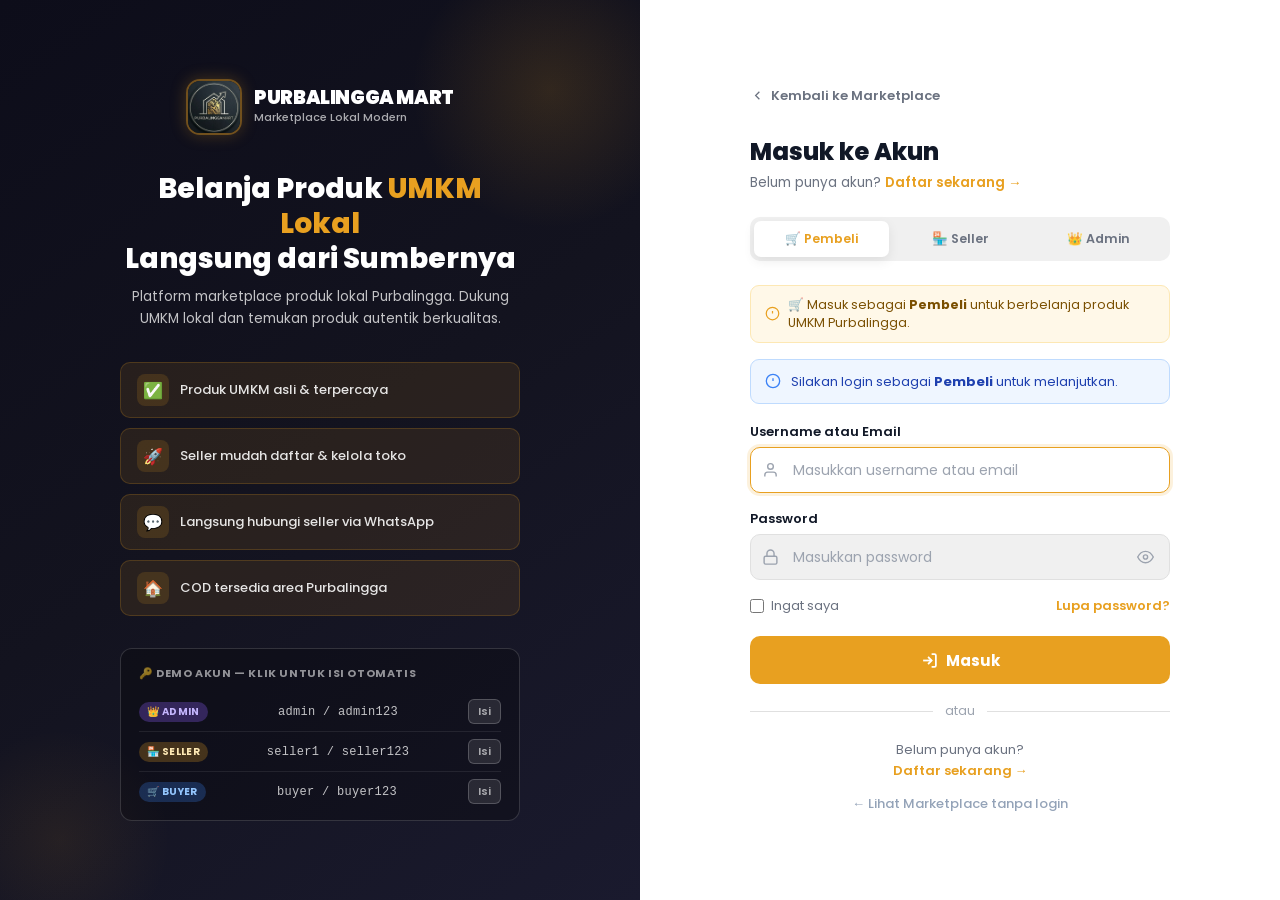
<file: open-store.html>
<!DOCTYPE html>
<html lang="id">
<head>
  <meta charset="UTF-8"/>
  <meta name="viewport" content="width=device-width, initial-scale=1.0"/>
  <title>Buka Toko — Purbalingga Mart</title>
  <link rel="stylesheet" href="login.css"/>
  <style>
    .field-err{display:none;font-size:11.5px;color:#ef4444;margin-top:4px;font-weight:500}
    .form-input.error,.form-select.error{border-color:#ef4444;box-shadow:0 0 0 3px rgba(239,68,68,.10)}
  </style>
</head>
<body>

<div class="register-page">

  <a href="index.html" class="auth-back">
    <svg viewBox="0 0 24 24"><polyline points="15,18 9,12 15,6"/></svg>
    Kembali ke Marketplace
  </a>

  <div class="auth-card">

    <img class="auth-card-logo-img" src="[data-uri]" alt="Logo" />
    <h1 class="auth-card-title">Buka Toko UMKM</h1>
    <p class="auth-card-sub">Lengkapi informasi toko untuk mulai berjualan di Purbalingga Mart. Akun Anda akan diubah menjadi akun Seller.</p>

    <!-- Alert -->
    <div class="auth-alert" id="os-alert" role="alert">
      <svg viewBox="0 0 24 24"><circle cx="12" cy="12" r="10"/><line x1="12" y1="8" x2="12" y2="12"/><line x1="12" y1="16" x2="12.01" y2="16"/></svg>
      <span id="os-alert-msg"></span>
    </div>

    <form id="os-form" novalidate autocomplete="off" onsubmit="return false">

      <div class="form-grid">

        <div class="form-group form-full">
          <label class="form-label" for="os-storename">Nama Toko <span style="color:#ef4444">*</span></label>
          <div class="input-wrap">
            <svg class="fi" viewBox="0 0 24 24"><path d="M3 9l9-7 9 7v11a2 2 0 01-2 2H5a2 2 0 01-2-2z"/><polyline points="9,22 9,12 15,12 15,22"/></svg>
            <input class="form-input" type="text" id="os-storename" placeholder="Contoh: Toko Berkah Purbalingga" maxlength="60"/>
          </div>
          <div class="field-err" id="os-storename-err"></div>
        </div>

        <div class="form-group">
          <label class="form-label" for="os-category">Kategori Toko <span style="color:#ef4444">*</span></label>
          <select class="form-select" id="os-category">
            <option value="">-- Pilih Kategori --</option>
            <option value="makanan">🍱 Makanan &amp; Minuman</option>
            <option value="kerajinan">🧶 Kerajinan &amp; Kriya</option>
            <option value="pertanian">🌾 Pertanian &amp; Organik</option>
            <option value="fashion">👗 Fashion &amp; Kecantikan</option>
            <option value="minuman">☕ Kopi &amp; Minuman</option>
          </select>
          <div class="field-err" id="os-category-err"></div>
        </div>

        <div class="form-group">
          <label class="form-label" for="os-location">Lokasi Toko</label>
          <select class="form-select" id="os-location">
            <option value="Purbalingga Kota">Purbalingga Kota</option>
            <option value="Bojongsari">Bojongsari</option>
            <option value="Kertanegara">Kertanegara</option>
            <option value="Bukateja">Bukateja</option>
            <option value="Mrebet">Mrebet</option>
            <option value="Karangreja">Karangreja</option>
            <option value="Kutasari">Kutasari</option>
            <option value="Padamara">Padamara</option>
          </select>
        </div>

        <div class="form-group form-full">
          <label class="form-label" for="os-whatsapp">Nomor WhatsApp Toko</label>
          <div class="input-wrap">
            <svg class="fi" viewBox="0 0 24 24"><path d="M22 16.92v3a2 2 0 01-2.18 2 19.79 19.79 0 01-8.63-3.07A19.5 19.5 0 013.07 9.81 19.79 19.79 0 0117 1.18 2 2 0 0119 3.37v3a2 2 0 01-1.44 1.93c-.5.14-1 .34-1.44.59a.75.75 0 01-.76-.1 16 16 0 00-9.2-9.19.75.75 0 01-.1-.76c.25-.44.45-.94.59-1.44A2 2 0 0122 16.92z"/></svg>
            <input class="form-input" type="tel" id="os-whatsapp"
                   placeholder="Contoh: 0812-3456-7890 (opsional)"
                   maxlength="20"/>
          </div>
          <div class="field-err" id="os-whatsapp-err"></div>
          <div style="font-size:11.5px;color:#94a3b8;margin-top:3px">Pembeli bisa menghubungi Anda langsung via WhatsApp</div>
        </div>

      </div>

      <!-- Info box -->
      <div style="background:#fff8e8;border:1px solid #fde8b4;border-radius:9px;padding:12px 16px;margin:20px 0;display:flex;align-items:flex-start;gap:10px">
        <span style="font-size:18px;flex-shrink:0">✅</span>
        <div style="font-size:12.5px;color:#7a4f00;line-height:1.6">
          <strong>Gratis & instan!</strong> Setelah disimpan, akun Anda akan langsung menjadi akun Seller
          dan Anda bisa mulai menambahkan produk dari Dashboard Seller.
        </div>
      </div>

      <button type="button" class="form-submit" id="os-submit">
        <svg viewBox="0 0 24 24" width="17" height="17" fill="none" stroke="#fff" stroke-width="2.5"><polyline points="20,6 9,17 4,12"/></svg>
        Buka Toko Sekarang
      </button>

    </form>

    <div class="auth-footer-text" style="margin-top:20px">
      <a href="index.html" style="color:#94a3b8;font-weight:500">← Kembali ke Marketplace</a>
    </div>

  </div><!-- /auth-card -->
</div><!-- /register-page -->

<script src="auth.js"></script>
<script src="assets/js/open-store.js"></script>
</body>
</html>
</file>
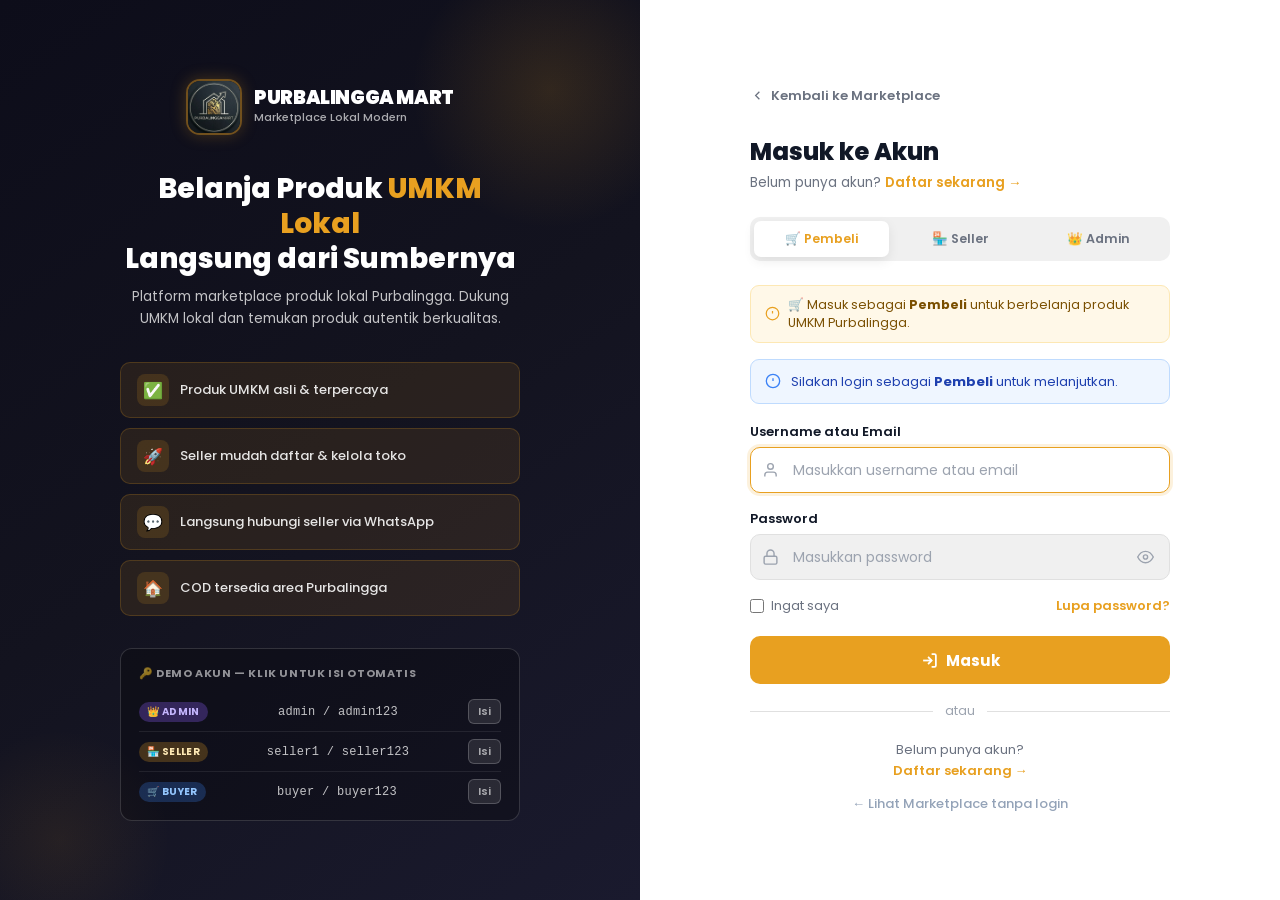
<file: orders.html>
<!DOCTYPE html>
<html lang="id">
<head>
  <meta charset="UTF-8"/>
  <meta name="viewport" content="width=device-width, initial-scale=1.0"/>
  <title>Pesanan Saya — Purbalingga Mart</title>
  <link rel="stylesheet" href="assets/css/invoice.css"/>
  <style>
    /* ── Orders page styles ── */
    .ord-page { max-width: 960px; margin: 0 auto; padding: 24px 20px 60px; }

    /* Stats */
    .ord-stats { display: grid; grid-template-columns: repeat(4,1fr); gap: 12px; margin-bottom: 20px; }
    .ord-stat  { background:#fff; border:1px solid #e2e8f0; border-radius:12px; padding:16px 18px; display:flex; align-items:center; gap:12px; }
    .ord-stat-ico { width:38px; height:38px; border-radius:10px; display:grid; place-items:center; font-size:19px; flex-shrink:0; }
    .ord-stat-label { font-size:11.5px; font-weight:700; color:#64748b; text-transform:uppercase; letter-spacing:.3px; }
    .ord-stat-val   { font-size:20px; font-weight:900; color:#1e293b; line-height:1; margin-top:2px; }

    /* Filters */
    .ord-filters { display:flex; gap:8px; background:#fff; border:1px solid #e2e8f0; border-radius:12px; padding:10px 14px; margin-bottom:16px; flex-wrap:wrap; align-items:center; }
    .ord-filter-btn { padding:6px 16px; border:1.5px solid #e2e8f0; border-radius:7px; background:#f8fafc; font-size:12.5px; font-weight:600; color:#64748b; cursor:pointer; font-family:'Poppins',sans-serif; transition:all .2s; }
    .ord-filter-btn:hover  { border-color:#e8a020; color:#e8a020; }
    .ord-filter-btn.active { background:#e8a020; border-color:#e8a020; color:#fff; }
    .ord-search { margin-left:auto; display:flex; align-items:center; gap:6px; background:#f1f5f9; border:1.5px solid #e2e8f0; border-radius:8px; padding:6px 12px; }
    .ord-search input { border:none; background:transparent; font-size:13px; font-family:'Poppins',sans-serif; outline:none; color:#1e293b; width:180px; }
    .ord-search svg { width:14px; height:14px; stroke:#94a3b8; fill:none; stroke-width:2; flex-shrink:0; }

    /* Order list */
    #orders-list { display:flex; flex-direction:column; gap:14px; }

    /* Order card */
    .ord-card { background:#fff; border:1px solid #e2e8f0; border-radius:14px; overflow:hidden; box-shadow:0 2px 10px rgba(0,0,0,.05); transition:all .2s; }
    .ord-card:hover { box-shadow:0 6px 22px rgba(0,0,0,.08); transform:translateY(-1px); }

    .ord-card-head { display:flex; align-items:center; justify-content:space-between; padding:12px 18px; background:#f8fafc; border-bottom:1px solid #f1f5f9; }
    .ord-card-head-left { display:flex; align-items:center; gap:10px; }
    .ord-txid { font-size:12px; color:#94a3b8; font-family:'Courier New',monospace; letter-spacing:.3px; }
    .ord-date  { font-size:12px; color:#94a3b8; }

    /* Status badges */
    .ord-status-badge { padding:4px 11px; border-radius:6px; font-size:11px; font-weight:800; text-transform:uppercase; letter-spacing:.3px; }
    .os-pending  { background:#fef3c7; color:#92400e; }
    .os-process  { background:#dbeafe; color:#1e40af; }
    .os-sent     { background:#fed7aa; color:#9a3412; }
    .os-done     { background:#fff8e8; color:#7a4f00; }

    /* Products */
    .ord-products { padding:14px 18px; display:flex; flex-direction:column; gap:10px; }
    .ord-prod-row { display:flex; align-items:center; gap:12px; }
    .ord-prod-row img { width:50px; height:50px; border-radius:9px; object-fit:cover; border:1px solid #f1f5f9; flex-shrink:0; }
    .ord-prod-info { flex:1; min-width:0; }
    .ord-prod-name { font-size:13px; font-weight:700; color:#1e293b; white-space:nowrap; overflow:hidden; text-overflow:ellipsis; }
    .ord-prod-meta { font-size:11.5px; color:#94a3b8; margin-top:1px; }
    .ord-prod-ship { font-size:11px; color:#c98310; margin-top:2px; font-weight:600; }
    .ord-prod-sub  { font-size:13px; font-weight:800; color:#e8a020; white-space:nowrap; }
    .ord-more-items{ font-size:12px; color:#64748b; font-weight:600; padding:4px 0; }
    .ord-buyer-info{ padding:0 18px 10px; font-size:12px; color:#94a3b8; display:flex; align-items:center; gap:6px; }
    .ord-buyer-info svg { width:13px; height:13px; stroke:currentColor; fill:none; stroke-width:2; flex-shrink:0; }

    /* Footer */
    .ord-card-foot { display:flex; align-items:center; justify-content:space-between; padding:12px 18px; border-top:1px solid #f8fafc; flex-wrap:wrap; gap:10px; }
    .ord-payment   { display:flex; align-items:center; gap:10px; flex-wrap:wrap; }
    .ord-pay-method{ background:#f1f5f9; color:#64748b; padding:3px 10px; border-radius:5px; font-size:11px; font-weight:700; text-transform:none; letter-spacing:.3px; white-space:nowrap; }
    .ord-total-label{ font-size:13px; color:#64748b; }
    .ord-total     { font-weight:900; color:#e8a020; font-size:15px; }
    .ord-actions   { display:flex; gap:7px; flex-wrap:wrap; }
    .ord-btn { padding:7px 14px; border-radius:7px; font-size:12.5px; font-weight:700; cursor:pointer; font-family:'Poppins',sans-serif; border:1.5px solid #e2e8f0; background:#fff; color:#64748b; transition:all .2s; text-decoration:none; display:inline-flex; align-items:center; gap:5px; }
    .ord-btn:hover { border-color:#e8a020; color:#e8a020; }
    .ord-btn-invoice { background:#fff8e8; border-color:#fde8b4; color:#7a4f00; }
    .ord-btn-invoice:hover { background:#fde8b4; }
    .ord-btn-print { background:#eff6ff; border-color:#bfdbfe; color:#1e40af; }
    .ord-btn-print:hover { background:#dbeafe; }
    .ord-btn-status { background:#e8a020; border-color:#e8a020; color:#fff; }
    .ord-btn-status:hover { background:#c98310; }

    /* Empty */
    .ord-empty { text-align:center; padding:80px 20px; background:#fff; border:1px solid #e2e8f0; border-radius:14px; }
    .ord-empty-icon  { font-size:56px; margin-bottom:14px; }
    .ord-empty-title { font-size:18px; font-weight:800; color:#1e293b; margin-bottom:6px; }
    .ord-empty-desc  { font-size:13.5px; color:#64748b; margin-bottom:20px; }
    .ord-empty-btn   { display:inline-flex; align-items:center; gap:8px; padding:10px 24px; background:#e8a020; color:#fff; border-radius:9px; font-weight:700; text-decoration:none; font-size:13.5px; }

    /* Admin stats */
    #admin-tx-stats { background:#fff; border:1px solid #e2e8f0; border-radius:12px; padding:16px 18px; margin-bottom:18px; }

    /* ── Review button & badge ── */
    .ord-btn-review {
      display: inline-flex;
      align-items: center;
      gap: 5px;
      padding: 4px 11px;
      background: linear-gradient(135deg, #fff8e8 0%, #fff3d0 100%);
      border: 1.5px solid #f5c842;
      border-radius: 20px;
      font-size: 11.5px;
      font-weight: 700;
      color: #b45309;
      cursor: pointer;
      font-family: 'Poppins', sans-serif;
      transition: all .2s;
      letter-spacing: .2px;
    }
    .ord-btn-review:hover {
      background: linear-gradient(135deg, #fde68a 0%, #fbbf24 100%);
      border-color: #d97706;
      color: #7c2d12;
      transform: translateY(-1px);
      box-shadow: 0 3px 10px rgba(251,191,36,.35);
    }
    .ord-btn-review:active { transform: translateY(0); }

    .ord-reviewed-badge {
      display: inline-flex;
      align-items: center;
      gap: 4px;
      padding: 3px 10px;
      background: #f0fdf4;
      border: 1.5px solid #bbf7d0;
      border-radius: 20px;
      font-size: 11px;
      font-weight: 700;
      color: #15803d;
      letter-spacing: .2px;
    }

        @media(max-width:700px) {
      .ord-stats { grid-template-columns:1fr 1fr; }
      .ord-search { display:none; }
      .ord-card-foot { flex-direction:column; align-items:flex-start; }
    }
    @media(max-width:480px) {
      .ord-stats { grid-template-columns:1fr 1fr; }
      .ord-prod-sub { display:none; }
    }
  </style>
</head>
<body>

<!-- NAVBAR -->
<nav class="inv-nav">
  <a href="index.html" class="inv-nav-brand">
    <img class="inv-nav-logo-img" src="[data-uri]" alt="Logo" />
    <span class="inv-nav-name">PURBALINGGA MART</span>
  </a>
  <div class="inv-nav-acts">
    <a href="index.html" class="inv-btn inv-btn-outline">
      <svg viewBox="0 0 24 24"><path d="M3 9l9-7 9 7v11a2 2 0 01-2 2H5a2 2 0 01-2-2z"/><polyline points="9,22 9,12 15,12 15,22"/></svg>
      Marketplace
    </a>
    <a href="checkout.html" class="inv-btn inv-btn-primary">
      <svg viewBox="0 0 24 24"><path d="M6 2L3 6v14a2 2 0 002 2h14a2 2 0 002-2V6l-3-4z"/><line x1="3" y1="6" x2="21" y2="6"/><path d="M16 10a4 4 0 01-8 0"/></svg>
      Checkout
    </a>
  </div>
</nav>

<div class="ord-page">

  <!-- Page heading -->
  <div style="margin-bottom:20px">
    <h1 style="font-size:22px;font-weight:900;color:#1e293b" id="orders-heading">Pesanan Saya</h1>
    <p style="font-size:13.5px;color:#64748b;margin-top:2px" id="orders-sub">Memuat data pesanan...</p>
  </div>

  <!-- Stats row -->
  <div class="ord-stats">
    <div class="ord-stat">
      <div class="ord-stat-ico" style="background:#fff8e8">📦</div>
      <div>
        <div class="ord-stat-label">Total Pesanan</div>
        <div class="ord-stat-val" id="stat-total-orders">0</div>
      </div>
    </div>
    <div class="ord-stat">
      <div class="ord-stat-ico" style="background:#fffbeb">⏳</div>
      <div>
        <div class="ord-stat-label">Menunggu</div>
        <div class="ord-stat-val" id="stat-pending-orders">0</div>
      </div>
    </div>
    <div class="ord-stat">
      <div class="ord-stat-ico" style="background:#fff8e8">✅</div>
      <div>
        <div class="ord-stat-label">Selesai</div>
        <div class="ord-stat-val" id="stat-done-orders">0</div>
      </div>
    </div>
    <div class="ord-stat">
      <div class="ord-stat-ico" style="background:#f5f3ff">💰</div>
      <div>
        <div class="ord-stat-label">Total Belanja</div>
        <div class="ord-stat-val" id="stat-revenue" style="font-size:13px">Rp 0</div>
      </div>
    </div>
  </div>

  <!-- Admin revenue stats -->
  <div id="admin-tx-stats" style="display:none"></div>

  <!-- Filter bar -->
  <div class="ord-filters">
    <button class="ord-filter-btn active" data-filter="all">Semua</button>
    <button class="ord-filter-btn" data-filter="pending">⏳ Menunggu</button>
    <button class="ord-filter-btn" data-filter="diproses">🔄 Diproses</button>
    <button class="ord-filter-btn" data-filter="dikirim">🚚 Dikirim</button>
    <button class="ord-filter-btn" data-filter="selesai">✅ Selesai</button>
    <div class="ord-search">
      <svg viewBox="0 0 24 24"><circle cx="11" cy="11" r="8"/><line x1="21" y1="21" x2="16.65" y2="16.65"/></svg>
      <input type="search" id="orders-search" placeholder="Cari pesanan..." autocomplete="off"/>
    </div>
  </div>

  <!-- Orders list -->
  <div id="orders-list">
    <div class="ord-empty">
      <div class="ord-empty-icon">⏳</div>
      <div class="ord-empty-title">Memuat Pesanan...</div>
    </div>
  </div>

</div><!-- /ord-page -->

<!-- Scripts -->
<script src="auth.js"></script>
<script ></script>
<script src="assets/js/storage.js"></script>
<script src="assets/js/transaction.js"></script>
<script src="assets/js/orders.js"></script>

<script>
  // Show admin stats row for admin users
  document.addEventListener('DOMContentLoaded', () => {
    const user = PM_AUTH.getCurrentUser();
    if (user && (user.role === 'admin' || user.role === 'seller')) {
      document.getElementById('admin-tx-stats').style.display = 'block';
    }
  });
</script>
</body>
</html>
</file>
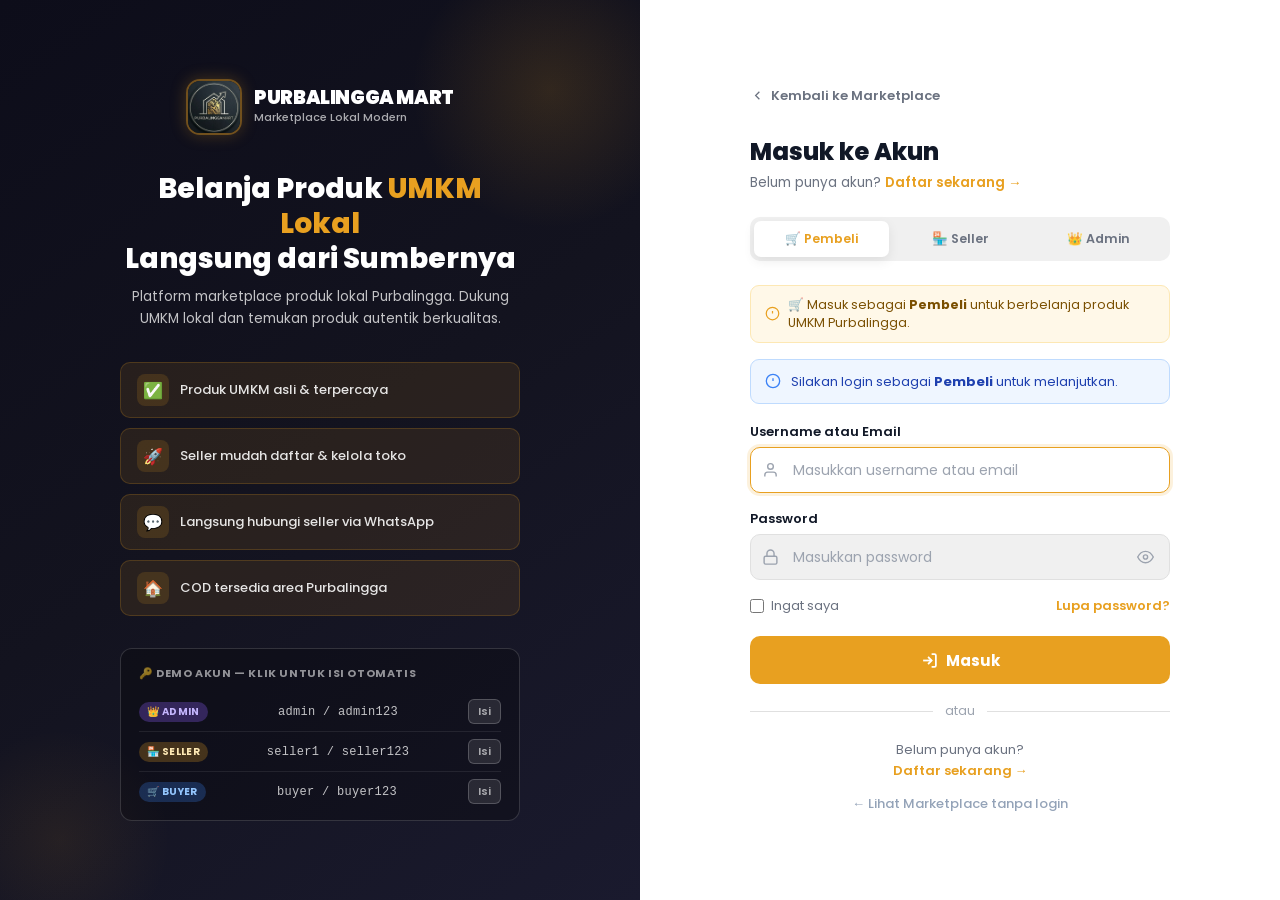
<file: profile.html>
<!DOCTYPE html>
<html lang="id">
<head>
  <meta charset="UTF-8"/>
  <meta name="viewport" content="width=device-width, initial-scale=1.0"/>
  <title>Profil Saya — Purbalingga Mart</title>
  <link rel="stylesheet" href="profile.css"/>
</head>
<body>

<!-- NAVBAR -->
<nav class="pf-nav">
  <a href="index.html" class="pf-nav-brand">
    <img class="pf-nav-logo-img" src="[data-uri]" alt="Logo" />
    <span class="pf-nav-name">PURBALINGGA MART</span>
  </a>
  <div class="pf-nav-acts">
    <button onclick="history.back()" class="pf-btn pf-btn-outline" title="Kembali ke halaman sebelumnya">
      <svg viewBox="0 0 24 24"><polyline points="15,18 9,12 15,6"/></svg>
      Kembali
    </button>
    <a href="index.html" class="pf-btn pf-btn-outline">
      <svg viewBox="0 0 24 24"><path d="M3 9l9-7 9 7v11a2 2 0 01-2 2H5a2 2 0 01-2-2z"/><polyline points="9,22 9,12 15,12 15,22"/></svg>
      Marketplace
    </a>
    <a href="orders.html" class="pf-btn pf-btn-outline">
      <svg viewBox="0 0 24 24"><path d="M9 5H7a2 2 0 00-2 2v12a2 2 0 002 2h10a2 2 0 002-2V7a2 2 0 00-2-2h-2"/><rect x="9" y="3" width="6" height="4" rx="2"/></svg>
      Pesanan Saya
    </a>
  </div>
</nav>

<div class="pf-page">

  <!-- HERO CARD -->
  <div class="pf-hero-card">
    <div class="pf-cover">
      <div class="pf-cover-bg"></div>
      <div class="pf-avatar-wrap">
        <!-- profile.js: $('pf-avatar-display') -->
        <img id="pf-avatar-display" src="" alt="Avatar" class="pf-avatar-img"
             onerror="this.src='https://picsum.photos/seed/default/160/160'"/>
        <label class="pf-avatar-edit-btn" title="Ganti URL foto profil" style="cursor:pointer">
          <svg viewBox="0 0 24 24"><path d="M23 19a2 2 0 01-2 2H3a2 2 0 01-2-2V8a2 2 0 012-2h4l2-3h6l2 3h4a2 2 0 012 2z"/><circle cx="12" cy="13" r="4"/></svg>
        </label>
      </div>
    </div>

    <div class="pf-hero-info">
      <div class="pf-hero-name" id="pf-hero-name">—</div>
      <div class="pf-hero-meta" style="display:flex;align-items:center;gap:10px;flex-wrap:wrap;font-size:13px;margin-bottom:8px">
        <!-- profile.js: setTxt('pf-role-icon'), setTxt('pf-role-badge'), setTxt('pf-hero-user'), setTxt('pf-hero-meta') -->
        <span id="pf-role-icon" style="font-size:16px"></span>
        <span class="pf-role-badge" id="pf-role-badge"></span>
        <span id="pf-hero-user" style="color:#64748b;font-size:12px"></span>
        <span id="pf-hero-meta" style="color:#94a3b8;font-size:12px"></span>
      </div>
      <!-- profile.js: $('pf-hero-seller-btn') -->
      <div id="pf-hero-seller-btn"></div>
    </div>

    <div class="pf-stats-row">
      <div class="pf-stat">
        <div class="pf-stat-val" id="pf-stat-orders">0</div>
        <div class="pf-stat-label">Total Pesanan</div>
      </div>
      <div class="pf-stat-sep"></div>
      <div class="pf-stat">
        <div class="pf-stat-val" id="pf-stat-pending">0</div>
        <div class="pf-stat-label">Aktif</div>
      </div>
      <div class="pf-stat-sep"></div>
      <div class="pf-stat">
        <div class="pf-stat-val" id="pf-stat-done">0</div>
        <div class="pf-stat-label">Selesai</div>
      </div>
      <div class="pf-stat-sep"></div>
      <div class="pf-stat">
        <div class="pf-stat-val" id="pf-stat-spend">Rp 0</div>
        <!-- profile.js: setTxt('pf-stat-spend-label') untuk relabel seller/admin -->
        <div class="pf-stat-label" id="pf-stat-spend-label">Total Belanja</div>
      </div>
    </div>
  </div>

  <!-- TABS -->
  <div class="pf-tabs">
    <button class="pf-tab active" data-tab="info">
      <svg viewBox="0 0 24 24"><path d="M20 21v-2a4 4 0 00-4-4H8a4 4 0 00-4 4v2"/><circle cx="12" cy="7" r="4"/></svg>
      Informasi Akun
    </button>
    <button class="pf-tab" data-tab="password">
      <svg viewBox="0 0 24 24"><rect x="3" y="11" width="18" height="11" rx="2"/><path d="M7 11V7a5 5 0 0110 0v4"/></svg>
      Keamanan
    </button>
    <button class="pf-tab" data-tab="orders">
      <svg viewBox="0 0 24 24"><path d="M9 5H7a2 2 0 00-2 2v12a2 2 0 002 2h10a2 2 0 002-2V7a2 2 0 00-2-2h-2"/><rect x="9" y="3" width="6" height="4" rx="2"/></svg>
      Riwayat Pesanan
    </button>
  </div>

  <!-- TAB: INFORMASI AKUN -->
  <div class="pf-panel active" id="tab-info">

    <!-- Alert info -->
    <div class="pf-alert" id="pf-info-alert">
      <span id="pf-info-alert-msg"></span>
    </div>

    <div class="pf-card">
      <div class="pf-card-head">
        <h2 class="pf-card-title">
          <svg viewBox="0 0 24 24"><path d="M20 21v-2a4 4 0 00-4-4H8a4 4 0 00-4 4v2"/><circle cx="12" cy="7" r="4"/></svg>
          Informasi Akun
        </h2>
        <span class="pf-card-sub">Perbarui nama dan email akun Anda</span>
      </div>
      <div class="pf-form-grid">
        <div class="pf-form-group">
          <label class="pf-label">Username</label>
          <div class="pf-input-wrap">
            <svg viewBox="0 0 24 24"><path d="M20 21v-2a4 4 0 00-4-4H8a4 4 0 00-4 4v2"/><circle cx="12" cy="7" r="4"/></svg>
            <input class="pf-input pf-readonly" type="text" id="pf-username" readonly/>
          </div>
          <span class="pf-hint">Username tidak bisa diubah</span>
        </div>
        <div class="pf-form-group">
          <label class="pf-label">Email <span class="pf-req">*</span></label>
          <div class="pf-input-wrap">
            <svg viewBox="0 0 24 24"><path d="M4 4h16c1.1 0 2 .9 2 2v12c0 1.1-.9 2-2 2H4c-1.1 0-2-.9-2-2V6c0-1.1.9-2 2-2z"/><polyline points="22,6 12,13 2,6"/></svg>
            <input class="pf-input" type="email" id="pf-email" placeholder="email@domain.com"/>
          </div>
          <div class="pf-field-err" id="pf-email-err"></div>
        </div>
        <div class="pf-form-group pf-full">
          <label class="pf-label">Nama Lengkap <span class="pf-req">*</span></label>
          <div class="pf-input-wrap">
            <svg viewBox="0 0 24 24"><path d="M20 21v-2a4 4 0 00-4-4H8a4 4 0 00-4 4v2"/><circle cx="12" cy="7" r="4"/></svg>
            <input class="pf-input" type="text" id="pf-name" placeholder="Nama lengkap Anda" maxlength="60"/>
          </div>
          <div class="pf-field-err" id="pf-name-err"></div>
        </div>
        <div class="pf-form-group pf-full">
          <label class="pf-label">URL Foto Profil</label>
          <div class="pf-input-wrap">
            <svg viewBox="0 0 24 24"><rect x="3" y="3" width="18" height="18" rx="2"/><circle cx="8.5" cy="8.5" r="1.5"/><polyline points="21,15 16,10 5,21"/></svg>
            <input class="pf-input" type="url" id="pf-av-url" placeholder="https://... (kosongkan untuk default)"/>
          </div>
          <div style="margin-top:8px;display:flex;align-items:center;gap:10px">
            <img id="pf-av-preview" src="" alt="Preview" style="width:48px;height:48px;border-radius:50%;object-fit:cover;border:2px solid #e2e8f0;background:#f1f5f9"
                 onerror="this.src='https://picsum.photos/seed/default/80/80'"/>
            <span style="font-size:12px;color:#94a3b8">Preview foto profil</span>
          </div>
        </div>
      </div>
      <div class="pf-form-actions">
        <button class="pf-btn pf-btn-primary" id="pf-save-info-btn">
          <svg viewBox="0 0 24 24"><polyline points="20,6 9,17 4,12"/></svg>
          Simpan Perubahan
        </button>
      </div>
    </div>

    <!-- Card: Buka Toko (buyer only) -->
    <!-- profile.js: $('pf-open-store-card') -->
    <div class="pf-card" id="pf-open-store-card" style="display:none">
      <div class="pf-card-head">
        <h2 class="pf-card-title">🏪 Buka Toko Anda</h2>
        <span class="pf-card-sub">Mulai berjualan di Purbalingga Mart</span>
      </div>
      <p style="font-size:13px;color:#64748b;margin-bottom:16px">Daftarkan toko UMKM Anda dan mulai berjualan ke ribuan pembeli lokal.</p>
      <a href="open-store.html" class="pf-btn pf-btn-primary">🏪 Daftar Jadi Seller</a>
    </div>

    <!-- Card: Info Toko (seller only) -->
    <!-- profile.js: $('pf-store-card') -->
    <div class="pf-card" id="pf-store-card" style="display:none">
      <div class="pf-card-head">
        <h2 class="pf-card-title">
          <svg viewBox="0 0 24 24"><path d="M3 9l9-7 9 7v11a2 2 0 01-2 2H5a2 2 0 01-2-2z"/><polyline points="9,22 9,12 15,12 15,22"/></svg>
          Informasi Toko
        </h2>
        <span class="pf-card-sub">Detail toko UMKM Anda</span>
      </div>

      <!-- Alert store -->
      <div class="pf-alert" id="pf-store-alert" style="margin-bottom:16px">
        <span id="pf-store-alert-msg"></span>
      </div>

      <div class="pf-form-grid">
        <div class="pf-form-group pf-full">
          <label class="pf-label">Nama Toko <span class="pf-req">*</span></label>
          <div class="pf-input-wrap">
            <svg viewBox="0 0 24 24"><path d="M3 9l9-7 9 7v11a2 2 0 01-2 2H5a2 2 0 01-2-2z"/><polyline points="9,22 9,12 15,12 15,22"/></svg>
            <input class="pf-input" type="text" id="pf-storename" placeholder="Nama toko Anda" maxlength="60"/>
          </div>
          <div class="pf-field-err" id="pf-storename-err"></div>
        </div>
        <div class="pf-form-group">
          <label class="pf-label">Kategori Toko</label>
          <select class="pf-select" id="pf-category">
            <option value="makanan">🍱 Makanan &amp; Minuman</option>
            <option value="kerajinan">🧶 Kerajinan &amp; Kriya</option>
            <option value="pertanian">🌾 Pertanian &amp; Organik</option>
            <option value="fashion">👗 Fashion &amp; Kecantikan</option>
            <option value="minuman">☕ Kopi &amp; Minuman</option>
          </select>
        </div>
        <div class="pf-form-group">
          <label class="pf-label">Lokasi Toko</label>
          <select class="pf-select" id="pf-location">
            <option value="Purbalingga Kota">Purbalingga Kota</option>
            <option value="Bojongsari">Bojongsari</option>
            <option value="Kertanegara">Kertanegara</option>
            <option value="Bukateja">Bukateja</option>
            <option value="Mrebet">Mrebet</option>
            <option value="Karangreja">Karangreja</option>
            <option value="Kutasari">Kutasari</option>
            <option value="Padamara">Padamara</option>
          </select>
        </div>
        <div class="pf-form-group pf-full">
          <label class="pf-label">Nomor WhatsApp Toko</label>
          <div class="pf-input-wrap">
            <svg viewBox="0 0 24 24"><path d="M22 16.92v3a2 2 0 01-2.18 2 19.79 19.79 0 01-8.63-3.07A19.5 19.5 0 013.07 9.81 19.79 19.79 0 011 4.18 2 2 0 013 2h3a2 2 0 012 1.72c.127.96.361 1.903.7 2.81a2 2 0 01-.45 2.11L7.09 9a16 16 0 006.29 6.29l.61-1.17a2 2 0 012.11-.45c.907.339 1.85.573 2.81.7A2 2 0 0122 16.92z"/></svg>
            <input class="pf-input" type="tel" id="pf-whatsapp"
                   placeholder="Contoh: 08123456789 (opsional)" maxlength="20"/>
          </div>
          <span class="pf-hint">Pembeli bisa menghubungi Anda langsung via WhatsApp</span>
          <div class="pf-field-err" id="pf-whatsapp-err"></div>
        </div>
      </div>
      <div class="pf-form-actions">
        <button class="pf-btn pf-btn-primary" id="pf-save-store-btn">
          <svg viewBox="0 0 24 24"><polyline points="20,6 9,17 4,12"/></svg>
          Simpan Info Toko
        </button>
        <a href="seller.html" class="pf-btn pf-btn-outline">
          <svg viewBox="0 0 24 24"><rect x="3" y="3" width="7" height="7"/><rect x="14" y="3" width="7" height="7"/><rect x="14" y="14" width="7" height="7"/><rect x="3" y="14" width="7" height="7"/></svg>
          Dashboard Seller
        </a>
      </div>
    </div>

    <!-- Logout -->
    <div class="pf-card pf-card-danger">
      <div class="pf-card-head">
        <h2 class="pf-card-title" style="color:#ef4444">
          <svg viewBox="0 0 24 24"><path d="M9 21H5a2 2 0 01-2-2V5a2 2 0 012-2h4"/><polyline points="16,17 21,12 16,7"/><line x1="21" y1="12" x2="9" y2="12"/></svg>
          Keluar Akun
        </h2>
      </div>
      <p style="font-size:13px;color:#64748b;margin-bottom:16px">Anda akan keluar dari sesi ini.</p>
      <button class="pf-btn pf-btn-danger" onclick="PM_AUTH.logout()">
        <svg viewBox="0 0 24 24"><path d="M9 21H5a2 2 0 01-2-2V5a2 2 0 012-2h4"/><polyline points="16,17 21,12 16,7"/><line x1="21" y1="12" x2="9" y2="12"/></svg>
        Logout Sekarang
      </button>
    </div>
  </div>

  <!-- TAB: KEAMANAN -->
  <div class="pf-panel" id="tab-password">

    <!-- Alert password -->
    <div class="pf-alert" id="pf-pass-alert">
      <span id="pf-pass-alert-msg"></span>
    </div>

    <div class="pf-card">
      <div class="pf-card-head">
        <h2 class="pf-card-title">
          <svg viewBox="0 0 24 24"><rect x="3" y="11" width="18" height="11" rx="2"/><path d="M7 11V7a5 5 0 0110 0v4"/></svg>
          Ganti Password
        </h2>
        <span class="pf-card-sub">Gunakan password yang kuat dan unik</span>
      </div>
      <div class="pf-form-grid">
        <div class="pf-form-group pf-full">
          <label class="pf-label">Password Lama <span class="pf-req">*</span></label>
          <div class="pf-input-wrap pf-pass-wrap">
            <svg viewBox="0 0 24 24"><rect x="3" y="11" width="18" height="11" rx="2"/><path d="M7 11V7a5 5 0 0110 0v4"/></svg>
            <input class="pf-input" type="password" id="pf-pass-old" placeholder="Masukkan password lama"/>
            <button type="button" class="pf-pass-eye" onclick="pfTogglePass('pf-pass-old')">
              <svg viewBox="0 0 24 24"><path d="M1 12s4-8 11-8 11 8 11 8-4 8-11 8-11-8-11-8z"/><circle cx="12" cy="12" r="3"/></svg>
            </button>
          </div>
          <div class="pf-field-err" id="pf-pass-old-err"></div>
        </div>
        <div class="pf-form-group">
          <label class="pf-label">Password Baru <span class="pf-req">*</span></label>
          <div class="pf-input-wrap pf-pass-wrap">
            <svg viewBox="0 0 24 24"><rect x="3" y="11" width="18" height="11" rx="2"/><path d="M7 11V7a5 5 0 0110 0v4"/></svg>
            <input class="pf-input" type="password" id="pf-pass-new" placeholder="Min. 6 karakter"/>
            <button type="button" class="pf-pass-eye" onclick="pfTogglePass('pf-pass-new')">
              <svg viewBox="0 0 24 24"><path d="M1 12s4-8 11-8 11 8 11 8-4 8-11 8-11-8-11-8z"/><circle cx="12" cy="12" r="3"/></svg>
            </button>
          </div>
          <div class="pf-field-err" id="pf-pass-new-err"></div>
        </div>
        <div class="pf-form-group">
          <label class="pf-label">Konfirmasi Password Baru <span class="pf-req">*</span></label>
          <div class="pf-input-wrap pf-pass-wrap">
            <svg viewBox="0 0 24 24"><rect x="3" y="11" width="18" height="11" rx="2"/><path d="M7 11V7a5 5 0 0110 0v4"/></svg>
            <input class="pf-input" type="password" id="pf-pass-confirm" placeholder="Ulangi password baru"/>
            <button type="button" class="pf-pass-eye" onclick="pfTogglePass('pf-pass-confirm')">
              <svg viewBox="0 0 24 24"><path d="M1 12s4-8 11-8 11 8 11 8-4 8-11 8-11-8-11-8z"/><circle cx="12" cy="12" r="3"/></svg>
            </button>
          </div>
          <div class="pf-field-err" id="pf-pass-confirm-err"></div>
        </div>
      </div>
      <div class="pf-form-actions">
        <button class="pf-btn pf-btn-primary" id="pf-save-pass-btn">
          <svg viewBox="0 0 24 24"><rect x="3" y="11" width="18" height="11" rx="2"/><path d="M7 11V7a5 5 0 0110 0v4"/></svg>
          Ganti Password
        </button>
      </div>
    </div>
  </div>

  <!-- TAB: RIWAYAT PESANAN -->
  <div class="pf-panel" id="tab-orders">
    <div class="pf-card">
      <div class="pf-card-head">
        <h2 class="pf-card-title">
          <svg viewBox="0 0 24 24"><path d="M9 5H7a2 2 0 00-2 2v12a2 2 0 002 2h10a2 2 0 002-2V7a2 2 0 00-2-2h-2"/><rect x="9" y="3" width="6" height="4" rx="2"/></svg>
          Riwayat Pesanan
        </h2>
        <a href="orders.html" class="pf-btn pf-btn-outline" style="font-size:12px;padding:6px 14px">
          Lihat Semua
          <svg viewBox="0 0 24 24"><line x1="5" y1="12" x2="19" y2="12"/><polyline points="12,5 19,12 12,19"/></svg>
        </a>
      </div>
      <!-- profile.js: $('pf-orders-list') -->
      <div id="pf-orders-list">
        <div class="pf-empty"><div class="pf-empty-icon">📋</div><div class="pf-empty-title">Memuat pesanan...</div></div>
      </div>
    </div>
  </div>

</div>

<!-- Tab switching script (inline, tidak perlu modul) -->
<script>
document.querySelectorAll('.pf-tab').forEach(btn => {
  btn.addEventListener('click', function() {
    document.querySelectorAll('.pf-tab').forEach(t => t.classList.remove('active'));
    document.querySelectorAll('.pf-panel').forEach(p => p.classList.remove('active'));
    this.classList.add('active');
    const panel = document.getElementById('tab-' + this.dataset.tab);
    if (panel) panel.classList.add('active');
  });
});
</script>

<!-- Scripts: semua dari root (flat structure) -->
<script src="auth.js"></script>
<script src="assets/js/storage.js"></script>
<script src="assets/js/transaction.js"></script>
<script src="assets/js/profile.js"></script>
</body>
</html>
</file>
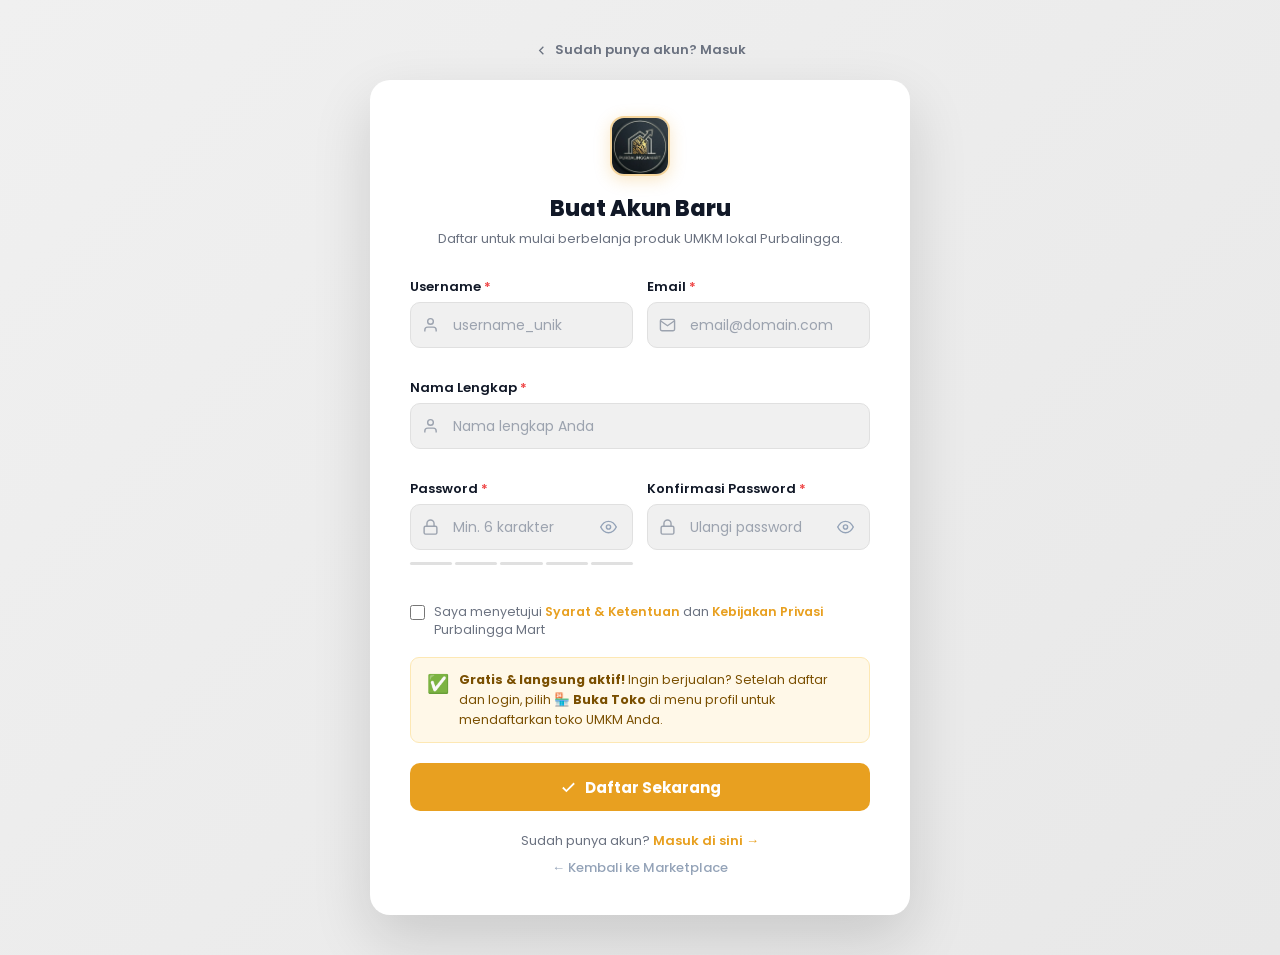
<file: register-store.html>
<!DOCTYPE html>
<html lang="id">
<head>
  <meta charset="UTF-8"/>
  <meta name="viewport" content="width=device-width, initial-scale=1.0"/>
  <title>Daftar Akun — Purbalingga Mart</title>
  <link rel="stylesheet" href="login.css"/>
  <style>
    .field-err{display:none;font-size:11.5px;color:#ef4444;margin-top:4px;font-weight:500}
    .form-input.error,.form-select.error{border-color:#ef4444;box-shadow:0 0 0 3px rgba(239,68,68,.10)}
    .input-wrap .pass-toggle{position:absolute;right:12px;top:50%;transform:translateY(-50%);background:none;border:none;cursor:pointer;color:#94a3b8;display:grid;place-items:center;padding:4px}
    .input-wrap .pass-toggle:hover{color:#64748b}
    .input-wrap .pass-toggle svg{stroke:currentColor;fill:none;stroke-width:2}
  </style>
</head>
<body>

<div class="register-page">

  <a href="login.html" class="auth-back">
    <svg viewBox="0 0 24 24"><polyline points="15,18 9,12 15,6"/></svg>
    Sudah punya akun? Masuk
  </a>

  <div class="auth-card">

    <img class="auth-card-logo-img" src="[data-uri]" alt="Logo" />
    <h1 class="auth-card-title">Buat Akun Baru</h1>
    <p class="auth-card-sub">Daftar untuk mulai berbelanja produk UMKM lokal Purbalingga.</p>

    <!-- Alert -->
    <div class="auth-alert" id="reg-alert" role="alert">
      <svg viewBox="0 0 24 24"><circle cx="12" cy="12" r="10"/><line x1="12" y1="8" x2="12" y2="12"/><line x1="12" y1="16" x2="12.01" y2="16"/></svg>
      <span id="reg-alert-msg"></span>
    </div>

    <form id="reg-form" novalidate autocomplete="off" onsubmit="return false">

      <div class="form-grid">

        <!-- Username -->
        <div class="form-group">
          <label class="form-label" for="reg-username">Username <span style="color:#ef4444">*</span></label>
          <div class="input-wrap">
            <svg class="fi" viewBox="0 0 24 24"><path d="M20 21v-2a4 4 0 00-4-4H8a4 4 0 00-4 4v2"/><circle cx="12" cy="7" r="4"/></svg>
            <input class="form-input" type="text" id="reg-username" placeholder="username_unik" maxlength="30" spellcheck="false" autocomplete="username"/>
          </div>
          <div class="field-err" id="reg-username-err"></div>
        </div>

        <!-- Email -->
        <div class="form-group">
          <label class="form-label" for="reg-email">Email <span style="color:#ef4444">*</span></label>
          <div class="input-wrap">
            <svg class="fi" viewBox="0 0 24 24"><path d="M4 4h16c1.1 0 2 .9 2 2v12c0 1.1-.9 2-2 2H4c-1.1 0-2-.9-2-2V6c0-1.1.9-2 2-2z"/><polyline points="22,6 12,13 2,6"/></svg>
            <input class="form-input" type="email" id="reg-email" placeholder="email@domain.com" autocomplete="email"/>
          </div>
          <div class="field-err" id="reg-email-err"></div>
        </div>

        <!-- Nama Lengkap -->
        <div class="form-group form-full">
          <label class="form-label" for="reg-owner">Nama Lengkap <span style="color:#ef4444">*</span></label>
          <div class="input-wrap">
            <svg class="fi" viewBox="0 0 24 24"><path d="M20 21v-2a4 4 0 00-4-4H8a4 4 0 00-4 4v2"/><circle cx="12" cy="7" r="4"/></svg>
            <input class="form-input" type="text" id="reg-owner" placeholder="Nama lengkap Anda" maxlength="50" autocomplete="name"/>
          </div>
          <div class="field-err" id="reg-owner-err"></div>
        </div>

        <!-- Password -->
        <div class="form-group">
          <label class="form-label" for="reg-password">Password <span style="color:#ef4444">*</span></label>
          <div class="input-wrap">
            <svg class="fi" viewBox="0 0 24 24"><rect x="3" y="11" width="18" height="11" rx="2"/><path d="M7 11V7a5 5 0 0110 0v4"/></svg>
            <input class="form-input" type="password" id="reg-password" placeholder="Min. 6 karakter" style="padding-right:44px" autocomplete="new-password"/>
            <button type="button" class="pass-toggle" id="pass-toggle-1" aria-label="Tampilkan password">
              <svg viewBox="0 0 24 24" width="17" height="17"><path d="M1 12s4-8 11-8 11 8 11 8-4 8-11 8-11-8-11-8z"/><circle cx="12" cy="12" r="3"/></svg>
            </button>
          </div>
          <div class="pass-strength" style="margin-top:7px">
            <div class="strength-bars">
              <div class="strength-bar"></div><div class="strength-bar"></div>
              <div class="strength-bar"></div><div class="strength-bar"></div>
              <div class="strength-bar"></div>
            </div>
            <div class="strength-text" id="strength-label"></div>
          </div>
          <div class="field-err" id="reg-password-err"></div>
        </div>

        <!-- Konfirmasi Password -->
        <div class="form-group">
          <label class="form-label" for="reg-confirm-pass">Konfirmasi Password <span style="color:#ef4444">*</span></label>
          <div class="input-wrap">
            <svg class="fi" viewBox="0 0 24 24"><rect x="3" y="11" width="18" height="11" rx="2"/><path d="M7 11V7a5 5 0 0110 0v4"/></svg>
            <input class="form-input" type="password" id="reg-confirm-pass" placeholder="Ulangi password" style="padding-right:44px" autocomplete="new-password"/>
            <button type="button" class="pass-toggle" id="pass-toggle-2" aria-label="Tampilkan password">
              <svg viewBox="0 0 24 24" width="17" height="17"><path d="M1 12s4-8 11-8 11 8 11 8-4 8-11 8-11-8-11-8z"/><circle cx="12" cy="12" r="3"/></svg>
            </button>
          </div>
          <div class="field-err" id="reg-confirm-pass-err"></div>
        </div>

      </div>

      <!-- Terms -->
      <div class="terms-check" style="margin:18px 0">
        <input type="checkbox" id="reg-terms"/>
        <label for="reg-terms">
          Saya menyetujui <a href="#" onclick="return false">Syarat &amp; Ketentuan</a> dan
          <a href="#" onclick="return false">Kebijakan Privasi</a> Purbalingga Mart
        </label>
      </div>

      <!-- Info box -->
      <div style="background:#fff8e8;border:1px solid #fde8b4;border-radius:9px;padding:12px 16px;margin-bottom:20px;display:flex;align-items:flex-start;gap:10px">
        <span style="font-size:18px;flex-shrink:0">✅</span>
        <div style="font-size:12.5px;color:#7a4f00;line-height:1.6">
          <strong>Gratis &amp; langsung aktif!</strong> Ingin berjualan? Setelah daftar dan login, pilih
          <strong>🏪 Buka Toko</strong> di menu profil untuk mendaftarkan toko UMKM Anda.
        </div>
      </div>

      <!-- Submit -->
      <button type="button" class="form-submit" id="reg-submit">
        <svg viewBox="0 0 24 24" width="17" height="17" fill="none" stroke="#fff" stroke-width="2.5"><polyline points="20,6 9,17 4,12"/></svg>
        Daftar Sekarang
      </button>

    </form>

    <div class="auth-footer-text" style="margin-top:20px">
      Sudah punya akun? <a href="login.html">Masuk di sini →</a>
    </div>
    <div class="auth-footer-text" style="margin-top:6px">
      <a href="index.html" style="color:#94a3b8;font-weight:500">← Kembali ke Marketplace</a>
    </div>

  </div>
</div>

<script src="auth.js"></script>
<script src="assets/js/register.js"></script>
</body>
</html>
</file>
<file: admin.css>
/* ================================================================
   PURBALINGGA MART — Admin Panel CSS
   Professional Dashboard · Consistent with Seller Panel
   ================================================================ */

@import url('https://fonts.googleapis.com/css2?family=Poppins:wght@300;400;500;600;700;800;900&display=swap');

*,*::before,*::after{box-sizing:border-box;margin:0;padding:0}
html{scroll-behavior:smooth}
body{font-family:'Poppins',sans-serif;background:#f1f5f9;color:#1e293b;min-height:100vh;overflow-x:hidden}
a{text-decoration:none;color:inherit}
img{display:block;max-width:100%}
button,input,select,textarea{font-family:inherit;outline:none}
ul{list-style:none}

/* ── Tokens ──────────────────────────────────────────────────── */
:root{
  --g:#e8a020;--g-dk:#c98310;--g-xdk:#7a4f00;--g-lt:#fde8b4;--g-xlt:#fff8e8;
  --dark:#0d0d1a;--dark-2:#13131f;--dark-3:#1a1a2e;
  --or:#f97316;--rd:#ef4444;--bl:#3b82f6;--yl:#f59e0b;--pu:#8b5cf6;--pk:#ec4899;
  --sidebar-bg:#0f172a;--sidebar-w:250px;--topbar-h:62px;
  --wh:#ffffff;--bg:#f1f5f9;--surf:#ffffff;--brd:#e2e8f0;--brd-lt:#f1f5f9;
  --txt:#1e293b;--txt-m:#64748b;--txt-lt:#94a3b8;
  --sh-xs:0 1px 2px rgba(0,0,0,.05);
  --sh-sm:0 1px 3px rgba(0,0,0,.10),0 1px 2px rgba(0,0,0,.06);
  --sh-md:0 4px 6px rgba(0,0,0,.07),0 2px 4px rgba(0,0,0,.05);
  --sh-lg:0 10px 15px rgba(0,0,0,.10),0 4px 6px rgba(0,0,0,.05);
  --sh-xl:0 20px 25px rgba(0,0,0,.12),0 8px 10px rgba(0,0,0,.04);
  --sh-g:0 4px 14px rgba(232,160,32,.30);
  --r:8px;--r-md:12px;--r-lg:16px;--r-f:9999px;
  --t:all .2s ease;--t-slow:all .35s ease;
}

/* ================================================================
   LAYOUT
   ================================================================ */
.dash-layout{display:block;min-height:100vh}

/* ================================================================
   SIDEBAR
   ================================================================ */
.sidebar{
  background:var(--sidebar-bg);width:var(--sidebar-w);
  position:fixed;top:0;left:0;bottom:0;
  display:flex;flex-direction:column;
  z-index:300;transition:transform var(--t-slow);overflow:hidden;
}
.sb-brand{
  padding:18px 20px;border-bottom:1px solid rgba(255,255,255,.06);
  display:flex;align-items:center;gap:10px;flex-shrink:0;
}
.sb-logo{
  width:38px;height:38px;background:var(--g);border-radius:10px;
  display:grid;place-items:center;font-size:20px;flex-shrink:0;box-shadow:var(--sh-g);
}
.sb-brand-name{font-size:13px;font-weight:800;color:#fff;letter-spacing:-.3px;white-space:nowrap}
.sb-brand-sub{font-size:10px;color:rgba(255,255,255,.4);font-weight:500}

/* Admin badge in sidebar */
.sb-admin-badge{
  margin:0 16px 4px;
  background:linear-gradient(135deg,rgba(139,92,246,.25),rgba(59,130,246,.25));
  border:1px solid rgba(139,92,246,.3);
  border-radius:var(--r);padding:10px 14px;
  display:flex;align-items:center;gap:10px;flex-shrink:0;
}
.sab-icon{
  width:34px;height:34px;background:rgba(139,92,246,.2);
  border-radius:8px;display:grid;place-items:center;font-size:16px;flex-shrink:0;
}
.sab-name{font-size:12px;font-weight:700;color:rgba(255,255,255,.90);margin-bottom:1px}
.sab-role{
  display:inline-flex;align-items:center;gap:3px;
  font-size:9.5px;font-weight:700;color:#a78bfa;
  text-transform:uppercase;letter-spacing:.5px;
}
.sab-role::before{content:'👑';font-size:9px}

.sb-nav{flex:1;padding:8px 0;overflow-y:auto;scrollbar-width:none}
.sb-nav::-webkit-scrollbar{display:none}
.sb-section-label{
  font-size:9.5px;font-weight:700;color:rgba(255,255,255,.28);
  text-transform:uppercase;letter-spacing:.8px;padding:10px 20px 5px;
}
.sb-item{
  display:flex;align-items:center;gap:11px;padding:10px 20px;
  font-size:13px;font-weight:500;color:rgba(255,255,255,.55);
  cursor:pointer;transition:var(--t);border-left:3px solid transparent;
  user-select:none;
}
.sb-item:hover{background:rgba(255,255,255,.06);color:rgba(255,255,255,.88)}
.sb-item.active{background:rgba(232,160,32,.15);color:var(--g);border-left-color:var(--g);font-weight:600}
.sb-item svg{width:17px;height:17px;stroke:currentColor;fill:none;stroke-width:2;flex-shrink:0}
.sb-badge{
  margin-left:auto;background:var(--rd);color:#fff;
  font-size:9px;font-weight:700;padding:1px 7px;border-radius:var(--r-f);
}
.sb-item.logout{color:rgba(239,68,68,.70);margin-top:4px}
.sb-item.logout:hover{background:rgba(239,68,68,.1);color:#ef4444}
.sb-foot{padding:12px 20px;border-top:1px solid rgba(255,255,255,.06);font-size:11px;color:rgba(255,255,255,.25);flex-shrink:0}
.sb-foot a{color:rgba(232,160,32,.7);font-weight:600;transition:var(--t)}
.sb-foot a:hover{color:var(--g)}
.sb-overlay{display:none;position:fixed;inset:0;background:rgba(0,0,0,.55);z-index:299;backdrop-filter:blur(2px)}
.sb-overlay.show{display:block}

/* ================================================================
   MAIN AREA
   ================================================================ */
.main-area{
    margin-left:var(--sidebar-w);
    width:calc(100% - var(--sidebar-w));
    min-width:0;
    display:flex;
    flex-direction:column;
    min-height:100vh;
    transition:var(--t-slow);
}

/* ================================================================
   TOPBAR
   ================================================================ */
.topbar{
  background:var(--wh);border-bottom:1px solid var(--brd);
  height:var(--topbar-h);padding:0 24px;
  display:flex;align-items:center;gap:14px;
  position:sticky;top:0;z-index:100;box-shadow:var(--sh-xs);
}
.hamburger{
  display:none;width:36px;height:36px;border:1.5px solid var(--brd);
  border-radius:8px;background:transparent;cursor:pointer;
  flex-direction:column;align-items:center;justify-content:center;gap:4px;transition:var(--t);flex-shrink:0;
}
.hamburger:hover{border-color:var(--g)}
.hamburger span{display:block;width:16px;height:2px;background:var(--txt-m);border-radius:2px}
.topbar-title{font-size:16px;font-weight:700;color:var(--txt);flex-shrink:0}
.topbar-search{flex:1;max-width:380px;position:relative}
.topbar-search input{
  width:100%;height:38px;border:1.5px solid var(--brd);border-radius:var(--r-f);
  padding:0 36px 0 14px;font-size:13px;color:var(--txt);background:var(--bg);transition:var(--t);
}
.topbar-search input:focus{border-color:var(--g);background:var(--wh)}
.topbar-search input::placeholder{color:var(--txt-lt)}
.topbar-search svg{position:absolute;right:10px;top:50%;transform:translateY(-50%);width:15px;height:15px;stroke:var(--txt-lt);fill:none;stroke-width:2}
.topbar-right{margin-left:auto;display:flex;align-items:center;gap:8px}
.tb-icon-btn{
  position:relative;width:38px;height:38px;border:1.5px solid var(--brd);
  border-radius:50%;background:transparent;cursor:pointer;
  display:grid;place-items:center;transition:var(--t);color:var(--txt-m);
}
.tb-icon-btn:hover{border-color:var(--g);color:var(--g);background:var(--g-xlt)}
.tb-icon-btn svg{width:17px;height:17px;stroke:currentColor;fill:none;stroke-width:2}
.tb-dot{position:absolute;top:-2px;right:-2px;width:10px;height:10px;background:var(--rd);border-radius:50%;border:2px solid var(--wh)}
.tb-profile{
  display:flex;align-items:center;gap:8px;padding:4px 10px 4px 4px;
  border:1.5px solid var(--brd);border-radius:var(--r-f);cursor:pointer;transition:var(--t);
}
.tb-profile:hover{border-color:var(--pu);background:#f5f3ff}
.tb-profile img{width:28px;height:28px;border-radius:50%;object-fit:cover}
.tb-profile-info{display:flex;flex-direction:column;line-height:1.2}
.tb-profile-name{font-size:12.5px;font-weight:700;color:var(--txt)}
.tb-profile-role{font-size:10px;color:var(--pu);font-weight:600}
.tb-profile svg{width:13px;height:13px;stroke:var(--txt-m);fill:none;stroke-width:2}

/* ================================================================
   CONTENT
   ================================================================ */
.content{flex:1;padding:24px}
.page{display:none}
.page.active{display:block}
.page-header{display:flex;align-items:center;justify-content:space-between;margin-bottom:22px;gap:12px;flex-wrap:wrap}
.page-header-left h1{font-size:20px;font-weight:800;color:var(--txt)}
.page-header-left p{font-size:13px;color:var(--txt-m);margin-top:2px}
.page-header-right{display:flex;gap:8px;flex-wrap:wrap}

/* ================================================================
   BUTTONS
   ================================================================ */
.btn{display:inline-flex;align-items:center;gap:6px;padding:9px 18px;border-radius:var(--r);font-size:13px;font-weight:600;cursor:pointer;transition:var(--t);border:none;font-family:inherit;white-space:nowrap}
.btn svg{width:15px;height:15px;stroke:currentColor;fill:none;stroke-width:2}
.btn-solid{background:var(--g);color:#fff}
.btn-solid:hover{background:var(--g-dk)}
.btn-outline{background:transparent;border:1.5px solid var(--brd);color:var(--txt)}
.btn-outline:hover{border-color:var(--g);color:var(--g);background:var(--g-xlt)}
.btn-danger{background:#fef2f2;color:var(--rd);border:1.5px solid #fecaca}
.btn-danger:hover{background:#fee2e2}
.btn-blue{background:#eff6ff;color:var(--bl);border:1.5px solid #bfdbfe}
.btn-blue:hover{background:#dbeafe}
.btn-purple{background:#f5f3ff;color:var(--pu);border:1.5px solid #ddd6fe}
.btn-purple:hover{background:#ede9fe}
.btn-sm{padding:6px 13px;font-size:12px;border-radius:7px}
.btn-xs{padding:4px 10px;font-size:11px;border-radius:6px}

/* ================================================================
   STAT CARDS
   ================================================================ */
.stats-grid{display:grid;grid-template-columns:repeat(auto-fit,minmax(220px,1fr));gap:16px;margin-bottom:24px}
.stats-grid-6{
    display:grid;
    grid-template-columns:repeat(auto-fit,minmax(220px,1fr));
    gap:14px;
    margin-bottom:24px
}
.stat-card{
  background:var(--wh);border-radius:var(--r-md);padding:18px;
  border:1px solid var(--brd);box-shadow:var(--sh-xs);
  display:flex;align-items:flex-start;justify-content:space-between;gap:12px;
  transition:var(--t);cursor:default;
}
.stat-card:hover{box-shadow:var(--sh-md);transform:translateY(-2px)}
.stat-label{font-size:11.5px;font-weight:600;color:var(--txt-m);margin-bottom:8px;text-transform:uppercase;letter-spacing:.3px}
.stat-value{font-size:24px;font-weight:800;color:var(--txt);line-height:1;font-variant-numeric:tabular-nums}
.stat-sub{display:flex;align-items:center;gap:4px;font-size:11.5px;font-weight:600;margin-top:6px}
.stat-sub.up{color:var(--g)}.stat-sub.down{color:var(--rd)}.stat-sub.neutral{color:var(--txt-m)}
.stat-sub svg{width:12px;height:12px;stroke:currentColor;fill:none;stroke-width:2.5}
.stat-icon{width:44px;height:44px;border-radius:11px;display:grid;place-items:center;flex-shrink:0}
.stat-icon svg{width:21px;height:21px;stroke:currentColor;fill:none;stroke-width:2}
.ic-green{background:var(--g-xlt);color:var(--g)}
.ic-blue{background:#eff6ff;color:var(--bl)}
.ic-orange{background:#fff7ed;color:var(--or)}
.ic-purple{background:#f5f3ff;color:var(--pu)}
.ic-red{background:#fef2f2;color:var(--rd)}
.ic-yellow{background:#fefce8;color:var(--yl)}
.ic-pink{background:#fdf2f8;color:var(--pk)}

/* Mini stat (smaller) */
.mini-stat-card{
  background:var(--wh);border-radius:var(--r-md);padding:14px 16px;
  border:1px solid var(--brd);box-shadow:var(--sh-xs);transition:var(--t);
}
.mini-stat-card:hover{box-shadow:var(--sh-sm);transform:translateY(-1px)}
.mini-stat-label{font-size:11px;color:var(--txt-m);font-weight:600;margin-bottom:4px}
.mini-stat-value{font-size:20px;font-weight:800;color:var(--txt)}

/* ================================================================
   CARDS
   ================================================================ */
.card{background:var(--wh);border-radius:var(--r-md);border:1px solid var(--brd);box-shadow:var(--sh-xs);overflow:hidden}
.card-head{
  padding:15px 20px;border-bottom:1px solid var(--brd-lt);
  display:flex;align-items:center;justify-content:space-between;gap:12px;flex-wrap:wrap;
}
.card-head h3{font-size:14px;font-weight:700;color:var(--txt)}
.card-head p{font-size:12px;color:var(--txt-m);margin-top:1px}
.card-body{padding:20px}

/* Grid helpers */
.grid-2{display:grid;grid-template-columns:repeat(auto-fit,minmax(320px,1fr));gap:18px;margin-bottom:20px}
.grid-3{display:grid;grid-template-columns:repeat(auto-fit,minmax(280px,1fr));gap:18px;margin-bottom:20px}
.grid-3-1{
    display:grid;
    grid-template-columns:minmax(0,2fr) minmax(0,1fr);
    gap:18px;
    margin-bottom:20px
}
.grid-1-2{
    display:grid;
    grid-template-columns:minmax(0,1fr) minmax(0,2fr);
    gap:18px;margin-bottom:20px
}
.grid-2>*,.grid-3>*,.grid-3-1>*,.grid-1-2>*{min-width:0}

/* ================================================================
   TABLES
   ================================================================ */
.table-controls{
  padding:14px 20px;border-bottom:1px solid var(--brd-lt);
  display:flex;align-items:center;gap:10px;flex-wrap:wrap;
}
.tbl-search{position:relative;flex:1;min-width:180px;max-width:300px}
.tbl-search input{
  width:100%;height:36px;border:1.5px solid var(--brd);border-radius:8px;
  padding:0 34px 0 12px;font-size:13px;color:var(--txt);background:var(--bg);transition:var(--t);
}
.tbl-search input:focus{border-color:var(--g);background:var(--wh)}
.tbl-search svg{position:absolute;right:10px;top:50%;transform:translateY(-50%);width:14px;height:14px;stroke:var(--txt-lt);fill:none;stroke-width:2}
.tbl-filter{
  height:36px;padding:0 12px;border:1.5px solid var(--brd);border-radius:8px;
  font-family:inherit;font-size:12.5px;color:var(--txt);background:var(--bg);cursor:pointer;transition:var(--t);
}
.tbl-filter:focus{border-color:var(--g)}

.tbl-wrap{overflow-x:auto}
.data-table{width:100%;border-collapse:collapse;min-width:640px}
.data-table th{
  padding:10px 14px;font-size:11px;font-weight:700;color:var(--txt-m);
  text-align:left;text-transform:uppercase;letter-spacing:.4px;
  background:var(--bg);border-bottom:1px solid var(--brd);white-space:nowrap;
}
.data-table td{
  padding:13px 14px;font-size:13px;color:var(--txt);
  border-bottom:1px solid var(--brd-lt);vertical-align:middle;
}
.data-table tr:last-child td{border-bottom:none}
.data-table tr:hover td{background:#fafbfc}

/* Table cell helpers */
.cell-product{display:flex;align-items:center;gap:10px}
.cell-thumb{width:42px;height:42px;border-radius:8px;object-fit:cover;flex-shrink:0;background:var(--bg);border:1px solid var(--brd)}
.cell-name{font-size:13px;font-weight:600;color:var(--txt);margin-bottom:2px}
.cell-sub{font-size:11px;color:var(--txt-m)}

/* Status badges */
.sbadge{display:inline-flex;align-items:center;gap:5px;padding:3px 10px;border-radius:var(--r-f);font-size:11px;font-weight:600}
.sbadge::before{content:'';width:6px;height:6px;border-radius:50%}
.sb-active{background:var(--g-xlt);color:var(--g)}.sb-active::before{background:var(--g)}
.sb-inactive{background:var(--bg);color:var(--txt-m)}.sb-inactive::before{background:var(--txt-lt)}
.sb-pending{background:#fff7ed;color:var(--or)}.sb-pending::before{background:var(--or)}
.sb-suspended{background:#fef2f2;color:var(--rd)}.sb-suspended::before{background:var(--rd)}
.sb-approved{background:var(--g-xlt);color:var(--g)}.sb-approved::before{background:var(--g)}
.sb-rejected{background:#fef2f2;color:var(--rd)}.sb-rejected::before{background:var(--rd)}

/* Table actions */
.tbl-acts{display:flex;gap:5px;flex-wrap:wrap}
.tbl-btn{width:30px;height:30px;border-radius:7px;border:none;cursor:pointer;display:grid;place-items:center;transition:var(--t)}
.tbl-btn svg{width:14px;height:14px;stroke:currentColor;fill:none;stroke-width:2}
.tbl-edit{background:#eff6ff;color:var(--bl)}.tbl-edit:hover{background:#dbeafe}
.tbl-del{background:#fef2f2;color:var(--rd)}.tbl-del:hover{background:#fee2e2}
.tbl-view{background:var(--g-xlt);color:var(--g)}.tbl-view:hover{background:var(--g-lt)}
.tbl-suspend{background:#fff7ed;color:var(--or)}.tbl-suspend:hover{background:#ffedd5}
.tbl-approve{background:var(--g-xlt);color:var(--g)}.tbl-approve:hover{background:var(--g-lt)}
.tbl-reject{background:#fef2f2;color:var(--rd)}.tbl-reject:hover{background:#fee2e2}

/* Pagination */
.tbl-footer{
  padding:12px 20px;border-top:1px solid var(--brd-lt);
  display:flex;align-items:center;justify-content:space-between;flex-wrap:wrap;gap:8px;
}
.tbl-info{font-size:12.5px;color:var(--txt-m)}
.page-btns{display:flex;gap:4px}
.page-btn{
  width:30px;height:30px;border-radius:7px;border:1.5px solid var(--brd);
  background:var(--wh);cursor:pointer;display:grid;place-items:center;
  font-size:12.5px;font-weight:600;color:var(--txt);transition:var(--t);
}
.page-btn:hover,.page-btn.active{background:var(--g);color:#fff;border-color:var(--g)}

/* ================================================================
   APPROVAL CARDS
   ================================================================ */
.approval-grid{display:grid;grid-template-columns:repeat(auto-fill,minmax(260px,1fr));gap:16px}
.approval-card{
  background:var(--wh);border-radius:var(--r-md);border:1px solid var(--brd);
  box-shadow:var(--sh-xs);overflow:hidden;transition:var(--t);
}
.approval-card:hover{box-shadow:var(--sh-md);transform:translateY(-2px)}
.approval-card-img{
  width:100%;height:130px;object-fit:cover;background:linear-gradient(135deg,#e8f5e9,#c8e6c9);
  display:flex;align-items:center;justify-content:center;font-size:48px;position:relative;
}
.approval-card-img img{width:100%;height:100%;object-fit:cover}
.approval-new-tag{
  position:absolute;top:10px;right:10px;
  background:var(--or);color:#fff;font-size:9px;font-weight:700;
  padding:3px 8px;border-radius:var(--r-f);text-transform:uppercase;
}
.approval-card-body{padding:16px}
.approval-store-name{font-size:14px;font-weight:700;color:var(--txt);margin-bottom:3px}
.approval-owner{font-size:12.5px;color:var(--txt-m);margin-bottom:8px;display:flex;align-items:center;gap:5px}
.approval-owner svg{width:12px;height:12px;stroke:currentColor;fill:none;stroke-width:2}
.approval-meta{display:flex;flex-direction:column;gap:5px;margin-bottom:14px}
.approval-meta-row{display:flex;align-items:center;gap:7px;font-size:12px;color:var(--txt-m)}
.approval-meta-row svg{width:12px;height:12px;stroke:var(--g);fill:none;stroke-width:2;flex-shrink:0}
.approval-actions{display:flex;gap:8px}
.approval-actions .btn{flex:1;justify-content:center;padding:9px;border-radius:9px}

/* ================================================================
   CHARTS
   ================================================================ */
.chart-bars{display:flex;align-items:flex-end;gap:8px;height:170px;padding-bottom:28px;position:relative}
.chart-bars::before{content:'';position:absolute;bottom:28px;left:0;right:0;border-top:1px dashed var(--brd)}
.chart-bar-wrap{flex:1;display:flex;flex-direction:column;align-items:center;position:relative;height:100%;justify-content:flex-end;gap:4px}
.chart-bar{
  width:100%;border-radius:5px 5px 0 0;
  transition:height .6s cubic-bezier(.34,1.56,.64,1);position:relative;cursor:pointer;min-height:4px;
}
.chart-bar:hover{filter:brightness(1.1)}
.chart-bar-tip{
  position:absolute;top:-28px;left:50%;transform:translateX(-50%);
  background:var(--txt);color:#fff;font-size:10px;font-weight:600;
  padding:3px 7px;border-radius:5px;white-space:nowrap;
  opacity:0;pointer-events:none;transition:opacity .15s;
}
.chart-bar:hover .chart-bar-tip{opacity:1}
.chart-bar-label{position:absolute;bottom:-22px;font-size:10px;color:var(--txt-m);font-weight:500;white-space:nowrap}

/* Donut chart */
.donut-wrap{display:flex;align-items:center;gap:24px;flex-wrap:wrap}
.donut{position:relative;width:120px;height:120px;flex-shrink:0}
.donut svg{transform:rotate(-90deg)}
.donut-center{
  position:absolute;inset:0;display:flex;flex-direction:column;
  align-items:center;justify-content:center;text-align:center;
}
.donut-center-val{font-size:20px;font-weight:800;color:var(--txt)}
.donut-center-lbl{font-size:10px;color:var(--txt-m);font-weight:500}
.donut-legend{display:flex;flex-direction:column;gap:8px;flex:1}
.donut-legend-item{display:flex;align-items:center;gap:8px;font-size:12.5px;color:var(--txt-m)}
.dl-dot{width:10px;height:10px;border-radius:50%;flex-shrink:0}
.dl-name{flex:1;font-weight:500}
.dl-pct{font-size:12px;font-weight:700;color:var(--txt)}

/* Category bars */
.cat-bar-list{display:flex;flex-direction:column;gap:10px}
.cat-bar-item{}
.cat-bar-head{display:flex;align-items:center;justify-content:space-between;font-size:12.5px;margin-bottom:5px}
.cat-bar-name{font-weight:600;color:var(--txt)}
.cat-bar-val{color:var(--txt-m);font-weight:500}
.cat-bar-track{height:7px;background:var(--bg);border-radius:var(--r-f);overflow:hidden}
.cat-bar-fill{height:100%;border-radius:var(--r-f);transition:width .8s ease}

/* ================================================================
   REPORT CARDS
   ================================================================ */
.report-card{
  background:var(--wh);border-radius:var(--r-md);border:1px solid var(--brd);
  padding:16px;margin-bottom:12px;display:flex;align-items:flex-start;gap:14px;
  transition:var(--t);box-shadow:var(--sh-xs);
}
.report-card:hover{box-shadow:var(--sh-sm)}
.report-type-icon{width:40px;height:40px;border-radius:10px;display:grid;place-items:center;font-size:18px;flex-shrink:0}
.report-info{flex:1;min-width:0}
.report-title{font-size:13.5px;font-weight:700;color:var(--txt);margin-bottom:3px}
.report-desc{font-size:12.5px;color:var(--txt-m);margin-bottom:6px;line-height:1.5}
.report-meta{display:flex;align-items:center;gap:12px;font-size:11.5px;color:var(--txt-lt);flex-wrap:wrap}
.report-actions{display:flex;gap:6px;flex-shrink:0;align-items:flex-start}

/* ================================================================
   SETTINGS
   ================================================================ */
.setting-row{
  display:flex;align-items:center;justify-content:space-between;
  padding:13px 0;border-bottom:1px solid var(--brd-lt);gap:16px;
}
.setting-row:last-child{border-bottom:none;padding-bottom:0}
.setting-info h4{font-size:13.5px;font-weight:600;color:var(--txt);margin-bottom:2px}
.setting-info p{font-size:12px;color:var(--txt-m)}
.toggle{position:relative;width:42px;height:24px;flex-shrink:0}
.toggle input{opacity:0;width:0;height:0}
.toggle-slider{position:absolute;cursor:pointer;inset:0;background:var(--brd);border-radius:var(--r-f);transition:var(--t)}
.toggle-slider::before{
  content:'';position:absolute;width:18px;height:18px;left:3px;bottom:3px;
  background:#fff;border-radius:50%;transition:var(--t);box-shadow:var(--sh-sm);
}
.toggle input:checked+.toggle-slider{background:var(--g)}
.toggle input:checked+.toggle-slider::before{transform:translateX(18px)}

/* Maintenance toggle */
.toggle input:checked+.toggle-slider.danger-toggle{background:var(--rd)}

/* ================================================================
   ACTIVITY FEED
   ================================================================ */
.activity-list{display:flex;flex-direction:column}
.activity-item{display:flex;align-items:flex-start;gap:12px;padding:11px 0;border-bottom:1px solid var(--brd-lt)}
.activity-item:last-child{border-bottom:none}
.activity-dot{width:30px;height:30px;border-radius:50%;display:grid;place-items:center;font-size:14px;flex-shrink:0;margin-top:2px}
.activity-info p{font-size:12.5px;color:var(--txt);line-height:1.5}
.activity-info p strong{font-weight:600}
.activity-time{font-size:11px;color:var(--txt-lt);margin-top:2px}

/* ================================================================
   MODALS
   ================================================================ */
.overlay{display:none;position:fixed;inset:0;background:rgba(0,0,0,.52);z-index:500;place-items:center;padding:20px;backdrop-filter:blur(3px)}
.overlay.open{display:grid}
.modal{background:var(--wh);border-radius:var(--r-lg);max-width:480px;width:100%;box-shadow:var(--sh-xl);animation:mIn .22s ease;overflow:hidden}
@keyframes mIn{from{opacity:0;transform:scale(.93) translateY(12px)}to{opacity:1;transform:scale(1) translateY(0)}}
.modal-head{padding:15px 20px;border-bottom:1px solid var(--brd-lt);display:flex;align-items:center;justify-content:space-between}
.modal-head h3{font-size:15px;font-weight:700}
.modal-close{width:28px;height:28px;border:none;background:var(--bg);border-radius:var(--r-f);cursor:pointer;font-size:15px;display:grid;place-items:center;transition:var(--t);color:var(--txt-m)}
.modal-close:hover{background:var(--brd);color:var(--txt)}
.modal-body{padding:22px}
.modal-icon{font-size:46px;text-align:center;margin-bottom:12px}
.modal-body h3{font-size:16px;font-weight:700;text-align:center;margin-bottom:7px}
.modal-body p{font-size:13.5px;color:var(--txt-m);text-align:center;line-height:1.6;margin-bottom:20px}
.modal-body .mname{font-weight:700;color:var(--txt)}
.modal-acts{display:flex;gap:10px}
.modal-acts .btn{flex:1;justify-content:center;padding:11px}

/* Seller detail modal */
.seller-modal{max-width:560px}
.seller-modal-header{background:linear-gradient(135deg,var(--g),var(--g-dk));padding:24px;display:flex;align-items:center;gap:16px}
.seller-modal-av{width:60px;height:60px;border-radius:12px;object-fit:cover;border:3px solid rgba(255,255,255,.3)}
.seller-modal-name{font-size:17px;font-weight:800;color:#fff}
.seller-modal-cat{font-size:12.5px;color:rgba(255,255,255,.75);margin-top:2px}
.seller-modal-body{padding:20px;display:flex;flex-direction:column;gap:12px}
.smd-row{display:flex;align-items:center;gap:10px;font-size:13px;color:var(--txt-m)}
.smd-row svg{width:14px;height:14px;stroke:var(--g);fill:none;stroke-width:2;flex-shrink:0}
.smd-row strong{color:var(--txt);font-weight:600}

/* ================================================================
   FORM ELEMENTS
   ================================================================ */
.form-group{display:flex;flex-direction:column;gap:5px}
.form-label{font-size:12.5px;font-weight:600;color:var(--txt)}
.form-input,.form-select,.form-textarea{
  width:100%;padding:10px 13px;border:1.5px solid var(--brd);border-radius:var(--r);
  font-family:inherit;font-size:13.5px;color:var(--txt);background:var(--wh);transition:var(--t);
}
.form-input:focus,.form-select:focus,.form-textarea:focus{border-color:var(--g);box-shadow:0 0 0 3px rgba(232,160,32,.15)}
.form-input::placeholder,.form-textarea::placeholder{color:var(--txt-lt)}
.form-textarea{resize:vertical;min-height:90px}
.form-select{appearance:none;cursor:pointer;background-image:url("data:image/svg+xml,%3Csvg xmlns='http://www.w3.org/2000/svg' width='14' height='14' viewBox='0 0 24 24' fill='none' stroke='%2364748b' stroke-width='2'%3E%3Cpath d='m6 9 6 6 6-6'/%3E%3C/svg%3E");background-repeat:no-repeat;background-position:right 12px center;padding-right:36px}
.form-grid{display:grid;grid-template-columns:1fr 1fr;gap:14px}
.form-full{grid-column:1/-1}

/* ================================================================
   TOAST
   ================================================================ */
.toast-wrap{position:fixed;bottom:22px;right:22px;z-index:600;display:flex;flex-direction:column;gap:8px;align-items:flex-end;pointer-events:none}
.toast{display:flex;align-items:center;gap:9px;background:var(--txt);color:#fff;padding:11px 17px;border-radius:10px;font-size:13px;font-weight:500;box-shadow:var(--sh-xl);animation:tIn .28s ease;pointer-events:auto;max-width:300px}
.toast.ok{background:var(--g)}.toast.err{background:var(--rd)}.toast.info{background:var(--bl)}.toast.warn{background:var(--or)}
.toast svg{width:15px;height:15px;stroke:#fff;fill:none;stroke-width:2.5;flex-shrink:0}
@keyframes tIn{from{opacity:0;transform:translateX(28px)}to{opacity:1;transform:translateX(0)}}
@keyframes tOut{from{opacity:1;transform:translateX(0)}to{opacity:0;transform:translateX(28px)}}

/* ================================================================
   MISC
   ================================================================ */
.empty-state{text-align:center;padding:48px 20px;color:var(--txt-m)}
.empty-state .es-icon{font-size:52px;margin-bottom:12px}
.empty-state h3{font-size:16px;font-weight:700;color:var(--txt);margin-bottom:6px}
.empty-state p{font-size:13px;margin-bottom:16px}

.section-mb{margin-bottom:20px}

/* Count chips */
.chip{display:inline-flex;align-items:center;gap:5px;padding:4px 12px;border-radius:var(--r-f);font-size:12px;font-weight:600}
.chip-green{background:var(--g-xlt);color:var(--g)}
.chip-red{background:#fef2f2;color:var(--rd)}
.chip-orange{background:#fff7ed;color:var(--or)}
.chip-blue{background:#eff6ff;color:var(--bl)}

/* ================================================================
   RESPONSIVE
   ================================================================ */

/* Large desktops: give breathing room, content can grow */
@media(min-width:1600px){
  .content{padding:28px 32px}
}

/* Laptops / small desktops */
@media(max-width:1280px){
  .stats-grid-6{grid-template-columns:repeat(3,1fr)}
}

/* Tablet landscape: tighten sidebar, keep 2-col layouts where sensible */
@media(max-width:1200px){
  :root{--sidebar-w:220px}
  .stats-grid-6{grid-template-columns:repeat(3,1fr)}
  .grid-3-1,.grid-1-2{grid-template-columns:1fr}
  .donut-wrap{justify-content:center}
}

/* Tablet portrait */
@media(max-width:1024px){
  .stats-grid{grid-template-columns:repeat(2,1fr)}
  .stats-grid-6{grid-template-columns:repeat(2,1fr)}
  .grid-2,.grid-3{grid-template-columns:1fr}
  .topbar-search{max-width:240px}
}

/* Mobile breakpoint: collapse sidebar into off-canvas drawer */
@media(max-width:768px){
  :root{--topbar-h:56px}
  .sidebar{transform:translateX(-100%);box-shadow:none;width:min(var(--sidebar-w),80vw)}
  .sidebar.mobile-open{transform:translateX(0);box-shadow:var(--sh-xl)}

  .main-area{
      margin-left:0;
      width:100%;
  }

  .hamburger{display:flex}
  .topbar-search{display:none}
  .topbar{padding:0 14px;gap:10px}
  .content{padding:16px}

  .stats-grid,.stats-grid-6{grid-template-columns:repeat(2,1fr)}
  .grid-2,.grid-3,.grid-3-1,.grid-1-2{grid-template-columns:1fr}

  .page-header{gap:10px}
  .page-header-right{width:100%}
  .page-header-right .btn{flex:1;justify-content:center}

  .donut-wrap{flex-direction:column;align-items:stretch;text-align:center}
  .donut{margin:0 auto}

  .approval-grid{grid-template-columns:repeat(auto-fill,minmax(220px,1fr))}
}

/* Small phones */
@media(max-width:600px){
  .stats-grid,.stats-grid-6{grid-template-columns:1fr 1fr;gap:10px}
  .approval-grid{grid-template-columns:1fr}
}

@media(max-width:480px){
  .stats-grid,.stats-grid-6{grid-template-columns:1fr 1fr;gap:10px}
  .stat-card{padding:13px;flex-wrap:wrap}
  .stat-value{font-size:20px}
  .stat-icon{width:38px;height:38px}
  .stat-icon svg{width:18px;height:18px}
  .content{padding:12px}
  .topbar{padding:0 12px}
  .topbar-title{font-size:14px}
  .tb-profile-role{display:none}
  .modal-acts{flex-direction:column}
  .seller-modal-header{flex-wrap:wrap;text-align:center;justify-content:center}
}

@media(max-width:360px){
  .stats-grid,.stats-grid-6{grid-template-columns:1fr}
  .form-grid{grid-template-columns:1fr}
}

/* ================================================================
   PROFILE DROPDOWN + NOTIFICATION DROPDOWN (admin)
   ================================================================ */
.tb-profile {
  display: flex; align-items: center; gap: 9px;
  padding: 6px 10px; border-radius: 10px; cursor: pointer;
  background: none; border: none; font-family: inherit;
  transition: background .15s; color: inherit;
}
.tb-profile:hover { background: rgba(255,255,255,.08); }

.pm-dropdown {
  display: none; position: absolute; top: calc(100% + 8px); right: 0;
  background: #fff; border: 1.5px solid #e2e8f0; border-radius: 14px;
  box-shadow: 0 12px 40px rgba(0,0,0,.13); min-width: 210px;
  z-index: 9000; padding: 6px; overflow: hidden;
  animation: dropFade .15s ease;
}
.pm-dropdown.open { display: block; }
@keyframes dropFade { from { opacity:0; transform:translateY(-6px) } to { opacity:1; transform:translateY(0) } }

.pm-drop-user { display: flex; align-items: center; gap: 10px; padding: 10px 10px 12px; }
.pm-drop-divider { height: 1px; background: #f1f5f9; margin: 4px 0; }
.pm-drop-item {
  display: flex; align-items: center; gap: 9px;
  padding: 9px 12px; border-radius: 9px; font-size: 13px;
  font-weight: 600; color: #1e293b; cursor: pointer; transition: background .15s;
}
.pm-drop-item:hover { background: #f1f5f9; }
.pm-drop-item-danger { color: #ef4444; }
.pm-drop-item-danger:hover { background: #fef2f2; }

.tb-notif-dot {
  position: absolute; top: 6px; right: 6px;
  width: 8px; height: 8px; border-radius: 50%;
  background: #ef4444; border: 2px solid #1e293b;
}
.tb-notif-dropdown {
  position: absolute; top: calc(100% + 8px); right: 0;
  background: #fff; border: 1.5px solid #e2e8f0; border-radius: 14px;
  box-shadow: 0 12px 40px rgba(0,0,0,.13); min-width: 280px; max-width: 320px;
  z-index: 9000; overflow: hidden; animation: dropFade .15s ease;
}
.tb-notif-head { padding: 12px 14px; font-size: 13px; font-weight: 800; color: #1e293b; border-bottom: 1px solid #f1f5f9; }
.tb-notif-item {
  display: flex; align-items: flex-start; gap: 10px;
  padding: 11px 14px; cursor: pointer; transition: background .15s;
  border-bottom: 1px solid #f8fafc;
}
.tb-notif-item:last-child { border-bottom: none; }
.tb-notif-item:hover { background: #f8fafc; }
.tb-notif-icon  { font-size: 20px; flex-shrink: 0; margin-top: 1px; }
.tb-notif-info  { flex: 1; min-width: 0; }
.tb-notif-title { font-size: 13px; font-weight: 700; color: #1e293b; }
.tb-notif-sub   { font-size: 12px; color: #64748b; margin-top: 1px; }
.tb-notif-time  { font-size: 11px; color: #94a3b8; margin-top: 2px; }
</file>
<file: assets/css/products.css>
/* ================================================================
   PURBALINGGA MART — products.css
   Product cards, sections, filters, modal, cart drawer
   ================================================================ */

/* ── Product grid ────────────────────────────────────────────── */
.products-grid {
  display: grid;
  grid-template-columns: repeat(auto-fill, minmax(210px, 1fr));
  gap: 16px;
}

/* ── Product Card ────────────────────────────────────────────── */
.prod-card {
  background: #fff;
  border-radius: 14px;
  border: 1px solid #f1f5f9;
  overflow: hidden;
  transition: all .22s ease;
  cursor: pointer;
  display: flex;
  flex-direction: column;
  position: relative;
}
.prod-card:hover {
  transform: translateY(-4px);
  box-shadow: 0 16px 40px rgba(0,0,0,.10);
  border-color: #fde8b4;
}

/* Image */
.pc-img-wrap {
  position: relative;
  padding-top: 68%;
  background: #f8fafc;
  overflow: hidden;
}
.pc-img {
  position: absolute;
  inset: 0;
  width: 100%;
  height: 100%;
  object-fit: cover;
  transition: transform .4s ease;
}
.prod-card:hover .pc-img { transform: scale(1.04); }

.pc-badge {
  position: absolute;
  top: 10px;
  left: 10px;
  font-size: 10px;
  font-weight: 800;
  padding: 3px 8px;
  border-radius: 5px;
  letter-spacing: .4px;
  z-index: 2;
}
.badge-bs    { background: #fef3c7; color: #92400e; }
.badge-tren  { background: #fce7f3; color: #9d174d; }
.badge-promo { background: #fee2e2; color: #991b1b; }
.badge-baru  { background: #dbeafe; color: #1e40af; }
.badge-hot   { background: #ffedd5; color: #9a3412; }

.pc-disc {
  position: absolute;
  top: 10px;
  right: 10px;
  background: #ef4444;
  color: #fff;
  font-size: 11px;
  font-weight: 800;
  padding: 3px 7px;
  border-radius: 5px;
  z-index: 2;
}

.pc-out-overlay {
  position: absolute;
  inset: 0;
  background: rgba(0,0,0,.45);
  display: flex;
  align-items: center;
  justify-content: center;
  color: #fff;
  font-weight: 800;
  font-size: 18px;
  letter-spacing: .5px;
  z-index: 3;
}

/* Body */
.pc-body { padding: 12px; display: flex; flex-direction: column; flex: 1; }
.pc-store {
  display: flex;
  align-items: center;
  justify-content: space-between;
  margin-bottom: 5px;
}
.pc-store-name { font-size: 11px; font-weight: 600; color: #e8a020; white-space: nowrap; overflow: hidden; text-overflow: ellipsis; }
.pc-loc { font-size: 10.5px; color: #94a3b8; white-space: nowrap; flex-shrink: 0; }
.pc-name {
  font-size: 13.5px;
  font-weight: 700;
  color: #1e293b;
  margin-bottom: 7px;
  line-height: 1.35;
  display: -webkit-box;
  -webkit-line-clamp: 2;
  -webkit-box-orient: vertical;
  overflow: hidden;
}
.pc-price-row { display: flex; align-items: baseline; gap: 6px; margin-bottom: 7px; }
.pc-price { font-size: 15px; font-weight: 800; color: #e8a020; }
.pc-orig  { font-size: 12px; color: #94a3b8; text-decoration: line-through; }
.pc-meta  { display: flex; align-items: center; gap: 5px; font-size: 12px; color: #64748b; margin-bottom: 10px; flex-wrap: wrap; }
.pc-stars { color: #f59e0b; font-weight: 700; }
.star-icon { color: #f59e0b; font-size: 12px; }
.pc-sep   { color: #cbd5e1; }
.pc-sold  { color: #64748b; }
.pc-low-stock { font-size: 11px; font-weight: 700; color: #ef4444; background: #fef2f2; padding: 2px 6px; border-radius: 4px; }
.pc-perishable { font-size: 11px; font-weight: 700; color: #c98310; background: #fff8e8; padding: 2px 6px; border-radius: 4px; }

/* Actions */
.pc-actions { display: flex; gap: 6px; margin-top: auto; }
.pc-btn {
  flex: 1;
  padding: 8px 4px;
  border: none;
  border-radius: 8px;
  font-size: 12px;
  font-weight: 600;
  cursor: pointer;
  transition: all .2s;
  display: flex;
  align-items: center;
  justify-content: center;
  gap: 4px;
  font-family: 'Poppins', sans-serif;
}
.pc-btn svg { width: 13px; height: 13px; stroke: currentColor; fill: none; stroke-width: 2; flex-shrink: 0; }
.pc-btn-detail { background: #fff8e8; color: #e8a020; }
.pc-btn-detail:hover { background: #fde8b4; }
.pc-btn-cart   { background: #e8a020; color: #fff; }
.pc-btn-cart:hover { background: #c98310; }
.pc-btn-cart.disabled { background: #e2e8f0; color: #94a3b8; cursor: not-allowed; }

/* ── Skeleton ───────────────────────────────────────────────── */
.skeleton-card { pointer-events: none; animation: skPulse 1.4s ease infinite; }
.sk { background: linear-gradient(90deg, #f1f5f9 25%, #e2e8f0 50%, #f1f5f9 75%); background-size: 200% 100%; animation: skShimmer 1.4s infinite; border-radius: 6px; }
.sk-img { padding-top: 68%; border-radius: 0; }
.sk-body { padding: 12px; }
@keyframes skShimmer { 0% { background-position: -200% 0 } 100% { background-position: 200% 0 } }
@keyframes skPulse { 0%,100%{opacity:1} 50%{opacity:.7} }

/* ── Empty state ────────────────────────────────────────────── */
.pm-empty-state {
  grid-column: 1 / -1;
  text-align: center;
  padding: 60px 20px;
  color: #94a3b8;
}
.pm-empty-icon { font-size: 48px; margin-bottom: 12px; }
.pm-empty-title { font-size: 16px; font-weight: 700; color: #475569; margin-bottom: 6px; }
.pm-empty-desc { font-size: 13.5px; }

/* ── Section wrapper ────────────────────────────────────────── */
.pm-section {
  padding: 32px 0;
}
.pm-section-header {
  display: flex;
  align-items: center;
  justify-content: space-between;
  margin-bottom: 20px;
}
.pm-section-title {
  font-size: 18px;
  font-weight: 800;
  color: #1e293b;
  display: flex;
  align-items: center;
  gap: 8px;
}
.pm-see-all {
  font-size: 13px;
  font-weight: 600;
  color: #e8a020;
  cursor: pointer;
  background: none;
  border: none;
  font-family: inherit;
}
.pm-see-all:hover { text-decoration: underline; }

/* ── Filter bar ─────────────────────────────────────────────── */
.filter-bar {
  background: #fff;
  border: 1px solid #e2e8f0;
  border-radius: 14px;
  padding: 16px 20px;
  margin-bottom: 20px;
  display: flex;
  flex-wrap: wrap;
  gap: 12px;
  align-items: flex-end;
}
.filter-group {
  display: flex;
  flex-direction: column;
  gap: 4px;
  flex: 1;
  min-width: 130px;
}
.filter-label {
  font-size: 11.5px;
  font-weight: 600;
  color: #64748b;
  text-transform: uppercase;
  letter-spacing: .4px;
}
.filter-select, .filter-input {
  height: 38px;
  border: 1.5px solid #e2e8f0;
  border-radius: 8px;
  padding: 0 10px;
  font-size: 13px;
  color: #1e293b;
  background: #f8fafc;
  font-family: 'Poppins', sans-serif;
  transition: border-color .2s;
  outline: none;
}
.filter-select:focus, .filter-input:focus { border-color: #e8a020; }
.filter-check-group { display: flex; align-items: center; gap: 6px; font-size: 13px; color: #475569; margin-top: 18px; }
.filter-check-group input { accent-color: #e8a020; width: 15px; height: 15px; }
.filter-actions { display: flex; gap: 8px; align-items: flex-end; }
.filter-btn {
  height: 38px;
  padding: 0 18px;
  border: none;
  border-radius: 8px;
  font-size: 13px;
  font-weight: 700;
  cursor: pointer;
  font-family: 'Poppins', sans-serif;
  transition: all .2s;
}
.filter-btn-apply { background: #e8a020; color: #fff; }
.filter-btn-apply:hover { background: #c98310; }
.filter-btn-reset { background: #f1f5f9; color: #64748b; }
.filter-btn-reset:hover { background: #e2e8f0; }
.products-count { font-size: 13px; color: #64748b; margin-bottom: 12px; font-weight: 500; }

/* ================================================================
   PRODUCT DETAIL MODAL
   ================================================================ */
.pm-detail-overlay {
  position: fixed;
  inset: 0;
  background: rgba(0,0,0,.55);
  z-index: 99998;
  display: flex;
  align-items: center;
  justify-content: center;
  padding: 20px;
  backdrop-filter: blur(4px);
  animation: pmFadeIn .2s ease;
  overflow-y: auto;
}
.pm-detail-box {
  background: #fff;
  border-radius: 20px;
  max-width: 820px;
  width: 100%;
  max-height: 90vh;
  overflow-y: auto;
  box-shadow: 0 24px 80px rgba(0,0,0,.2);
  position: relative;
  animation: pmScaleIn .22s ease;
}
.pm-detail-close {
  position: absolute;
  top: 16px;
  right: 16px;
  width: 34px;
  height: 34px;
  border: none;
  background: #f1f5f9;
  border-radius: 50%;
  cursor: pointer;
  display: grid;
  place-items: center;
  transition: all .2s;
  z-index: 2;
}
.pm-detail-close:hover { background: #fee2e2; }
.pm-detail-close svg { width: 16px; height: 16px; }
.pm-detail-grid {
  display: grid;
  grid-template-columns: 1fr 1fr;
  gap: 0;
  padding: 28px;
}
.pm-detail-img-side { padding-right: 24px; }
.pm-detail-img-wrap {
  position: relative;
  border-radius: 12px;
  overflow: hidden;
  aspect-ratio: 4/3;
  background: #f8fafc;
}
.pm-detail-info { padding-left: 8px; }

/* Detail info styles */
.pd-store { font-size: 12.5px; color: #64748b; margin-bottom: 8px; font-weight: 500; }
.pd-name  { font-size: 20px; font-weight: 800; color: #1e293b; margin-bottom: 10px; line-height: 1.3; }
.pd-rating-row { display: flex; align-items: center; gap: 8px; font-size: 13px; color: #64748b; margin-bottom: 14px; }
.pd-stars { color: #f59e0b; font-weight: 800; font-size: 14px; }
.pd-sold  { font-weight: 600; color: #1e293b; }
.pd-sep   { color: #cbd5e1; }
.pd-price-block { margin-bottom: 16px; }
.pd-price { font-size: 26px; font-weight: 900; color: #e8a020; }
.pd-price-orig-row { display: flex; align-items: center; gap: 10px; margin-top: 4px; }
.pd-orig  { font-size: 14px; color: #94a3b8; text-decoration: line-through; }
.pd-disc-badge { background: #fef2f2; color: #ef4444; font-size: 12px; font-weight: 700; padding: 2px 8px; border-radius: 5px; }
.pd-desc  { font-size: 13.5px; color: #475569; line-height: 1.65; margin-bottom: 16px; }
.pd-meta-grid { display: grid; grid-template-columns: 1fr 1fr; gap: 10px; margin-bottom: 18px; }
.pd-meta-item { background: #f8fafc; border-radius: 9px; padding: 10px 14px; }
.pd-meta-label { font-size: 11px; font-weight: 700; color: #94a3b8; text-transform: uppercase; letter-spacing: .4px; display: block; margin-bottom: 2px; }
.pd-meta-val { font-size: 13px; font-weight: 700; color: #1e293b; text-transform: capitalize; }
.text-warn   { color: #f97316 !important; }
.text-danger { color: #ef4444 !important; }
.pd-qty-row { display: flex; align-items: center; gap: 10px; margin-bottom: 16px; }
.pd-qty-btn { width: 34px; height: 34px; border: 1.5px solid #e2e8f0; border-radius: 8px; background: #f8fafc; cursor: pointer; font-size: 18px; font-weight: 700; display: grid; place-items: center; transition: all .2s; }
.pd-qty-btn:hover { border-color: #e8a020; background: #fff8e8; }
.pd-qty-input { width: 60px; height: 34px; text-align: center; border: 1.5px solid #e2e8f0; border-radius: 8px; font-size: 15px; font-weight: 700; font-family: 'Poppins', sans-serif; outline: none; }
.pd-qty-input:focus { border-color: #e8a020; }
.pd-stock-note { font-size: 12.5px; color: #94a3b8; }
.pd-action-btns { display: flex; flex-direction: column; gap: 10px; }
.pd-btn-cart {
  width: 100%; padding: 13px;
  background: #e8a020; color: #fff;
  border: none; border-radius: 10px;
  font-size: 14px; font-weight: 700;
  cursor: pointer; transition: all .2s;
  font-family: 'Poppins', sans-serif;
}
.pd-btn-cart:hover { background: #c98310; }
.pd-btn-wa {
  width: 100%; padding: 12px;
  background: #25d366; color: #fff;
  border: none; border-radius: 10px;
  font-size: 14px; font-weight: 700;
  cursor: pointer; transition: all .2s;
  text-align: center; display: block;
  text-decoration: none;
}
.pd-btn-wa:hover { background: #c98310; }

/* Related */
.pd-related { padding: 20px 28px 28px; border-top: 1px solid #f1f5f9; }
.pd-related-title { font-size: 15px; font-weight: 700; color: #1e293b; margin-bottom: 14px; }
.pd-related-grid { display: grid; grid-template-columns: repeat(4, 1fr); gap: 12px; }
.pd-rel-card { cursor: pointer; border-radius: 10px; overflow: hidden; border: 1px solid #f1f5f9; transition: all .2s; }
.pd-rel-card:hover { transform: translateY(-2px); box-shadow: 0 8px 20px rgba(0,0,0,.08); }
.pd-rel-card img { width: 100%; aspect-ratio: 4/3; object-fit: cover; }
.pd-rel-name  { font-size: 12px; font-weight: 600; color: #1e293b; padding: 6px 8px 2px; line-height: 1.3; }
.pd-rel-price { font-size: 12px; font-weight: 800; color: #e8a020; padding: 0 8px 8px; }

/* ================================================================
   CART DRAWER
   ================================================================ */
.pm-cart-overlay {
  position: fixed;
  inset: 0;
  background: rgba(0,0,0,.4);
  z-index: 99990;
}
.pm-cart-panel {
  position: fixed;
  top: 0; right: 0; bottom: 0;
  width: 380px;
  max-width: 100vw;
  background: #fff;
  z-index: 99991;
  display: flex;
  flex-direction: column;
  box-shadow: -8px 0 40px rgba(0,0,0,.12);
  transform: translateX(100%);
  transition: transform .3s ease;
}
.pm-cart-panel.open { transform: translateX(0); }
.pm-cart-header {
  display: flex;
  align-items: center;
  justify-content: space-between;
  padding: 18px 20px;
  border-bottom: 1px solid #f1f5f9;
}
.pm-cart-header h2 { font-size: 17px; font-weight: 800; color: #1e293b; }
.pm-cart-close {
  width: 34px; height: 34px;
  border: none; background: #f1f5f9;
  border-radius: 50%; cursor: pointer;
  font-size: 15px; font-weight: 700;
  display: grid; place-items: center;
  transition: all .2s;
}
.pm-cart-close:hover { background: #fee2e2; }
.pm-cart-body { flex: 1; overflow-y: auto; padding: 16px; }
.pm-cart-footer { padding: 16px 20px; border-top: 1px solid #f1f5f9; }
.pm-cart-total-row { display: flex; justify-content: space-between; align-items: center; margin-bottom: 14px; font-size: 14px; color: #475569; font-weight: 600; }
.pm-cart-total { font-size: 20px; font-weight: 900; color: #e8a020; }
.pm-cart-checkout {
  width: 100%; padding: 13px;
  background: #e8a020; color: #fff;
  border: none; border-radius: 10px;
  font-size: 14px; font-weight: 700;
  cursor: pointer; margin-bottom: 8px;
  font-family: 'Poppins', sans-serif;
  transition: all .2s;
}
.pm-cart-checkout:hover { background: #c98310; }
.pm-cart-continue {
  width: 100%; padding: 11px;
  background: #f1f5f9; color: #64748b;
  border: none; border-radius: 10px;
  font-size: 13px; font-weight: 600;
  cursor: pointer;
  font-family: 'Poppins', sans-serif;
}
.pm-cart-item {
  display: flex;
  align-items: center;
  gap: 12px;
  padding: 12px 0;
  border-bottom: 1px solid #f8fafc;
}
.pm-order-row {
  display: flex;
  align-items: center;
  gap: 12px;
  padding: 12px 4px;
  border-bottom: 1px solid #f8fafc;
  border-radius: 8px;
  transition: background .15s;
}
.pm-order-row:hover { background: #f8fafc; }
.pm-order-row:last-child { border-bottom: none; }
.pm-order-status {
  font-size: 10.5px; font-weight: 800; padding: 4px 9px; border-radius: 999px;
  white-space: nowrap; flex-shrink: 0;
}
.pm-order-status.pending  { background: #fef3c7; color: #92400e; }
.pm-order-status.diproses { background: #dbeafe; color: #1e40af; }
.pm-order-status.dikirim  { background: #fed7aa; color: #9a3412; }
.pm-order-status.selesai  { background: #fde8b4; color: #7a4f00; }
.pm-ci-info { flex: 1; min-width: 0; }
.pm-ci-name  { font-size: 13px; font-weight: 600; color: #1e293b; margin-bottom: 2px; white-space: nowrap; overflow: hidden; text-overflow: ellipsis; }
.pm-ci-store { font-size: 11px; color: #94a3b8; margin-bottom: 4px; }
.pm-ci-price { font-size: 14px; font-weight: 800; color: #e8a020; }
.pm-ci-qty { display: flex; align-items: center; gap: 8px; }
.pm-ci-qty button { width: 26px; height: 26px; border: 1px solid #e2e8f0; border-radius: 6px; background: #f8fafc; cursor: pointer; font-size: 15px; font-weight: 700; display: grid; place-items: center; transition: all .15s; }
.pm-ci-qty button:hover { border-color: #e8a020; background: #fff8e8; }
.pm-ci-qty span { font-size: 14px; font-weight: 700; color: #1e293b; min-width: 20px; text-align: center; }
.pm-ci-remove { width: 28px; height: 28px; border: none; background: #fef2f2; color: #ef4444; border-radius: 6px; cursor: pointer; font-size: 12px; font-weight: 700; display: grid; place-items: center; transition: all .15s; flex-shrink: 0; }
.pm-ci-remove:hover { background: #fee2e2; }

/* ================================================================
   SELLER PANEL — product table extensions
   ================================================================ */
.sp-table { width: 100%; border-collapse: collapse; font-size: 13.5px; }
.sp-table th { background: #f8fafc; padding: 12px 14px; text-align: left; font-size: 12px; font-weight: 700; color: #64748b; text-transform: uppercase; letter-spacing: .4px; border-bottom: 1.5px solid #f1f5f9; white-space: nowrap; }
.sp-table td { padding: 12px 14px; border-bottom: 1px solid #f8fafc; vertical-align: middle; }
.sp-table tr:hover td { background: #fafbfc; }
.sp-table-wrap { overflow-x: auto; border-radius: 12px; border: 1px solid #f1f5f9; }
.sp-cat-tag { background: #fff8e8; color: #c98310; font-size: 11.5px; font-weight: 700; padding: 3px 9px; border-radius: 5px; text-transform: capitalize; }
.sp-status { font-size: 11px; font-weight: 700; padding: 3px 10px; border-radius: 5px; text-transform: uppercase; letter-spacing: .3px; }
.sp-active    { background: #fde8b4; color: #c98310; }
.sp-suspended { background: #fee2e2; color: #991b1b; }
.sp-hidden    { background: #f1f5f9; color: #64748b; }
.sp-btn { padding: 5px 10px; border: none; border-radius: 6px; font-size: 12px; font-weight: 600; cursor: pointer; font-family: 'Poppins', sans-serif; transition: all .15s; }
.sp-btn-edit    { background: #fff8e8; color: #c98310; }
.sp-btn-edit:hover { background: #fde8b4; }
.sp-btn-del     { background: #fef2f2; color: #ef4444; }
.sp-btn-del:hover { background: #fee2e2; }
.sp-btn-suspend { background: #fffbeb; color: #d97706; }
.sp-btn-suspend:hover { background: #fef3c7; }
.text-danger { color: #ef4444 !important; }
.text-warn   { color: #f97316 !important; }
.pm-btn-green {
  background: #e8a020; color: #fff;
  border: none; border-radius: 8px;
  padding: 10px 20px; font-size: 13.5px;
  font-weight: 700; cursor: pointer;
  font-family: 'Poppins', sans-serif;
  transition: all .2s;
}
.pm-btn-green:hover { background: #c98310; }

/* Dashboard product row */
.dp-row { display: flex; align-items: center; gap: 12px; padding: 10px 0; border-bottom: 1px solid #f8fafc; }
.dp-row:last-child { border-bottom: none; }
.dp-status { font-size: 10.5px; font-weight: 700; padding: 3px 8px; border-radius: 4px; text-transform: uppercase; flex-shrink: 0; }
.dp-active   { background: #fde8b4; color: #c98310; }
.dp-inactive { background: #fee2e2; color: #991b1b; }

/* ================================================================
   ADD PRODUCT FORM
   ================================================================ */
.ap-form { max-width: 680px; }
.ap-img-upload {
  border: 2px dashed #e2e8f0;
  border-radius: 12px;
  padding: 24px;
  text-align: center;
  cursor: pointer;
  transition: all .2s;
  background: #fafbfc;
  margin-bottom: 8px;
}
.ap-img-upload:hover { border-color: #e8a020; background: #fff8e8; }
.ap-img-preview {
  max-width: 200px;
  max-height: 150px;
  border-radius: 8px;
  object-fit: cover;
  margin-bottom: 8px;
  display: none;
}
.ap-img-hint { font-size: 12.5px; color: #94a3b8; margin-top: 6px; }

/* Form fields for add product */
.af-grid { display: grid; grid-template-columns: 1fr 1fr; gap: 14px; margin-bottom: 14px; }
.af-full { grid-column: 1 / -1; }
.af-label { font-size: 12.5px; font-weight: 700; color: #475569; margin-bottom: 5px; display: block; }
.af-input, .af-select, .af-textarea {
  width: 100%;
  border: 1.5px solid #e2e8f0;
  border-radius: 8px;
  padding: 10px 13px;
  font-size: 13.5px;
  color: #1e293b;
  background: #f8fafc;
  font-family: 'Poppins', sans-serif;
  transition: border-color .2s;
  outline: none;
}
.af-input:focus, .af-select:focus, .af-textarea:focus { border-color: #e8a020; background: #fff; }
.af-textarea { resize: vertical; min-height: 80px; }
.af-select { appearance: none; background-image: url("data:image/svg+xml,%3Csvg xmlns='http://www.w3.org/2000/svg' width='14' height='14' viewBox='0 0 24 24' fill='none' stroke='%2394a3b8' stroke-width='2'%3E%3Cpath d='m6 9 6 6 6-6'/%3E%3C/svg%3E"); background-repeat: no-repeat; background-position: right 12px center; padding-right: 36px; cursor: pointer; }
.af-check-row { display: flex; align-items: center; gap: 8px; font-size: 13px; color: #475569; }
.af-check-row input { accent-color: #e8a020; width: 16px; height: 16px; cursor: pointer; }
.af-save-btn {
  height: 46px;
  padding: 0 28px;
  background: #e8a020;
  color: #fff;
  border: none;
  border-radius: 10px;
  font-size: 14px;
  font-weight: 700;
  cursor: pointer;
  font-family: 'Poppins', sans-serif;
  transition: all .2s;
  margin-right: 10px;
}
.af-save-btn:hover { background: #c98310; }
.af-cancel-btn {
  height: 46px;
  padding: 0 22px;
  background: #f1f5f9;
  color: #64748b;
  border: 1.5px solid #e2e8f0;
  border-radius: 10px;
  font-size: 13px;
  font-weight: 600;
  cursor: pointer;
  font-family: 'Poppins', sans-serif;
  transition: all .2s;
}
.af-cancel-btn:hover { background: #e2e8f0; }

/* ================================================================
   RESPONSIVE
   ================================================================ */
@media (max-width: 900px) {
  .products-grid { grid-template-columns: repeat(auto-fill, minmax(170px, 1fr)); gap: 12px; }
  .pm-detail-grid { grid-template-columns: 1fr; }
  .pm-detail-img-side { padding-right: 0; margin-bottom: 16px; }
  .pd-related-grid { grid-template-columns: repeat(2, 1fr); }
  .pm-cart-panel { width: 100%; }
  .af-grid { grid-template-columns: 1fr; }
}
@media (max-width: 480px) {
  .products-grid { grid-template-columns: repeat(2, 1fr); gap: 8px; }
  .pc-body { padding: 8px; }
  .pc-name { font-size: 12.5px; }
  .pc-price { font-size: 13px; }
  .filter-bar { flex-direction: column; }
  .filter-group { min-width: 100%; }
}

/* ================================================================
   REVIEWS — Product detail modal
   ================================================================ */
.pd-reviews-section { border-top: 1px solid #f1f5f9; }

.pd-reviews-wrap { padding: 24px; }

.pd-reviews-head {
  display: flex; align-items: center; justify-content: space-between;
  flex-wrap: wrap; gap: 10px; margin-bottom: 18px;
}
.pd-reviews-title {
  font-size: 15px; font-weight: 800; color: #1e293b;
  display: flex; align-items: center; gap: 7px; margin: 0;
}
.pd-reviews-avg {
  display: flex; align-items: center; gap: 6px;
}
.pd-avg-num {
  font-size: 22px; font-weight: 900; color: #1e293b;
}
.pd-avg-stars { font-size: 16px; }
.pd-avg-cnt   { font-size: 12px; color: #94a3b8; }

/* Review form */
.pd-review-form {
  background: #f8fafc; border: 1.5px solid #e2e8f0; border-radius: 12px;
  padding: 16px; margin-bottom: 18px;
}
.pd-review-form-title {
  font-size: 13px; font-weight: 700; color: #1e293b; margin-bottom: 10px;
}
.pd-star-picker { display: flex; gap: 4px; margin-bottom: 10px; }
.pd-star-btn {
  font-size: 26px; background: none; border: none; cursor: pointer;
  color: #d1d5db; padding: 0; transition: color .15s, transform .1s;
  line-height: 1;
}
.pd-star-btn:hover { transform: scale(1.15); }
.pd-review-textarea {
  width: 100%; border: 1.5px solid #e2e8f0; border-radius: 8px;
  padding: 9px 12px; font-size: 13px; font-family: 'Poppins', sans-serif;
  resize: vertical; outline: none; color: #1e293b; box-sizing: border-box;
  background: #fff; margin-bottom: 10px;
}
.pd-review-textarea:focus { border-color: #e8a020; box-shadow: 0 0 0 3px rgba(232,160,32,.1); }
.pd-review-submit {
  background: #e8a020; color: #fff; border: none; border-radius: 8px;
  padding: 9px 20px; font-size: 13px; font-weight: 700; cursor: pointer;
  font-family: 'Poppins', sans-serif; transition: background .2s;
}
.pd-review-submit:hover { background: #c98310; }

/* Review items */
.pd-reviews-empty {
  text-align: center; padding: 28px 20px; color: #94a3b8; font-size: 13px;
  display: flex; flex-direction: column; align-items: center; gap: 8px;
}
.pd-review-item {
  padding: 14px 0; border-bottom: 1px solid #f1f5f9;
}
.pd-review-item:last-child { border-bottom: none; }
.pd-review-top {
  display: flex; align-items: center; gap: 10px; margin-bottom: 8px;
}
.pd-review-avatar {
  width: 36px; height: 36px; border-radius: 50%; object-fit: cover;
  border: 2px solid #e2e8f0; flex-shrink: 0;
}
.pd-review-meta { flex: 1; min-width: 0; }
.pd-review-name  { font-size: 13px; font-weight: 700; color: #1e293b; }
.pd-review-stars { font-size: 13px; margin-top: 1px; }
.pd-review-date  { font-size: 11px; color: #94a3b8; white-space: nowrap; }
.pd-review-comment {
  font-size: 13px; color: #475569; line-height: 1.6;
  background: #f8fafc; border-radius: 8px; padding: 9px 12px;
}

/* ================================================================
   WHATSAPP BUTTON
   ================================================================ */
.pd-btn-wa {
  flex: 1; display: inline-flex; align-items: center; justify-content: center;
  gap: 7px; padding: 12px 20px; border-radius: 10px;
  background: #25d366; color: #fff; font-size: 13.5px; font-weight: 700;
  text-decoration: none; transition: background .2s; border: none;
  font-family: 'Poppins', sans-serif;
}
.pd-btn-wa:hover { background: #1da851; }
.pd-btn-wa-disabled {
  background: #e2e8f0 !important; color: #94a3b8 !important; cursor: default;
}
.pd-btn-wa-disabled:hover { background: #e2e8f0 !important; }

/* ================================================================
   ORDERS — Review button & badge
   ================================================================ */
.ord-btn-review {
  background: #fef3c7; border: 1.5px solid #fde68a; color: #92400e;
  padding: 4px 11px; border-radius: 7px; font-size: 11.5px; font-weight: 700;
  cursor: pointer; font-family: 'Poppins', sans-serif; margin-top: 5px;
  transition: all .2s; display: inline-block;
}
.ord-btn-review:hover { background: #fde68a; }
.ord-reviewed-badge {
  display: inline-block; margin-top: 5px; font-size: 11.5px;
  color: #e8a020; font-weight: 600;
}
</file>
<file: assets/css/checkout.css>
/* ================================================================
   PURBALINGGA MART — checkout.css
   Modern marketplace checkout UI
   ================================================================ */

@import url('https://fonts.googleapis.com/css2?family=Poppins:wght@300;400;500;600;700;800;900&display=swap');

*,*::before,*::after { box-sizing: border-box; margin: 0; padding: 0; }
html { scroll-behavior: smooth; }
body { font-family: 'Poppins', sans-serif; background: #f1f5f9; color: #1e293b; min-height: 100vh; }
a { text-decoration: none; color: inherit; }

/* ── Tokens ── */
:root {
  --g: #e8a020; --g-dk: #c98310; --g-xdk: #7a4f00; --g-lt: #fde8b4; --g-xlt: #fff8e8;
  --dark: #0d0d1a; --dark-2: #13131f; --dark-3: #1a1a2e;
  --or: #f97316; --rd: #ef4444; --bl: #3b82f6; --yl: #f59e0b; --pu: #8b5cf6;
  --wh: #fff; --bg: #f1f5f9; --brd: #e2e8f0; --txt: #1e293b; --txt-m: #64748b; --txt-lt: #94a3b8;
  --sh: 0 4px 14px rgba(0,0,0,.07); --sh-lg: 0 12px 36px rgba(0,0,0,.10);
  --r: 10px; --r-md: 14px; --r-lg: 18px; --r-f: 9999px; --t: all .2s ease;
}

/* ================================================================
   TOPBAR / NAVBAR
   ================================================================ */
.ck-nav {
  background: var(--wh);
  border-bottom: 1px solid var(--brd);
  padding: 0 24px;
  height: 60px;
  display: flex;
  align-items: center;
  justify-content: space-between;
  position: sticky;
  top: 0;
  z-index: 100;
  box-shadow: var(--sh);
}
.ck-nav-brand { display: flex; align-items: center; gap: 10px; text-decoration: none; }
.ck-nav-logo  { width: 38px; height: 38px; background: var(--g); border-radius: 10px; display: grid; place-items: center; font-size: 20px; }
.ck-nav-name  { font-size: 15px; font-weight: 800; color: var(--txt); }
.ck-nav-steps { display: flex; align-items: center; gap: 6px; }
.ck-step { display: flex; align-items: center; gap: 6px; font-size: 12.5px; font-weight: 600; color: var(--txt-lt); }
.ck-step-num { width: 24px; height: 24px; border-radius: 50%; background: var(--bg); border: 2px solid var(--brd); display: grid; place-items: center; font-size: 11px; font-weight: 800; transition: var(--t); }
.ck-step.active .ck-step-num { background: var(--g); border-color: var(--g); color: #fff; }
.ck-step.done   .ck-step-num { background: var(--g-lt); border-color: var(--g); color: var(--g-dk); }
.ck-step.active { color: var(--g-dk); }
.ck-step-line { width: 32px; height: 2px; background: var(--brd); border-radius: 1px; }
.ck-step-line.done { background: var(--g-lt); }
.ck-nav-back { display: flex; align-items: center; gap: 6px; font-size: 13px; font-weight: 600; color: var(--txt-m); transition: var(--t); cursor: pointer; border: none; background: none; font-family: inherit; }
.ck-nav-back:hover { color: var(--g); }
.ck-nav-back svg { width: 15px; height: 15px; stroke: currentColor; fill: none; stroke-width: 2; }

/* ================================================================
   LAYOUT
   ================================================================ */
.ck-page { max-width: 1100px; margin: 0 auto; padding: 24px 20px 60px; }
.ck-layout {
  display: grid;
  grid-template-columns: 1fr 360px;
  gap: 20px;
  align-items: start;
}
.ck-main { display: flex; flex-direction: column; gap: 16px; }
.ck-aside { position: sticky; top: 76px; }

/* ================================================================
   CARD
   ================================================================ */
.ck-card {
  background: var(--wh);
  border-radius: var(--r-md);
  border: 1px solid var(--brd);
  overflow: hidden;
  box-shadow: var(--sh);
  transition: var(--t);
}
.ck-card-head {
  padding: 16px 20px;
  border-bottom: 1px solid #f8fafc;
  display: flex;
  align-items: center;
  gap: 10px;
}
.ck-card-icon { width: 34px; height: 34px; border-radius: 9px; display: grid; place-items: center; font-size: 17px; flex-shrink: 0; }
.ck-card-icon.green  { background: var(--g-xlt); }
.ck-card-icon.orange { background: #fff7ed; }
.ck-card-icon.blue   { background: #eff6ff; }
.ck-card-icon.purple { background: #f5f3ff; }
.ck-card-title { font-size: 14px; font-weight: 700; color: var(--txt); }
.ck-card-sub   { font-size: 12px; color: var(--txt-m); margin-top: 1px; }
.ck-card-body  { padding: 18px 20px; }

/* ================================================================
   PRODUCT LIST
   ================================================================ */
.ck-prod-list { display: flex; flex-direction: column; gap: 0; }
.ck-prod-item {
  display: flex;
  align-items: flex-start;
  gap: 14px;
  padding: 14px 20px;
  border-bottom: 1px solid #f8fafc;
  transition: var(--t);
}
.ck-prod-item:last-child { border-bottom: none; }
.ck-prod-item:hover { background: #fafbfc; }
.ck-prod-checkbox { margin-top: 4px; accent-color: var(--g); width: 16px; height: 16px; flex-shrink: 0; cursor: pointer; }
.ck-prod-img  {
  width: 70px; height: 70px; border-radius: 10px;
  object-fit: cover; flex-shrink: 0;
  border: 1px solid var(--brd);
}
.ck-prod-info { flex: 1; min-width: 0; }
.ck-prod-name { font-size: 13.5px; font-weight: 700; color: var(--txt); margin-bottom: 3px; line-height: 1.35; }
.ck-prod-store{ font-size: 12px; color: var(--txt-m); margin-bottom: 6px; }
.ck-prod-price-row { display: flex; align-items: center; justify-content: space-between; }
.ck-prod-price{ font-size: 15px; font-weight: 800; color: var(--g); }
.ck-prod-sub  { font-size: 12.5px; color: var(--txt-lt); }
.ck-prod-qty  { display: flex; align-items: center; gap: 8px; margin-top: 8px; }
.ck-qty-btn   {
  width: 28px; height: 28px; border: 1.5px solid var(--brd); border-radius: 7px;
  background: var(--bg); cursor: pointer; font-size: 16px; font-weight: 700;
  display: grid; place-items: center; transition: var(--t); font-family: inherit; color: var(--txt);
}
.ck-qty-btn:hover { border-color: var(--g); background: var(--g-xlt); color: var(--g); }
.ck-qty-num  { font-size: 14px; font-weight: 700; color: var(--txt); min-width: 24px; text-align: center; }
.ck-prod-remove { color: var(--txt-lt); background: none; border: none; cursor: pointer; font-size: 13px; padding: 3px 6px; border-radius: 5px; transition: var(--t); }
.ck-prod-remove:hover { background: #fef2f2; color: var(--rd); }

/* Seller group header */
.ck-seller-group { border-bottom: 1px solid #f1f5f9; }
.ck-seller-head  { padding: 10px 20px; background: #f8fafc; display: flex; align-items: center; gap: 8px; }
.ck-seller-avatar{ width: 24px; height: 24px; border-radius: 50%; object-fit: cover; }
.ck-seller-name  { font-size: 12.5px; font-weight: 700; color: var(--g-dk); }
.ck-seller-loc   { font-size: 11.5px; color: var(--txt-lt); margin-left: auto; }

/* Catatan per toko */
.ck-note-field {
  width: 100%;
  border: 1.5px solid var(--brd);
  border-radius: var(--r);
  padding: 9px 12px;
  font-size: 13px;
  font-family: 'Poppins', sans-serif;
  color: var(--txt);
  resize: none;
  transition: var(--t);
  outline: none;
  background: var(--bg);
}
.ck-note-field:focus { border-color: var(--g); background: #fff; }
.ck-note-wrap { padding: 0 20px 14px; }
.ck-note-label{ font-size: 12px; color: var(--txt-m); font-weight: 600; margin-bottom: 6px; }

/* ================================================================
   ADDRESS FORM
   ================================================================ */
.ck-addr-form  { display: flex; flex-direction: column; gap: 14px; }
.ck-form-grid  { display: grid; grid-template-columns: 1fr 1fr; gap: 12px; }
.ck-form-full  { grid-column: 1 / -1; }
.ck-form-group { display: flex; flex-direction: column; gap: 5px; }
.ck-form-label { font-size: 12.5px; font-weight: 700; color: var(--txt-m); display: flex; align-items: center; gap: 3px; }
.ck-form-req   { color: var(--rd); }
.ck-form-input, .ck-form-select, .ck-form-textarea {
  height: 42px;
  border: 1.5px solid var(--brd);
  border-radius: var(--r);
  padding: 0 13px;
  font-size: 13.5px;
  color: var(--txt);
  background: var(--bg);
  font-family: 'Poppins', sans-serif;
  transition: var(--t);
  outline: none;
}
.ck-form-input:focus, .ck-form-select:focus, .ck-form-textarea:focus {
  border-color: var(--g);
  background: #fff;
  box-shadow: 0 0 0 3px rgba(232,160,32,.12);
}
.ck-form-input.err { border-color: var(--rd); }
.ck-form-textarea { height: auto; min-height: 80px; padding: 10px 13px; resize: vertical; }
.ck-form-select {
  appearance: none;
  background-image: url("data:image/svg+xml,%3Csvg xmlns='http://www.w3.org/2000/svg' width='14' height='14' viewBox='0 0 24 24' fill='none' stroke='%2394a3b8' stroke-width='2'%3E%3Cpath d='m6 9 6 6 6-6'/%3E%3C/svg%3E");
  background-repeat: no-repeat;
  background-position: right 12px center;
  padding-right: 36px;
  cursor: pointer;
}
.ck-form-hint  { font-size: 11.5px; color: var(--txt-lt); margin-top: 2px; }
.ck-saved-addr { background: var(--g-xlt); border: 1.5px solid var(--g-lt); border-radius: var(--r); padding: 12px 14px; display: flex; align-items: flex-start; gap: 12px; cursor: pointer; transition: var(--t); }
.ck-saved-addr:hover { border-color: var(--g); }
.ck-saved-addr svg { width: 18px; height: 18px; stroke: var(--g); fill: none; stroke-width: 2; flex-shrink: 0; margin-top: 1px; }
.ck-saved-addr-info { flex: 1; }
.ck-saved-addr-name { font-size: 13px; font-weight: 700; color: var(--g-dk); }
.ck-saved-addr-detail { font-size: 12.5px; color: var(--g-dk); opacity: .8; margin-top: 2px; line-height: 1.5; }

/* ================================================================
   PAYMENT METHOD
   ================================================================ */
.ck-pay-grid { display: grid; grid-template-columns: 1fr 1fr; gap: 10px; }
.ck-pay-card {
  border: 2px solid var(--brd);
  border-radius: var(--r-md);
  padding: 14px 16px;
  cursor: pointer;
  transition: var(--t);
  display: flex;
  flex-direction: column;
  gap: 6px;
  position: relative;
  overflow: hidden;
}
.ck-pay-card:hover { border-color: var(--g); background: var(--g-xlt); }
.ck-pay-card.selected {
  border-color: var(--g);
  background: var(--g-xlt);
  box-shadow: 0 0 0 3px rgba(232,160,32,.15);
}
.ck-pay-card input[type="radio"] { position: absolute; opacity: 0; pointer-events: none; }
.ck-pay-icon  { font-size: 24px; line-height: 1; }
.ck-pay-name  { font-size: 13px; font-weight: 700; color: var(--txt); }
.ck-pay-desc  { font-size: 11.5px; color: var(--txt-m); line-height: 1.4; }
.ck-pay-check {
  position: absolute; top: 10px; right: 10px;
  width: 20px; height: 20px; border-radius: 50%;
  border: 2px solid var(--brd); background: #fff;
  display: grid; place-items: center;
  transition: var(--t);
}
.ck-pay-card.selected .ck-pay-check { background: var(--g); border-color: var(--g); }
.ck-pay-check svg { width: 10px; height: 10px; stroke: #fff; fill: none; stroke-width: 3; opacity: 0; transition: var(--t); }
.ck-pay-card.selected .ck-pay-check svg { opacity: 1; }

/* Bank details */
.ck-bank-detail {
  display: none;
  background: #eff6ff;
  border: 1.5px solid #bfdbfe;
  border-radius: var(--r);
  padding: 14px 16px;
  margin-top: 12px;
}
.ck-bank-detail.show { display: block; }
.ck-bank-row  { display: flex; justify-content: space-between; align-items: center; padding: 6px 0; border-bottom: 1px solid #dbeafe; font-size: 13px; }
.ck-bank-row:last-child { border-bottom: none; }
.ck-bank-label{ color: #1e40af; font-weight: 600; }
.ck-bank-value{ color: #1e40af; font-weight: 700; }
.ck-copy-btn  {
  font-size: 11px; font-weight: 700; color: var(--bl);
  background: #dbeafe; border: none; border-radius: 5px;
  padding: 3px 8px; cursor: pointer; font-family: 'Poppins', sans-serif;
  transition: var(--t);
}
.ck-copy-btn:hover { background: #bfdbfe; }

/* QRIS */
.ck-qris-box {
  display: none; text-align: center;
  padding: 16px; margin-top: 12px;
  background: #f8fafc; border: 1.5px solid var(--brd); border-radius: var(--r);
}
.ck-qris-box.show { display: block; }
.ck-qris-img { width: 140px; height: 140px; background: var(--brd); border-radius: 10px; margin: 0 auto 10px; display: grid; place-items: center; font-size: 11px; color: var(--txt-lt); }

/* ================================================================
   SHIPPING
   ================================================================ */
.ck-shipping-opts { display: flex; flex-direction: column; gap: 8px; }
.ck-ship-opt {
  border: 2px solid var(--brd);
  border-radius: var(--r);
  padding: 12px 16px;
  cursor: pointer;
  transition: var(--t);
  display: flex;
  align-items: center;
  gap: 12px;
}
.ck-ship-opt:hover   { border-color: var(--g); }
.ck-ship-opt.selected{ border-color: var(--g); background: var(--g-xlt); }
.ck-ship-opt input   { accent-color: var(--g); flex-shrink: 0; }
.ck-ship-info { flex: 1; }
.ck-ship-name { font-size: 13px; font-weight: 700; color: var(--txt); }
.ck-ship-eta  { font-size: 11.5px; color: var(--txt-m); margin-top: 1px; }
.ck-ship-price{ font-size: 14px; font-weight: 800; color: var(--g); }
.ck-ship-notice {
  background: var(--g-xlt); border: 1.5px solid var(--g-lt);
  border-radius: var(--r); padding: 11px 14px;
  font-size: 12.5px; color: var(--g-xdk); line-height: 1.6;
  margin-bottom: 14px;
}
.ck-ship-group { margin-bottom: 16px; }
.ck-ship-group:last-child { margin-bottom: 0; }
.ck-ship-group-title {
  font-size: 12.5px; font-weight: 800; color: var(--txt);
  margin-bottom: 8px; display: flex; align-items: center; gap: 6px;
}
.ck-ship-radio-list { display: flex; flex-direction: column; gap: 8px; }

/* ================================================================
   VOUCHER
   ================================================================ */
.ck-voucher-row { display: flex; gap: 8px; }
.ck-voucher-input {
  flex: 1; height: 42px;
  border: 1.5px solid var(--brd); border-radius: var(--r);
  padding: 0 14px; font-size: 13.5px; font-family: 'Poppins', sans-serif;
  text-transform: uppercase; letter-spacing: 1px; color: var(--g-dk); font-weight: 600;
  background: var(--bg); transition: var(--t); outline: none;
}
.ck-voucher-input:focus { border-color: var(--g); background: #fff; }
.ck-voucher-input::placeholder { text-transform: none; letter-spacing: 0; color: var(--txt-lt); font-weight: 400; }
.ck-voucher-btn {
  height: 42px; padding: 0 18px;
  background: var(--g); color: #fff;
  border: none; border-radius: var(--r);
  font-size: 13px; font-weight: 700; cursor: pointer;
  font-family: 'Poppins', sans-serif; transition: var(--t);
  white-space: nowrap;
}
.ck-voucher-btn:hover { background: var(--g-dk); }
.ck-voucher-applied {
  display: none;
  background: var(--g-xlt); border: 1.5px solid var(--g-lt);
  border-radius: var(--r); padding: 10px 14px;
  margin-top: 10px;
  align-items: center; justify-content: space-between; gap: 10px;
}
.ck-voucher-applied.show { display: flex; }
.ck-voucher-applied-txt { font-size: 13px; font-weight: 700; color: var(--g-dk); }
.ck-voucher-remove {
  font-size: 12px; font-weight: 700; color: var(--rd);
  background: #fef2f2; border: none; border-radius: 5px;
  padding: 3px 9px; cursor: pointer; font-family: inherit;
  transition: var(--t);
}
.ck-voucher-remove:hover { background: #fee2e2; }

/* Available vouchers */
.ck-voucher-list { display: flex; flex-wrap: wrap; gap: 6px; margin-top: 10px; }
.ck-voucher-chip {
  padding: 4px 10px; background: #f8fafc; border: 1.5px solid var(--brd);
  border-radius: var(--r-f); font-size: 11.5px; font-weight: 700;
  color: var(--txt-m); cursor: pointer; transition: var(--t);
  font-family: 'Poppins', sans-serif;
}
.ck-voucher-chip:hover { border-color: var(--g); background: var(--g-xlt); color: var(--g); }

/* ================================================================
   ORDER SUMMARY SIDEBAR
   ================================================================ */
.ck-summary { display: flex; flex-direction: column; gap: 14px; }
.ck-sum-title { font-size: 14px; font-weight: 800; color: var(--txt); padding: 16px 20px 0; }
.ck-sum-body  { padding: 0 20px 16px; }
.ck-sum-row   { display: flex; justify-content: space-between; align-items: center; padding: 8px 0; font-size: 13.5px; color: var(--txt-m); }
.ck-sum-row.bold { font-size: 14px; font-weight: 700; color: var(--txt); }
.ck-sum-row.total{
  font-size: 16px; font-weight: 900; color: var(--g);
  border-top: 2px solid var(--g-lt); margin-top: 4px; padding-top: 12px;
}
.ck-sum-row.discount { color: var(--rd); }
.ck-sum-divider{ height: 1px; background: var(--brd); margin: 4px 0; }
.ck-sum-val   { font-weight: 700; color: var(--txt); }
.ck-sum-val.green { color: var(--g); }
.ck-sum-val.red   { color: var(--rd); }

/* Submit button */
.ck-submit-btn {
  width: 100%;
  height: 52px;
  background: linear-gradient(135deg, var(--g), var(--g-dk));
  color: #fff;
  border: none;
  border-radius: var(--r-md);
  font-size: 15px;
  font-weight: 800;
  cursor: pointer;
  font-family: 'Poppins', sans-serif;
  transition: var(--t);
  display: flex;
  align-items: center;
  justify-content: center;
  gap: 8px;
  box-shadow: 0 4px 18px rgba(232,160,32,.40);
  letter-spacing: .3px;
}
.ck-submit-btn:hover { background: linear-gradient(135deg, var(--g-dk), var(--g-xdk)); transform: translateY(-1px); box-shadow: 0 8px 24px rgba(232,160,32,.45); }
.ck-submit-btn:disabled { background: var(--brd); color: var(--txt-lt); cursor: not-allowed; box-shadow: none; transform: none; }
.ck-submit-btn svg { width: 18px; height: 18px; stroke: #fff; fill: none; stroke-width: 2.5; }

.ck-security { text-align: center; font-size: 11.5px; color: var(--txt-lt); margin-top: 10px; display: flex; align-items: center; justify-content: center; gap: 5px; }
.ck-security svg { width: 13px; height: 13px; stroke: var(--g); fill: none; stroke-width: 2; }

/* Product count badge in summary */
.ck-sum-prod-count { background: var(--g-xlt); border: 1px solid var(--g-lt); border-radius: var(--r); padding: 12px 16px; margin: 0 20px 14px; display: flex; align-items: center; gap: 10px; }
.ck-sum-prod-img   { width: 40px; height: 40px; border-radius: 7px; object-fit: cover; flex-shrink: 0; }
.ck-sum-prod-info  { flex: 1; font-size: 12.5px; }
.ck-sum-prod-name  { font-weight: 700; color: var(--g-dk); }
.ck-sum-prod-qty   { color: var(--g-dk); opacity: .75; }
.ck-sum-more       { font-size: 11.5px; color: var(--g); font-weight: 600; text-align: center; margin: -8px 20px 10px; }

/* Loading spinner */
.ck-spinner { width: 18px; height: 18px; border: 2.5px solid rgba(255,255,255,.3); border-top-color: #fff; border-radius: 50%; animation: ckSpin .7s linear infinite; }
@keyframes ckSpin { to { transform: rotate(360deg); } }

/* ================================================================
   EMPTY STATE
   ================================================================ */
.ck-empty {
  text-align: center;
  padding: 80px 20px;
  background: var(--wh);
  border-radius: var(--r-lg);
  border: 1px solid var(--brd);
}
.ck-empty-icon { font-size: 64px; margin-bottom: 16px; }
.ck-empty-title { font-size: 20px; font-weight: 800; color: var(--txt); margin-bottom: 8px; }
.ck-empty-desc  { font-size: 14px; color: var(--txt-m); margin-bottom: 24px; }
.ck-empty-btn   {
  display: inline-flex; align-items: center; gap: 8px;
  padding: 12px 28px; background: var(--g); color: #fff;
  border: none; border-radius: var(--r); font-size: 14px; font-weight: 700;
  cursor: pointer; font-family: 'Poppins', sans-serif; transition: var(--t);
  text-decoration: none;
}
.ck-empty-btn:hover { background: var(--g-dk); }

/* ================================================================
   TOAST
   ================================================================ */
.ck-toast-wrap { position: fixed; bottom: 22px; right: 22px; z-index: 99999; display: flex; flex-direction: column; gap: 8px; align-items: flex-end; pointer-events: none; }
.ck-toast { padding: 12px 20px; border-radius: 10px; font-size: 13px; font-weight: 600; font-family: 'Poppins', sans-serif; color: #fff; box-shadow: 0 8px 28px rgba(0,0,0,.15); pointer-events: auto; animation: ckTIn .25s ease; display: flex; align-items: center; gap: 8px; max-width: 320px; }
.ck-toast.ok   { background: var(--g); }
.ck-toast.err  { background: var(--rd); }
.ck-toast.warn { background: var(--or); }
.ck-toast.info { background: var(--bl); }
@keyframes ckTIn  { from{opacity:0;transform:translateX(24px)} to{opacity:1;transform:translateX(0)} }
@keyframes ckTOut { from{opacity:1;transform:translateX(0)}     to{opacity:0;transform:translateX(24px)} }

/* ================================================================
   RESPONSIVE
   ================================================================ */
@media(max-width:900px) {
  .ck-layout { grid-template-columns: 1fr; }
  .ck-aside  { position: static; }
  .ck-nav-steps { display: none; }
}
@media(max-width:380px) {
  .ck-nav { padding: 0 14px; gap: 6px; }
  .ck-nav-name { font-size: 13.5px; }
  .ck-nav-back { font-size: 0; gap: 0; }
  .ck-nav-back svg { width: 17px; height: 17px; }
}
@media(max-width:600px) {
  .ck-page   { padding: 12px 12px 80px; }
  .ck-form-grid { grid-template-columns: 1fr; }
  .ck-pay-grid  { grid-template-columns: 1fr 1fr; }
  .ck-card-body { padding: 14px 14px; }
  .ck-prod-item { padding: 12px 14px; gap: 10px; }
  .ck-prod-img  { width: 56px; height: 56px; }

  /* Sticky summary on mobile */
  .ck-aside { position: fixed; bottom: 0; left: 0; right: 0; z-index: 50; }
  .ck-summary-collapsed { display: flex; align-items: center; justify-content: space-between; padding: 12px 16px; background: var(--wh); border-top: 2px solid var(--g-lt); box-shadow: 0 -4px 20px rgba(0,0,0,.08); }
  .ck-summary-expanded { display: none; padding: 12px 16px; background: var(--wh); border-top: 1px solid var(--brd); max-height: 60vh; overflow-y: auto; }
  .ck-summary-expanded.show { display: block; }
}

/* ── Logo Image di Navbar Checkout ── */
.ck-nav-logo-img {
  width: 38px;
  height: 38px;
  border-radius: 10px;
  object-fit: cover;
  flex-shrink: 0;
  border: 1.5px solid rgba(232, 160, 32, 0.45);
  box-shadow: 0 0 8px rgba(232, 160, 32, 0.2);
}
</file>
<file: assets/css/invoice.css>
/* ================================================================
   PURBALINGGA MART — invoice.css
   Professional invoice + print stylesheet
   ================================================================ */

@import url('https://fonts.googleapis.com/css2?family=Poppins:wght@300;400;500;600;700;800;900&display=swap');

*,*::before,*::after { box-sizing: border-box; margin: 0; padding: 0; }
body { font-family: 'Poppins', sans-serif; background: #f1f5f9; color: #1e293b; }

:root {
  --g:#e8a020; --g-dk:#c98310; --g-lt:#fde8b4; --g-xlt:#fff8e8; --g-xdk:#7a4f00;
  --dark:#0d0d1a; --dark-2:#13131f; --dark-3:#1a1a2e;
  --rd:#ef4444; --or:#f97316; --bl:#3b82f6; --yl:#f59e0b;
  --wh:#fff; --bg:#f1f5f9; --brd:#e2e8f0; --txt:#1e293b; --txt-m:#64748b; --txt-lt:#94a3b8;
  --sh:0 4px 14px rgba(0,0,0,.07); --sh-lg:0 12px 36px rgba(0,0,0,.10);
  --r:10px; --r-md:14px; --r-lg:18px;
}

/* ================================================================
   NAVBAR (screen only)
   ================================================================ */
.inv-nav {
  background: var(--wh);
  border-bottom: 1px solid var(--brd);
  padding: 0 24px;
  height: 60px;
  display: flex;
  align-items: center;
  justify-content: space-between;
  box-shadow: var(--sh);
}
.inv-nav-brand { display: flex; align-items: center; gap: 10px; text-decoration: none; }
.inv-nav-logo  { width: 36px; height: 36px; background: var(--g); border-radius: 9px; display: grid; place-items: center; font-size: 18px; }
.inv-nav-name  { font-size: 14px; font-weight: 800; color: var(--txt); }
.inv-nav-acts  { display: flex; gap: 10px; }
.inv-btn {
  display: inline-flex; align-items: center; gap: 7px;
  padding: 9px 18px; border-radius: var(--r);
  font-size: 13px; font-weight: 700; cursor: pointer;
  font-family: 'Poppins', sans-serif; transition: all .2s;
  border: none; text-decoration: none;
}
.inv-btn-primary { background: var(--g); color: #fff; box-shadow: 0 3px 12px rgba(232,160,32,.35); }
.inv-btn-primary:hover { background: var(--g-dk); }
.inv-btn-outline { background: var(--wh); color: var(--txt-m); border: 1.5px solid var(--brd); }
.inv-btn-outline:hover { border-color: var(--g); color: var(--g); }
.inv-btn svg { width: 15px; height: 15px; stroke: currentColor; fill: none; stroke-width: 2; }

/* ================================================================
   PAGE WRAPPER
   ================================================================ */
.inv-page { max-width: 860px; margin: 0 auto; padding: 28px 20px 60px; }

/* ================================================================
   STATUS BANNER
   ================================================================ */
.inv-status-banner {
  border-radius: var(--r-md);
  padding: 16px 22px;
  margin-bottom: 20px;
  display: flex;
  align-items: center;
  gap: 14px;
}
.inv-status-banner.pending  { background: #fffbeb; border: 1.5px solid #fde68a; }
.inv-status-banner.diproses { background: #eff6ff; border: 1.5px solid #bfdbfe; }
.inv-status-banner.dikirim  { background: #fff7ed; border: 1.5px solid #fed7aa; }
.inv-status-banner.selesai  { background: var(--g-xlt); border: 1.5px solid var(--g-lt); }
.inv-status-icon { font-size: 32px; flex-shrink: 0; }
.inv-status-info h3 { font-size: 15px; font-weight: 800; color: var(--txt); }
.inv-status-info p  { font-size: 13px; color: var(--txt-m); margin-top: 2px; }

/* ================================================================
   INVOICE CARD (the printable area)
   ================================================================ */
#invoice-print-area {
  background: var(--wh);
  border-radius: var(--r-lg);
  box-shadow: var(--sh-lg);
  border: 1px solid var(--brd);
  overflow: hidden;
}

/* Header stripe */
.inv-header {
  background: linear-gradient(135deg, var(--dark) 0%, var(--dark-3) 50%, #1e1a0d 100%);
  padding: 28px 32px;
  display: flex;
  align-items: center;
  justify-content: space-between;
  gap: 20px;
}
.inv-header-brand { display: flex; align-items: center; gap: 14px; }
.inv-header-logo  { width: 52px; height: 52px; background: rgba(232,160,32,.20); border: 2px solid rgba(232,160,32,.45); border-radius: 14px; display: grid; place-items: center; font-size: 26px; }
.inv-header-texts .inv-brand-name { font-size: 18px; font-weight: 900; color: #fff; letter-spacing: -.3px; }
.inv-header-texts .inv-brand-sub  { font-size: 11.5px; color: rgba(255,255,255,.75); font-weight: 500; margin-top: 1px; }
.inv-header-right { text-align: right; }
.inv-header-right .inv-title { font-size: 22px; font-weight: 900; color: #fff; letter-spacing: -.5px; }
.inv-header-right .inv-number{ font-size: 13px; color: rgba(255,255,255,.8); margin-top: 2px; font-family: 'Courier New', monospace; letter-spacing: .5px; }
.inv-header-right .inv-date  { font-size: 12px; color: rgba(255,255,255,.65); margin-top: 1px; }

/* Meta row */
.inv-meta {
  display: grid;
  grid-template-columns: repeat(4, 1fr);
  border-bottom: 1px solid var(--brd);
}
.inv-meta-cell {
  padding: 16px 20px;
  border-right: 1px solid var(--brd);
}
.inv-meta-cell:last-child { border-right: none; }
.inv-meta-label { font-size: 10.5px; font-weight: 700; text-transform: uppercase; letter-spacing: .5px; color: var(--txt-lt); margin-bottom: 4px; }
.inv-meta-value { font-size: 13px; font-weight: 700; color: var(--txt); }
.inv-meta-sub   { font-size: 11.5px; color: var(--txt-m); margin-top: 2px; }

/* Status badge */
.inv-status-badge {
  display: inline-flex; align-items: center; gap: 5px;
  padding: 3px 10px; border-radius: var(--r);
  font-size: 11px; font-weight: 800; text-transform: uppercase; letter-spacing: .4px;
}
.sb-pending  { background: #fef3c7; color: #92400e; }
.sb-diproses { background: #dbeafe; color: #1e40af; }
.sb-dikirim  { background: #fed7aa; color: #9a3412; }
.sb-selesai  { background: var(--g-lt); color: var(--g-xdk); }

/* Info grid */
.inv-info-grid { display: grid; grid-template-columns: 1fr 1fr; border-bottom: 1px solid var(--brd); }
.inv-info-cell { padding: 20px 24px; }
.inv-info-cell:first-child { border-right: 1px solid var(--brd); }
.inv-info-title{ font-size: 11px; font-weight: 800; text-transform: uppercase; letter-spacing: .5px; color: var(--txt-lt); margin-bottom: 10px; display: flex; align-items: center; gap: 6px; }
.inv-info-title svg { width: 13px; height: 13px; stroke: currentColor; fill: none; stroke-width: 2; }
.inv-info-row  { font-size: 13px; color: var(--txt); margin-bottom: 3px; display: flex; gap: 8px; }
.inv-info-key  { color: var(--txt-m); font-weight: 500; min-width: 70px; flex-shrink: 0; }
.inv-info-val  { font-weight: 600; }

/* Products table */
.inv-table-wrap { padding: 20px 24px; }
.inv-table-title { font-size: 11px; font-weight: 800; text-transform: uppercase; letter-spacing: .5px; color: var(--txt-lt); margin-bottom: 14px; }
.inv-table {
  width: 100%;
  border-collapse: collapse;
  font-size: 13px;
}
.inv-table th {
  background: #f8fafc;
  padding: 10px 12px;
  text-align: left;
  font-size: 11px;
  font-weight: 800;
  text-transform: uppercase;
  letter-spacing: .4px;
  color: var(--txt-lt);
  border-bottom: 1.5px solid var(--brd);
}
.inv-table th:last-child, .inv-table td:last-child { text-align: right; }
.inv-table td {
  padding: 12px;
  border-bottom: 1px solid #f8fafc;
  vertical-align: middle;
}
.inv-table tr:last-child td { border-bottom: none; }
.inv-table-product { display: flex; align-items: center; gap: 10px; }
.inv-prod-img { width: 42px; height: 42px; border-radius: 7px; object-fit: cover; border: 1px solid var(--brd); flex-shrink: 0; }
.inv-prod-name{ font-weight: 700; color: var(--txt); }
.inv-prod-store{ font-size: 11.5px; color: var(--txt-m); margin-top: 1px; }
.inv-table-price { font-weight: 600; color: var(--txt-m); }
.inv-table-qty   { font-weight: 700; color: var(--txt); text-align: center !important; }
.inv-table-sub   { font-weight: 800; color: var(--txt); }

/* Totals block */
.inv-totals { padding: 16px 24px 20px; border-top: 1px solid var(--brd); display: flex; justify-content: flex-end; }
.inv-totals-box { width: 280px; }
.inv-total-row { display: flex; justify-content: space-between; align-items: center; padding: 6px 0; font-size: 13px; color: var(--txt-m); border-bottom: 1px solid #f8fafc; }
.inv-total-row:last-child { border-bottom: none; }
.inv-total-row.bold { font-size: 14px; font-weight: 700; color: var(--txt); }
.inv-total-row.grand{
  font-size: 16px; font-weight: 900;
  color: var(--g);
  border-top: 2px solid var(--g-lt);
  margin-top: 4px;
  padding-top: 10px;
}
.inv-total-row.disc { color: var(--rd); }
.inv-total-val { font-weight: 700; }

/* Footer */
.inv-footer {
  background: #f8fafc;
  border-top: 1px solid var(--brd);
  padding: 18px 24px;
  display: flex;
  align-items: center;
  justify-content: space-between;
  gap: 20px;
}
.inv-footer-note { font-size: 12px; color: var(--txt-m); line-height: 1.6; max-width: 400px; }
.inv-footer-note strong { color: var(--txt); }
.inv-footer-qr {
  text-align: center;
}
.inv-qr-box {
  width: 80px; height: 80px; background: var(--brd);
  border-radius: 8px; display: grid; place-items: center;
  font-size: 10px; color: var(--txt-lt); font-weight: 600;
  border: 1px solid #e2e8f0; margin: 0 auto 4px;
  font-family: 'Courier New', monospace;
  letter-spacing: .3px;
  text-align: center;
  padding: 6px;
}
.inv-footer-qr p { font-size: 10px; color: var(--txt-lt); }

/* Timeline */
.inv-timeline { padding: 20px 24px; border-top: 1px solid var(--brd); }
.inv-timeline-title { font-size: 11px; font-weight: 800; text-transform: uppercase; letter-spacing: .5px; color: var(--txt-lt); margin-bottom: 14px; }
.inv-timeline-list  { display: flex; flex-direction: column; gap: 0; position: relative; }
.inv-timeline-list::before { content: ''; position: absolute; left: 11px; top: 0; bottom: 0; width: 2px; background: var(--g-lt); }
.inv-tl-item { display: flex; align-items: flex-start; gap: 14px; padding: 6px 0; position: relative; }
.inv-tl-dot { width: 24px; height: 24px; border-radius: 50%; background: var(--g-lt); border: 2px solid var(--g); display: grid; place-items: center; flex-shrink: 0; z-index: 1; }
.inv-tl-dot svg { width: 10px; height: 10px; stroke: var(--g); fill: none; stroke-width: 3; }
.inv-tl-dot.done { background: var(--g); }
.inv-tl-dot.done svg { stroke: #fff; }
.inv-tl-text { flex: 1; }
.inv-tl-status { font-size: 13px; font-weight: 700; color: var(--txt); text-transform: capitalize; }
.inv-tl-time   { font-size: 11.5px; color: var(--txt-lt); margin-top: 1px; }
.inv-tl-note   { font-size: 12px; color: var(--txt-m); margin-top: 2px; }

/* ================================================================
   PRINT STYLES
   ================================================================ */
@media print {
  * { -webkit-print-color-adjust: exact; print-color-adjust: exact; }
  body { background: #fff !important; }

  .inv-nav, .inv-status-banner, .inv-nav-acts, .inv-page > :not(#invoice-print-area),
  .no-print { display: none !important; }

  .inv-page {
    padding: 0 !important;
    max-width: 100% !important;
  }

  #invoice-print-area {
    box-shadow: none !important;
    border: none !important;
    border-radius: 0 !important;
  }

  .inv-header { -webkit-print-color-adjust: exact; }

  .inv-table th, .inv-table td {
    border: 1px solid #e2e8f0 !important;
  }

  .inv-prod-img { border: 1px solid #e2e8f0 !important; }

  @page {
    size: A4 portrait;
    margin: 12mm 15mm;
  }
}

/* ================================================================
   RESPONSIVE
   ================================================================ */
@media(max-width:700px) {
  .inv-meta { grid-template-columns: 1fr 1fr; }
  .inv-meta-cell:nth-child(2) { border-right: none; }
  .inv-info-grid { grid-template-columns: 1fr; }
  .inv-info-cell:first-child { border-right: none; border-bottom: 1px solid var(--brd); }
  .inv-header { padding: 20px; }
  .inv-header-right .inv-title { font-size: 17px; }
  .inv-totals { padding: 14px; }
  .inv-totals-box { width: 100%; }
  .inv-footer { flex-direction: column; gap: 14px; }

  /* ── Nav: prevent button overflow on mobile (shared with orders.html) ── */
  .inv-nav { padding: 0 12px; height: 54px; gap: 8px; }
  .inv-nav-name { display: none; }
  .inv-nav-acts { gap: 6px; overflow-x: auto; scrollbar-width: none; -webkit-overflow-scrolling: touch; }
  .inv-nav-acts::-webkit-scrollbar { display: none; }
  .inv-nav-acts .inv-btn {
    font-size: 0; gap: 0; padding: 9px;
    width: 38px; height: 38px; justify-content: center; flex-shrink: 0;
  }
  .inv-nav-acts .inv-btn svg { width: 16px; height: 16px; }

  .inv-table-wrap { overflow-x: auto; }
  .inv-table { min-width: 480px; }
}

/* ── Logo Image di Navbar Invoice & Orders ── */
.inv-nav-logo-img {
  width: 36px;
  height: 36px;
  border-radius: 9px;
  object-fit: cover;
  flex-shrink: 0;
  border: 1.5px solid rgba(232, 160, 32, 0.45);
  box-shadow: 0 0 8px rgba(232, 160, 32, 0.2);
}
</file>
<file: login.css>
/* ================================================================
   PURBALINGGA MART — Login Page CSS
   login.css · Modern split-screen auth design
   ================================================================ */

@import url('https://fonts.googleapis.com/css2?family=Poppins:wght@300;400;500;600;700;800;900&display=swap');

*,*::before,*::after{box-sizing:border-box;margin:0;padding:0}
html{scroll-behavior:smooth}
body{font-family:'Poppins',sans-serif;background:#f1f5f9;color:#1e293b;min-height:100vh;display:flex;flex-direction:column}
a{text-decoration:none;color:inherit}
button,input,select{font-family:inherit;outline:none}

/* ── Tokens ──────────────────────────────────────────────────── */
:root{
  --g:#e8a020;--g-dk:#c98310;--g-xdk:#7a4f00;--g-lt:#fde8b4;--g-xlt:#fff8e8;
  --dark:#0d0d1a;--dark-2:#13131f;--dark-3:#1a1a2e;
  --or:#f97316;--rd:#ef4444;--bl:#3b82f6;--yl:#f59e0b;
  --wh:#fff;--bg:#f0f0f0;--brd:#e0e0e0;--txt:#111827;--txt-m:#6b7280;--txt-lt:#9ca3af;
  --sh-md:0 4px 12px rgba(0,0,0,.08);--sh-lg:0 12px 32px rgba(0,0,0,.12);--sh-xl:0 24px 60px rgba(0,0,0,.14);
  --r:10px;--r-md:14px;--r-lg:20px;--r-f:9999px;--t:all .22s ease;
}

/* ================================================================
   PAGE LAYOUT
   ================================================================ */
.auth-page{display:grid;grid-template-columns:1fr 1fr;min-height:100vh}

/* ================================================================
   LEFT PANEL — Branding
   ================================================================ */
.auth-left{
  background:linear-gradient(145deg,var(--dark) 0%,var(--dark-2) 50%,var(--dark-3) 100%);
  display:flex;flex-direction:column;align-items:center;justify-content:center;
  padding:52px 48px;position:relative;overflow:hidden;
}
/* decorative glow */
.auth-left::before{
  content:'';position:absolute;top:-60px;right:-60px;
  width:300px;height:300px;border-radius:50%;
  background:radial-gradient(circle,rgba(232,160,32,.15) 0%,transparent 65%);pointer-events:none;
}
.auth-left::after{
  content:'';position:absolute;bottom:-60px;left:-60px;
  width:240px;height:240px;border-radius:50%;
  background:radial-gradient(circle,rgba(232,160,32,.08) 0%,transparent 65%);pointer-events:none;
}
.auth-left-content{position:relative;z-index:1;width:100%;max-width:400px;text-align:center}

/* Brand */
.al-brand{display:flex;align-items:center;justify-content:center;gap:12px;margin-bottom:36px}
.al-logo{
  width:52px;height:52px;background:rgba(232,160,32,.20);
  border:2px solid rgba(232,160,32,.45);border-radius:14px;
  display:grid;place-items:center;font-size:26px;
}
.al-brand-texts{text-align:left}
.al-brand-name{font-size:19px;font-weight:900;color:#fff;letter-spacing:-.4px;line-height:1}
.al-brand-sub{font-size:11px;color:rgba(255,255,255,.65);font-weight:500;margin-top:2px}

.al-headline{font-size:clamp(20px,2.5vw,28px);font-weight:800;color:#fff;line-height:1.25;margin-bottom:10px}
.al-headline em{color:var(--g);font-style:normal}
.al-desc{font-size:13.5px;color:rgba(255,255,255,.75);line-height:1.65;margin-bottom:32px}

/* Features list */
.al-features{display:flex;flex-direction:column;gap:10px;margin-bottom:32px;text-align:left}
.al-feat{
  display:flex;align-items:center;gap:11px;
  background:rgba(232,160,32,.10);border:1px solid rgba(232,160,32,.20);
  border-radius:10px;padding:11px 16px;
}
.al-feat-icon{width:32px;height:32px;border-radius:8px;background:rgba(232,160,32,.15);display:grid;place-items:center;font-size:16px;flex-shrink:0}
.al-feat-text{font-size:13px;font-weight:500;color:rgba(255,255,255,.88)}

/* Credentials box */
.al-creds{
  background:rgba(0,0,0,.25);border:1px solid rgba(255,255,255,.15);
  border-radius:12px;padding:16px 18px;text-align:left;
}
.al-creds-title{font-size:11px;font-weight:700;color:rgba(255,255,255,.55);text-transform:uppercase;letter-spacing:.6px;margin-bottom:10px}
.al-creds-row{
  display:flex;align-items:center;justify-content:space-between;
  padding:7px 0;border-bottom:1px solid rgba(255,255,255,.08);gap:10px;
}
.al-creds-row:last-child{border-bottom:none;padding-bottom:0}
.al-creds-role{
  font-size:10px;font-weight:700;text-transform:uppercase;letter-spacing:.4px;
  padding:2px 8px;border-radius:var(--r-f);flex-shrink:0;
}
.cr-admin{background:rgba(139,92,246,.3);color:#c4b5fd}
.cr-seller{background:rgba(232,160,32,.25);color:#fde8b4}
.cr-buyer{background:rgba(59,130,246,.25);color:#93c5fd}
.al-creds-detail{font-size:12px;color:rgba(255,255,255,.75);font-family:'Courier New',monospace;letter-spacing:.3px}
.al-creds-btn{
  font-size:11px;font-weight:600;color:rgba(255,255,255,.6);
  background:rgba(255,255,255,.1);border:1px solid rgba(255,255,255,.2);
  border-radius:6px;padding:3px 9px;cursor:pointer;transition:var(--t);
  font-family:'Poppins',sans-serif;white-space:nowrap;flex-shrink:0;
}
.al-creds-btn:hover{background:rgba(255,255,255,.2);color:#fff}

/* ================================================================
   RIGHT PANEL — Form
   ================================================================ */
.auth-right{
  display:flex;flex-direction:column;align-items:center;justify-content:center;
  padding:48px 40px;background:var(--wh);overflow-y:auto;
}
.auth-form-wrap{width:100%;max-width:420px}

/* Back link */
.auth-back{
  display:inline-flex;align-items:center;gap:6px;
  font-size:13px;font-weight:600;color:var(--txt-m);
  margin-bottom:28px;transition:var(--t);cursor:pointer;
}
.auth-back:hover{color:var(--g)}
.auth-back svg{width:15px;height:15px;stroke:currentColor;fill:none;stroke-width:2}

/* Heading */
.auth-heading{font-size:24px;font-weight:800;color:var(--txt);margin-bottom:4px}
.auth-sub{font-size:13.5px;color:var(--txt-m);margin-bottom:24px}
.auth-sub a{color:var(--g);font-weight:600}
.auth-sub a:hover{text-decoration:underline}

/* Role tabs */
.role-tabs{display:flex;background:var(--bg);border-radius:10px;padding:4px;gap:4px;margin-bottom:24px}
.role-tab{
  flex:1;padding:9px 8px;border:none;background:transparent;
  font-family:inherit;font-size:12.5px;font-weight:600;color:var(--txt-m);
  cursor:pointer;border-radius:7px;transition:var(--t);
  display:flex;align-items:center;justify-content:center;gap:5px;
}
.role-tab:hover{color:var(--g)}
.role-tab.active{background:var(--wh);color:var(--g);box-shadow:var(--sh-md)}

/* Alert */
.auth-alert{
  display:none;align-items:flex-start;gap:10px;
  background:#fef2f2;border:1px solid #fecaca;border-radius:9px;
  padding:12px 14px;font-size:13px;color:#991b1b;
  margin-bottom:18px;line-height:1.5;
}
.auth-alert.show{display:flex}
.auth-alert svg{width:16px;height:16px;stroke:#ef4444;fill:none;stroke-width:2;flex-shrink:0;margin-top:1px}
.auth-alert.info-alert{background:#eff6ff;border-color:#bfdbfe;color:#1e40af}
.auth-alert.info-alert svg{stroke:var(--bl)}
.auth-alert.ok-alert{background:var(--g-xlt);border-color:var(--g-lt);color:var(--g-xdk)}
.auth-alert.ok-alert svg{stroke:var(--g)}

/* Form groups */
.form-group{display:flex;flex-direction:column;gap:5px;margin-bottom:16px}
.form-label{font-size:13px;font-weight:600;color:var(--txt)}
.input-wrap{position:relative}
.input-wrap svg.fi{
  position:absolute;left:12px;top:50%;transform:translateY(-50%);
  width:17px;height:17px;stroke:var(--txt-lt);fill:none;stroke-width:2;pointer-events:none;
}
.form-input{
  width:100%;height:46px;border:1.5px solid var(--brd);border-radius:var(--r);
  padding:0 14px 0 42px;font-size:14px;color:var(--txt);
  background:var(--bg);transition:var(--t);
}
.form-input:focus{border-color:var(--g);background:var(--wh);box-shadow:0 0 0 3px rgba(232,160,32,.15)}
.form-input.error{border-color:var(--rd);box-shadow:0 0 0 3px rgba(239,68,68,.10)}
.form-input::placeholder{color:var(--txt-lt)}
.form-input.no-icon{padding-left:14px}

/* Password toggle */
.pass-toggle{
  position:absolute;right:12px;top:50%;transform:translateY(-50%);
  background:none;border:none;cursor:pointer;color:var(--txt-lt);
  display:grid;place-items:center;padding:4px;transition:var(--t);
}
.pass-toggle:hover{color:var(--txt-m)}
.pass-toggle svg{width:17px;height:17px;stroke:currentColor;fill:none;stroke-width:2}

/* Submit button */
.form-submit{
  width:100%;height:48px;background:var(--g);color:#fff;
  border:none;border-radius:var(--r);font-size:15px;font-weight:700;
  cursor:pointer;transition:var(--t);display:flex;align-items:center;
  justify-content:center;gap:8px;margin-top:4px;
}
.form-submit:hover{background:var(--g-dk)}
.form-submit:disabled{background:var(--brd);color:var(--txt-lt);cursor:not-allowed}
.form-submit svg{width:17px;height:17px;stroke:#fff;fill:none;stroke-width:2.5}

/* Loading spinner */
.spinner{
  width:18px;height:18px;border:2.5px solid rgba(255,255,255,.3);
  border-top-color:#fff;border-radius:50%;animation:spin .7s linear infinite;
}
@keyframes spin{to{transform:rotate(360deg)}}

/* Divider */
.form-divider{
  display:flex;align-items:center;gap:12px;
  color:var(--txt-lt);font-size:12.5px;margin:18px 0;
}
.form-divider::before,.form-divider::after{content:'';flex:1;height:1px;background:var(--brd)}

/* Footer link */
.auth-footer-text{
  text-align:center;font-size:13px;color:var(--txt-m);margin-top:20px;line-height:1.6;
}
.auth-footer-text a{color:var(--g);font-weight:600}
.auth-footer-text a:hover{text-decoration:underline}

/* Role info badge */
.role-info{
  background:var(--g-xlt);border:1px solid var(--g-lt);border-radius:9px;
  padding:10px 14px;font-size:12.5px;color:var(--g-xdk);
  margin-bottom:16px;display:flex;align-items:center;gap:8px;
}
.role-info svg{width:15px;height:15px;stroke:var(--g);fill:none;stroke-width:2;flex-shrink:0}

/* Shake animation for error */
@keyframes shake{
  0%,100%{transform:translateX(0)}
  20%,60%{transform:translateX(-6px)}
  40%,80%{transform:translateX(6px)}
}
.shake{animation:shake .4s ease}

/* ================================================================
   REGISTER PAGE EXTRAS
   ================================================================ */
.auth-card{
  background:var(--wh);border-radius:var(--r-lg);
  box-shadow:var(--sh-xl);padding:36px 40px;
  width:100%;max-width:540px;
}
.auth-card-logo{
  width:50px;height:50px;background:var(--g);border-radius:12px;
  display:grid;place-items:center;font-size:24px;margin:0 auto 16px;
}
.auth-card-title{font-size:22px;font-weight:800;color:var(--txt);text-align:center;margin-bottom:4px}
.auth-card-sub{font-size:13px;color:var(--txt-m);text-align:center;margin-bottom:28px}

/* Form grid */
.form-grid{display:grid;grid-template-columns:1fr 1fr;gap:14px}
.form-full{grid-column:1/-1}

.form-select{
  width:100%;height:46px;border:1.5px solid var(--brd);border-radius:var(--r);
  padding:0 36px 0 14px;font-size:13.5px;color:var(--txt);
  background:var(--bg);transition:var(--t);
  appearance:none;cursor:pointer;
  background-image:url("data:image/svg+xml,%3Csvg xmlns='http://www.w3.org/2000/svg' width='14' height='14' viewBox='0 0 24 24' fill='none' stroke='%2394a3b8' stroke-width='2'%3E%3Cpath d='m6 9 6 6 6-6'/%3E%3C/svg%3E");
  background-repeat:no-repeat;background-position:right 12px center;
}
.form-select:focus{border-color:var(--g);background-color:var(--wh);box-shadow:0 0 0 3px rgba(232,160,32,.15)}

/* Password strength */
.pass-strength{margin-top:7px}
.strength-bars{display:flex;gap:3px;margin-bottom:4px}
.strength-bar{height:3px;flex:1;background:var(--brd);border-radius:2px;transition:var(--t)}
.strength-bar.weak{background:var(--rd)}
.strength-bar.fair{background:var(--or)}
.strength-bar.good{background:var(--yl)}
.strength-bar.strong{background:var(--g)}
.strength-text{font-size:11.5px;font-weight:600;color:var(--txt-lt)}

/* Terms */
.terms-check{display:flex;align-items:flex-start;gap:9px;font-size:12.5px;color:var(--txt-m);margin-top:4px}
.terms-check input{width:15px;height:15px;accent-color:var(--g);flex-shrink:0;margin-top:2px;cursor:pointer}
.terms-check a{color:var(--g);font-weight:600}

/* Step indicator */
.step-line{display:flex;align-items:center;gap:8px;margin-bottom:26px;justify-content:center}
.step-dot{
  width:28px;height:28px;border-radius:50%;display:grid;place-items:center;
  font-size:12px;font-weight:700;flex-shrink:0;transition:var(--t);
}
.step-dot.active{background:var(--g);color:#fff}
.step-dot.done{background:var(--g-lt);color:var(--g)}
.step-dot.inactive{background:var(--bg);color:var(--txt-lt)}
.step-connector{height:2px;flex:1;background:var(--brd);border-radius:1px}
.step-connector.done{background:var(--g-lt)}

/* ================================================================
   PAGE WRAPPER (register standalone)
   ================================================================ */
.register-page{
  min-height:100vh;background:linear-gradient(135deg,#f0f0f0 0%,#e8e8e8 100%);
  display:flex;flex-direction:column;align-items:center;justify-content:center;
  padding:40px 20px;
}
.register-page .auth-back{justify-content:center;margin-bottom:20px}

/* ================================================================
   MOBILE-ONLY DEMO ACCOUNTS
   (desktop relies on .al-creds inside .auth-left, hidden <=900px)
   ================================================================ */
.mob-demo-creds{
  display:none;
  background:var(--g-xlt);border:1.5px solid var(--g-lt);
  border-radius:var(--r-md);margin-bottom:22px;overflow:hidden;
}
.mob-demo-creds summary{
  list-style:none;cursor:pointer;user-select:none;
  display:flex;align-items:center;gap:8px;
  padding:11px 14px;font-size:12.5px;font-weight:700;color:var(--g-xdk);
}
.mob-demo-creds summary::-webkit-details-marker{display:none}
.mob-demo-creds summary::after{
  content:'';width:8px;height:8px;margin-left:auto;
  border-right:2px solid var(--g-xdk);border-bottom:2px solid var(--g-xdk);
  transform:rotate(45deg);transition:transform .2s;
}
.mob-demo-creds[open] summary::after{ transform:rotate(-135deg); }
.mob-demo-list{
  padding:2px 14px 12px;display:flex;flex-direction:column;gap:6px;
  border-top:1px solid rgba(232,160,32,.25);
}
.mob-demo-row{
  display:flex;align-items:center;gap:8px;padding-top:8px;
}
.mob-demo-detail{
  font-size:11.5px;color:var(--g-xdk);opacity:.8;
  font-family:'Courier New',monospace;flex:1;min-width:0;
}
.mob-demo-btn{
  font-size:11px;font-weight:700;color:var(--g-dk);
  background:#fff;border:1.5px solid var(--g-lt);border-radius:6px;
  padding:4px 11px;cursor:pointer;font-family:'Poppins',sans-serif;
  transition:var(--t);flex-shrink:0;
}
.mob-demo-btn:hover{background:var(--g);color:#fff;border-color:var(--g)}
/* al-creds-role badges were designed for dark bg — recolor for the light mobile card */
.mob-demo-row .cr-admin { background:#ede9fe; color:#6d28d9; }
.mob-demo-row .cr-seller{ background:#fde8b4; color:#7a4f00; }
.mob-demo-row .cr-buyer { background:#dbeafe; color:#1e40af; }
.mob-demo-row .al-creds-role{ flex-shrink:0; }

/* ================================================================
   RESPONSIVE
   ================================================================ */
@media(max-width:900px){
  .auth-page{grid-template-columns:1fr}
  .auth-left{display:none}
  .auth-right{padding:32px 24px;min-height:100vh}
  .mob-demo-creds{display:block}
}
@media(max-width:480px){
  .auth-card{padding:24px 20px}
  .form-grid{grid-template-columns:1fr}
  .auth-right{padding:24px 16px}
  .role-tab{font-size:11.5px;padding:8px 4px}
}

/* ── Logo Image di Left Panel (login) ── */
.al-logo-img {
  width: 56px;
  height: 56px;
  border-radius: 14px;
  object-fit: cover;
  flex-shrink: 0;
  border: 2px solid rgba(232, 160, 32, 0.45);
  box-shadow: 0 0 16px rgba(232, 160, 32, 0.25);
}

/* ── Logo Image di Register Card ── */
.auth-card-logo-img {
  width: 60px;
  height: 60px;
  border-radius: 14px;
  object-fit: cover;
  display: block;
  margin: 0 auto 16px;
  border: 2px solid rgba(232, 160, 32, 0.45);
  box-shadow: 0 4px 16px rgba(232, 160, 32, 0.25);
}
</file>
<file: profile.css>
/* ================================================================
   PURBALINGGA MART — profile.css
   ================================================================ */

@import url('https://fonts.googleapis.com/css2?family=Poppins:wght@300;400;500;600;700;800;900&display=swap');

*,*::before,*::after{box-sizing:border-box;margin:0;padding:0}
html{scroll-behavior:smooth}
body{font-family:'Poppins',sans-serif;background:#f1f5f9;color:#1e293b;min-height:100vh}
a{text-decoration:none;color:inherit}
button{font-family:inherit;cursor:pointer}
svg{stroke:currentColor;fill:none;stroke-width:2;flex-shrink:0}

:root{
  --g:#e8a020;--g-dk:#c98310;--g-lt:#fde8b4;--g-xlt:#fff8e8;--g-xdk:#7a4f00;
  --rd:#ef4444;--or:#f97316;--bl:#3b82f6;--yl:#f59e0b;
  --wh:#fff;--bg:#f1f5f9;--brd:#e2e8f0;
  --txt:#1e293b;--txt-m:#64748b;--txt-lt:#94a3b8;
  --sh:0 2px 8px rgba(0,0,0,.06);--sh-md:0 4px 14px rgba(0,0,0,.08);--sh-lg:0 12px 36px rgba(0,0,0,.10);
  --r:10px;--r-md:14px;--r-lg:18px;--r-f:9999px;
  --t:all .2s ease;
}

/* ── Navbar ──────────────────────────────────────────────────── */
.pf-nav{
  background:var(--wh);border-bottom:1px solid var(--brd);
  padding:0 24px;height:62px;position:sticky;top:0;z-index:200;
  display:flex;align-items:center;justify-content:space-between;
  box-shadow:var(--sh);
}
.pf-nav-brand{display:flex;align-items:center;gap:10px}
.pf-nav-logo{width:36px;height:36px;background:var(--g);border-radius:9px;display:grid;place-items:center;font-size:18px}
.pf-nav-name{font-size:14px;font-weight:800;color:var(--txt)}
.pf-nav-acts{display:flex;gap:8px}

/* ── Buttons ─────────────────────────────────────────────────── */
.pf-btn{
  display:inline-flex;align-items:center;gap:7px;
  padding:9px 18px;border-radius:var(--r);
  font-size:13px;font-weight:700;transition:var(--t);
  border:none;white-space:nowrap;
}
.pf-btn svg{width:14px;height:14px}
.pf-btn-primary{background:var(--g);color:#fff;box-shadow:0 3px 10px rgba(232,160,32,.30)}
.pf-btn-primary:hover{background:var(--g-dk)}
.pf-btn-outline{background:var(--wh);color:var(--txt-m);border:1.5px solid var(--brd)}
.pf-btn-outline:hover{border-color:var(--g);color:var(--g)}
.pf-btn-danger{background:#fef2f2;color:#ef4444;border:1.5px solid #fecaca}
.pf-btn-danger:hover{background:#fee2e2;border-color:#ef4444}

/* ── Page ────────────────────────────────────────────────────── */
.pf-page{max-width:860px;margin:0 auto;padding:28px 20px 60px;display:flex;flex-direction:column;gap:20px}

/* ── Toast ───────────────────────────────────────────────────── */
.pf-toast{
  position:fixed;bottom:24px;right:24px;z-index:9999;
  background:#1e293b;color:#fff;font-size:13px;font-weight:600;
  padding:12px 20px;border-radius:var(--r);box-shadow:var(--sh-lg);
  opacity:0;transform:translateY(8px);
  transition:opacity .25s,transform .25s;pointer-events:none;
  display:flex;align-items:center;gap:8px;
}
.pf-toast.show{opacity:1;transform:translateY(0);pointer-events:auto}
.pf-toast.ok  {background:#e8a020}
.pf-toast.err {background:#ef4444}
.pf-toast.info{background:#3b82f6}

/* ── Hero card ───────────────────────────────────────────────── */
.pf-hero-card{
  background:var(--wh);border-radius:var(--r-lg);border:1px solid var(--brd);
  box-shadow:var(--sh-md);overflow:hidden;
}
.pf-cover{position:relative;height:100px}
.pf-cover-bg{
  height:100%;
  background:linear-gradient(135deg,#0d0d1a 0%,#1a1a2e 50%,#2a2a1a 100%);
  opacity:.85;
}
.pf-avatar-wrap{
  position:absolute;bottom:-40px;left:28px;
}
.pf-avatar-img{
  width:86px;height:86px;border-radius:50%;
  border:4px solid var(--wh);object-fit:cover;
  box-shadow:0 4px 14px rgba(0,0,0,.15);
  background:#e2e8f0;display:block;
}
.pf-avatar-edit-btn{
  position:absolute;bottom:4px;right:0;
  width:28px;height:28px;border-radius:50%;
  background:var(--g);border:2px solid var(--wh);
  display:grid;place-items:center;transition:var(--t);
}
.pf-avatar-edit-btn:hover{background:var(--g-dk)}
.pf-avatar-edit-btn svg{width:13px;height:13px;stroke:#fff;stroke-width:2.2}

.pf-hero-info{
  padding:52px 28px 18px;
  border-bottom:1px solid var(--bg);
}
.pf-hero-name{font-size:20px;font-weight:800;color:var(--txt);margin-bottom:6px}
.pf-hero-meta{display:flex;align-items:center;gap:10px;flex-wrap:wrap;font-size:13px;color:var(--txt-m);margin-bottom:8px}
.pf-role-badge{
  font-size:11px;font-weight:800;padding:2px 10px;border-radius:var(--r-f);
  text-transform:uppercase;letter-spacing:.4px;
}
.pf-role-badge.buyer  {background:#dbeafe;color:#1e40af}
.pf-role-badge.seller {background:var(--g-lt);color:var(--g-xdk)}
.pf-role-badge.admin  {background:#ede9fe;color:#6d28d9}
.pf-hero-username{font-family:'Courier New',monospace;letter-spacing:.3px}
.pf-hero-since{color:var(--txt-lt);font-size:12px}
.pf-hero-store{
  display:flex;align-items:center;gap:7px;
  font-size:13px;font-weight:600;color:var(--g);
  background:var(--g-xlt);border:1px solid var(--g-lt);
  border-radius:var(--r-f);padding:5px 14px;
  width:fit-content;
}
.pf-hero-store svg{width:13px;height:13px;stroke:var(--g)}
.pf-hero-store-cat{font-size:11px;font-weight:400;color:var(--txt-m)}

.pf-stats-row{
  display:flex;align-items:center;padding:16px 28px;gap:0;
  background:#fafbfc;
}
.pf-stat{flex:1;text-align:center;min-width:0}
.pf-stat-val{font-size:18px;font-weight:900;color:var(--txt)}
.pf-stat-label{font-size:11px;color:var(--txt-lt);margin-top:2px;font-weight:600;text-transform:uppercase;letter-spacing:.3px}
.pf-stat-sep{width:1px;height:36px;background:var(--brd);flex-shrink:0}

/* ── Tabs ────────────────────────────────────────────────────── */
.pf-tabs{
  display:flex;gap:4px;background:var(--wh);
  border:1px solid var(--brd);border-radius:var(--r-md);
  padding:6px;box-shadow:var(--sh);
}
.pf-tab{
  flex:1;display:flex;align-items:center;justify-content:center;gap:6px;
  padding:9px 12px;border-radius:var(--r);border:none;background:transparent;
  font-size:12.5px;font-weight:600;color:var(--txt-m);transition:var(--t);
}
.pf-tab svg{width:14px;height:14px}
.pf-tab:hover{color:var(--g);background:var(--g-xlt)}
.pf-tab.active{background:var(--g);color:#fff;box-shadow:0 2px 8px rgba(232,160,32,.35)}
.pf-tab.active:hover{background:var(--g-dk)}

/* ── Cards ───────────────────────────────────────────────────── */
.pf-card{
  background:var(--wh);border:1px solid var(--brd);border-radius:var(--r-md);
  box-shadow:var(--sh);padding:24px;
}
.pf-card+.pf-card{margin-top:16px}
.pf-card-danger{border-color:#fecaca}
.pf-card-head{display:flex;align-items:flex-start;justify-content:space-between;gap:12px;margin-bottom:20px;flex-wrap:wrap}
.pf-card-title{font-size:15px;font-weight:800;color:var(--txt);display:flex;align-items:center;gap:8px}
.pf-card-title svg{width:16px;height:16px}
.pf-card-sub{font-size:12.5px;color:var(--txt-m);margin-top:3px}

/* ── Form ────────────────────────────────────────────────────── */
.pf-form-grid{display:grid;grid-template-columns:1fr 1fr;gap:16px;margin-bottom:20px}
.pf-form-group{display:flex;flex-direction:column;gap:5px}
.pf-full{grid-column:1/-1}
.pf-label{font-size:13px;font-weight:600;color:var(--txt)}
.pf-req{color:#ef4444}
.pf-hint{font-size:11.5px;color:var(--txt-lt)}
.pf-field-err{display:none;font-size:11.5px;color:#ef4444;font-weight:500}
.pf-field-err.show{display:block}

.pf-input-wrap{position:relative;display:flex;align-items:center}
.pf-input-wrap > svg:first-child{
  position:absolute;left:12px;width:16px;height:16px;stroke:var(--txt-lt);pointer-events:none;
}
.pf-input{
  width:100%;height:44px;border:1.5px solid var(--brd);border-radius:var(--r);
  padding:0 14px 0 40px;font-size:13.5px;color:var(--txt);
  font-family:'Poppins',sans-serif;background:#f8fafc;transition:var(--t);
}
.pf-input:focus{outline:none;border-color:var(--g);background:var(--wh);box-shadow:0 0 0 3px rgba(232,160,32,.15)}
.pf-input.pf-readonly{background:#f1f5f9;color:var(--txt-m);cursor:not-allowed}
.pf-input.error{border-color:#ef4444;box-shadow:0 0 0 3px rgba(239,68,68,.1)}
.pf-input::placeholder{color:var(--txt-lt)}

.pf-select{
  width:100%;height:44px;border:1.5px solid var(--brd);border-radius:var(--r);
  padding:0 36px 0 14px;font-size:13.5px;color:var(--txt);
  font-family:'Poppins',sans-serif;background:#f8fafc;
  appearance:none;transition:var(--t);
  background-image:url("data:image/svg+xml,%3Csvg xmlns='http://www.w3.org/2000/svg' width='14' height='14' viewBox='0 0 24 24' fill='none' stroke='%2394a3b8' stroke-width='2'%3E%3Cpath d='m6 9 6 6 6-6'/%3E%3C/svg%3E");
  background-repeat:no-repeat;background-position:right 12px center;
}
.pf-select:focus{outline:none;border-color:var(--g);background-color:var(--wh);box-shadow:0 0 0 3px rgba(232,160,32,.15)}

/* Password wrap */
.pf-pass-wrap .pf-input{padding-right:44px}
.pf-pass-eye{
  position:absolute;right:12px;background:none;border:none;
  color:var(--txt-lt);display:grid;place-items:center;padding:4px;transition:var(--t);
}
.pf-pass-eye:hover{color:var(--txt-m)}
.pf-pass-eye svg{width:16px;height:16px}

/* Password strength */
.pf-strength-wrap{display:flex;align-items:center;gap:8px;margin-top:6px}
.pf-strength-bars{display:flex;gap:3px;flex:1}
.pf-sbar{height:3px;flex:1;background:var(--brd);border-radius:2px;transition:var(--t)}
.pf-sbar.weak  {background:#ef4444}
.pf-sbar.fair  {background:#f97316}
.pf-sbar.good  {background:#f59e0b}
.pf-sbar.strong{background:#e8a020}
.pf-strength-label{font-size:11.5px;font-weight:600;color:var(--txt-lt);white-space:nowrap}

.pf-form-actions{display:flex;gap:10px;flex-wrap:wrap;padding-top:4px}

/* ── Panels ──────────────────────────────────────────────────── */
.pf-panel{display:none}
.pf-panel.active{display:flex;flex-direction:column;gap:16px}

/* ── Orders list ─────────────────────────────────────────────── */
.pf-order-row{
  display:flex;align-items:center;gap:14px;
  padding:14px 0;border-bottom:1px solid #f1f5f9;transition:var(--t);
}
.pf-order-row:last-child{border-bottom:none}
.pf-order-row:hover{background:#fafbfc;margin:0 -6px;padding:14px 6px;border-radius:8px}
.pf-order-img{width:52px;height:52px;border-radius:9px;object-fit:cover;border:1px solid var(--brd);flex-shrink:0}
.pf-order-info{flex:1;min-width:0}
.pf-order-name{font-size:13px;font-weight:700;color:var(--txt);white-space:nowrap;overflow:hidden;text-overflow:ellipsis}
.pf-order-meta{font-size:11px;color:var(--txt-lt);font-family:'Courier New',monospace;margin-top:2px}
.pf-order-price{font-size:13px;font-weight:800;color:var(--g);margin-top:3px}
.pf-order-right{display:flex;flex-direction:column;align-items:flex-end;gap:6px;flex-shrink:0}
.pf-order-status{
  font-size:10.5px;font-weight:800;padding:4px 10px;border-radius:var(--r-f);white-space:nowrap;
}
.pf-os-pending  {background:#fef3c7;color:#92400e}
.pf-os-diproses {background:#dbeafe;color:#1e40af}
.pf-os-dikirim  {background:#fed7aa;color:#9a3412}
.pf-os-selesai  {background:#fff8e8;color:#7a4f00}
.os-done    {background:var(--g-lt);color:var(--g-xdk)}
.pf-order-date{font-size:11px;color:var(--txt-lt)}

/* ── Alert ───────────────────────────────────────────────────── */
.pf-alert{
  display:none;padding:12px 16px;border-radius:var(--r);
  font-size:13px;font-weight:600;margin-bottom:4px;
  border:1.5px solid transparent;
}
.pf-alert.show{display:block}
.pf-alert.ok  {background:#fff8e8;color:#7a4f00;border-color:#fde8b4}
.pf-alert.err {background:#fef2f2;color:#dc2626;border-color:#fca5a5}
.pf-alert.info{background:#eff6ff;color:#1d4ed8;border-color:#93c5fd}

/* ── Empty state ─────────────────────────────────────────────── */
.pf-empty{text-align:center;padding:40px 20px}
.pf-empty-icon{font-size:40px;margin-bottom:10px}
.pf-empty-title{font-size:14px;font-weight:700;color:var(--txt);margin-bottom:4px}
.pf-empty-desc{font-size:13px;color:var(--txt-m)}

/* ── Responsive ──────────────────────────────────────────────── */
@media(max-width:640px){
  .pf-nav{padding:0 14px}
  .pf-nav-name{display:none}
  .pf-nav-acts{gap:6px}
  .pf-nav-acts .pf-btn{
    font-size:0;gap:0;padding:9px;
    width:38px;height:38px;justify-content:center;
  }
  .pf-nav-acts .pf-btn svg{width:16px;height:16px}
  .pf-page{padding:16px 14px 40px}
  .pf-form-grid{grid-template-columns:1fr}
  .pf-full{grid-column:auto}
  .pf-tab span{display:none}
  .pf-tab{padding:10px}
  .pf-stats-row{padding:14px 16px}
  .pf-stat-val{font-size:15px}
  .pf-hero-info{padding:48px 16px 14px}
  .pf-avatar-wrap{left:16px}
  .pf-card{padding:16px}
}
@media(max-width:480px){
  .pf-tabs{gap:2px;padding:4px}
  .pf-tab{font-size:11px;gap:4px}
  .pf-tab svg{display:none}
}

/* ── Logo Image di Navbar Profile ── */
.pf-nav-logo-img {
  width: 36px;
  height: 36px;
  border-radius: 9px;
  object-fit: cover;
  flex-shrink: 0;
  border: 1.5px solid rgba(232, 160, 32, 0.45);
  box-shadow: 0 0 8px rgba(232, 160, 32, 0.2);
}
</file>
